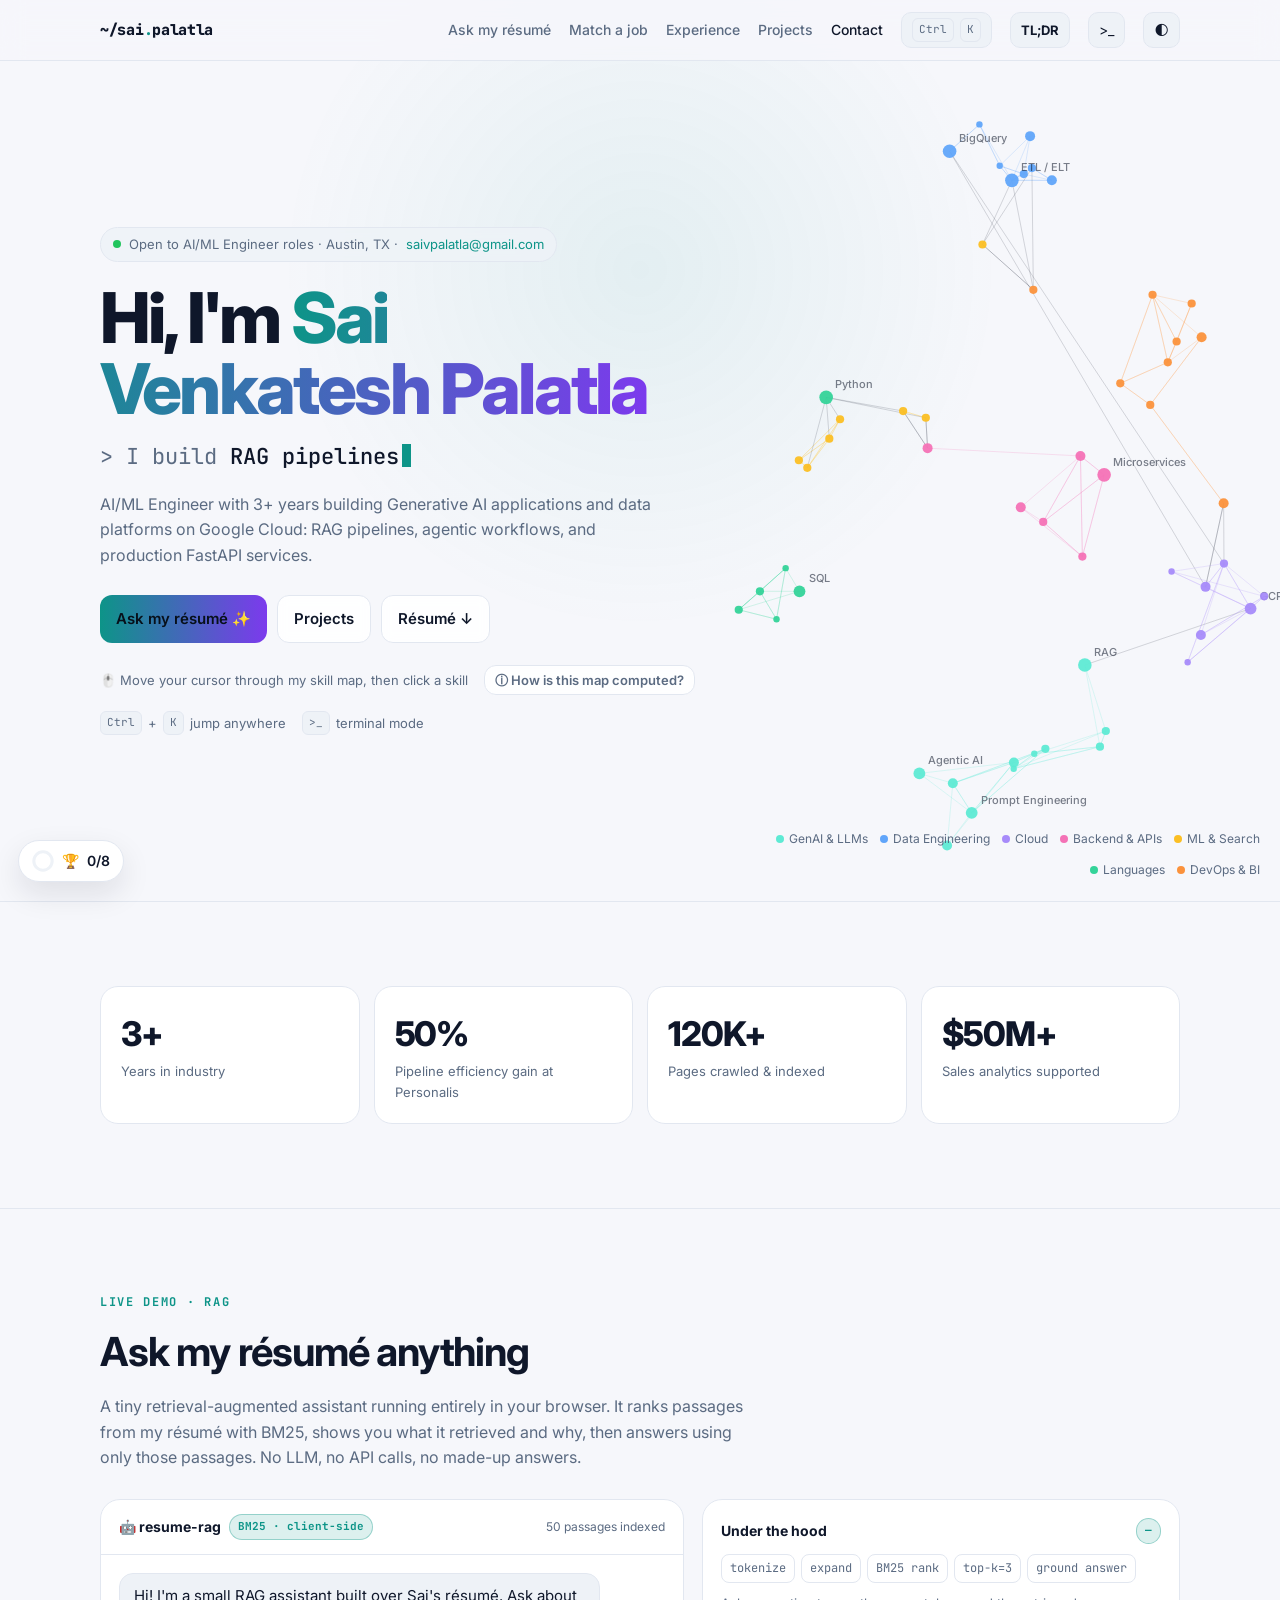
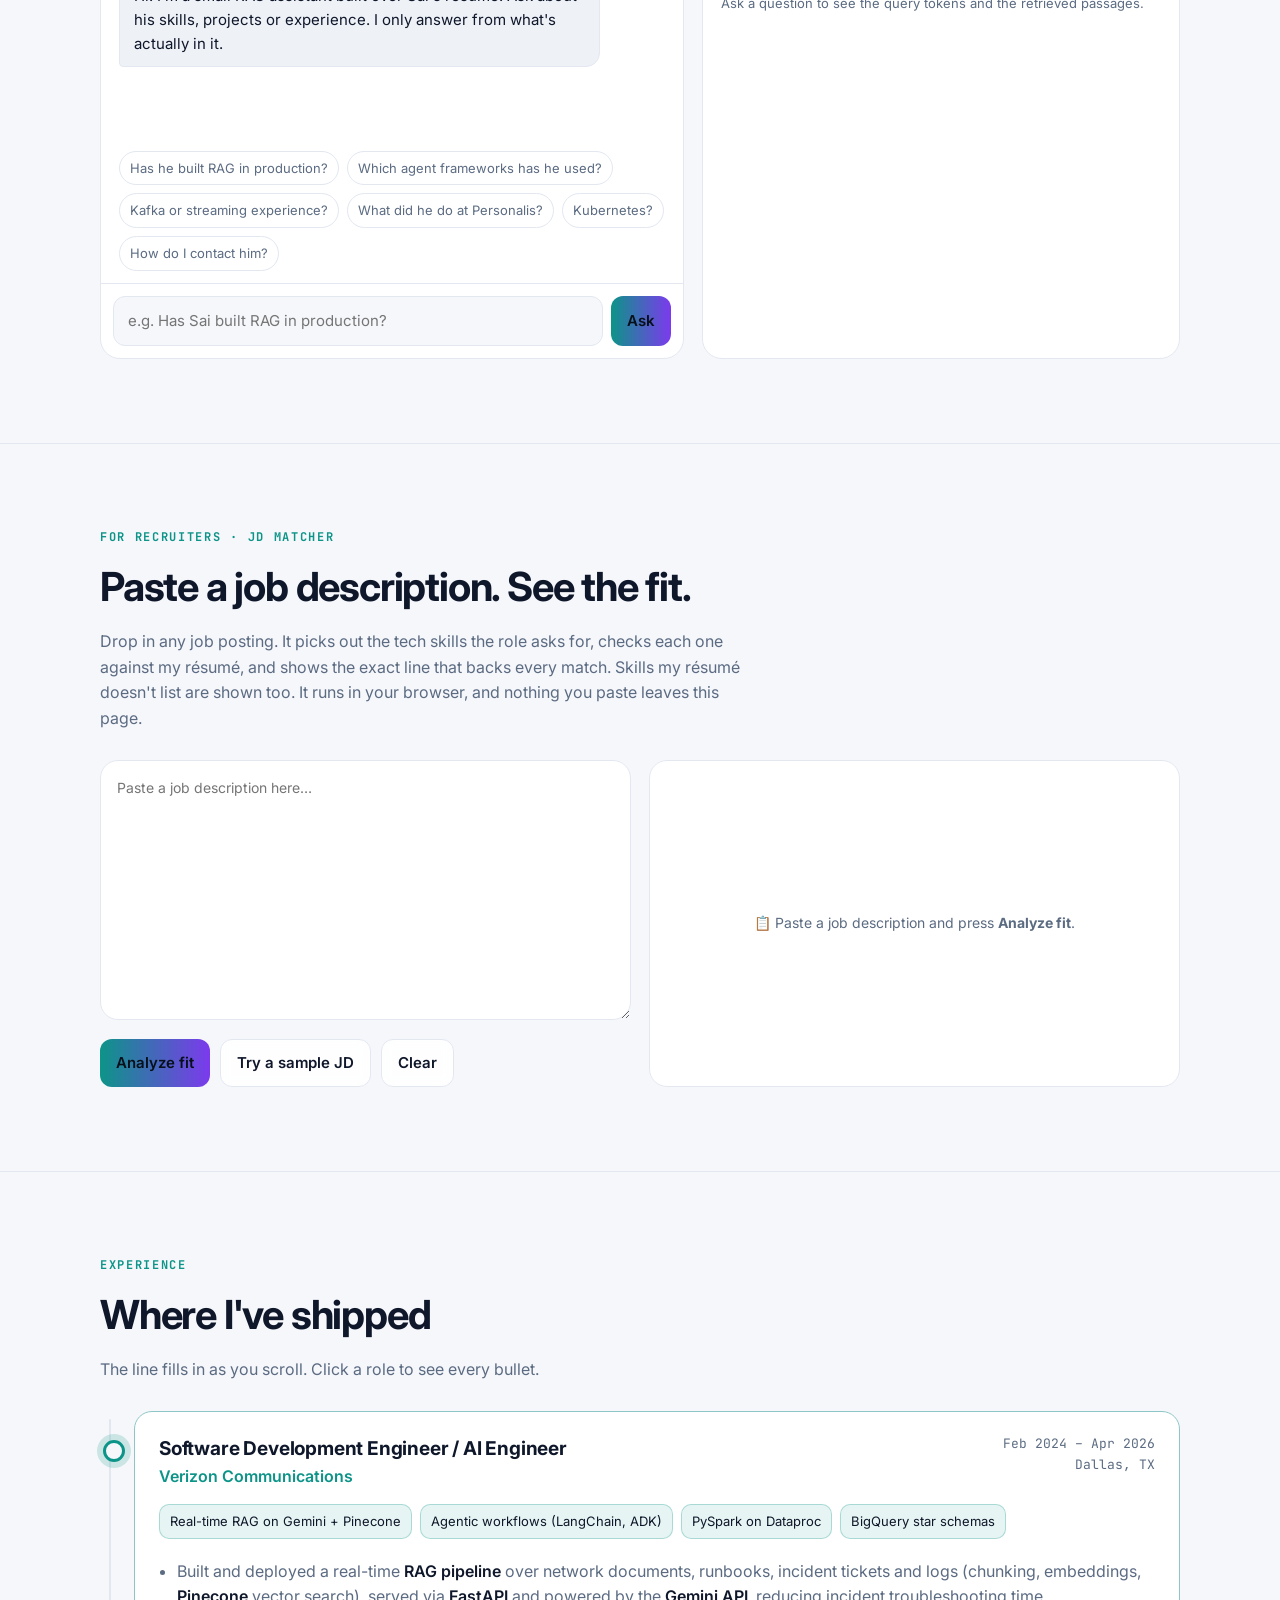
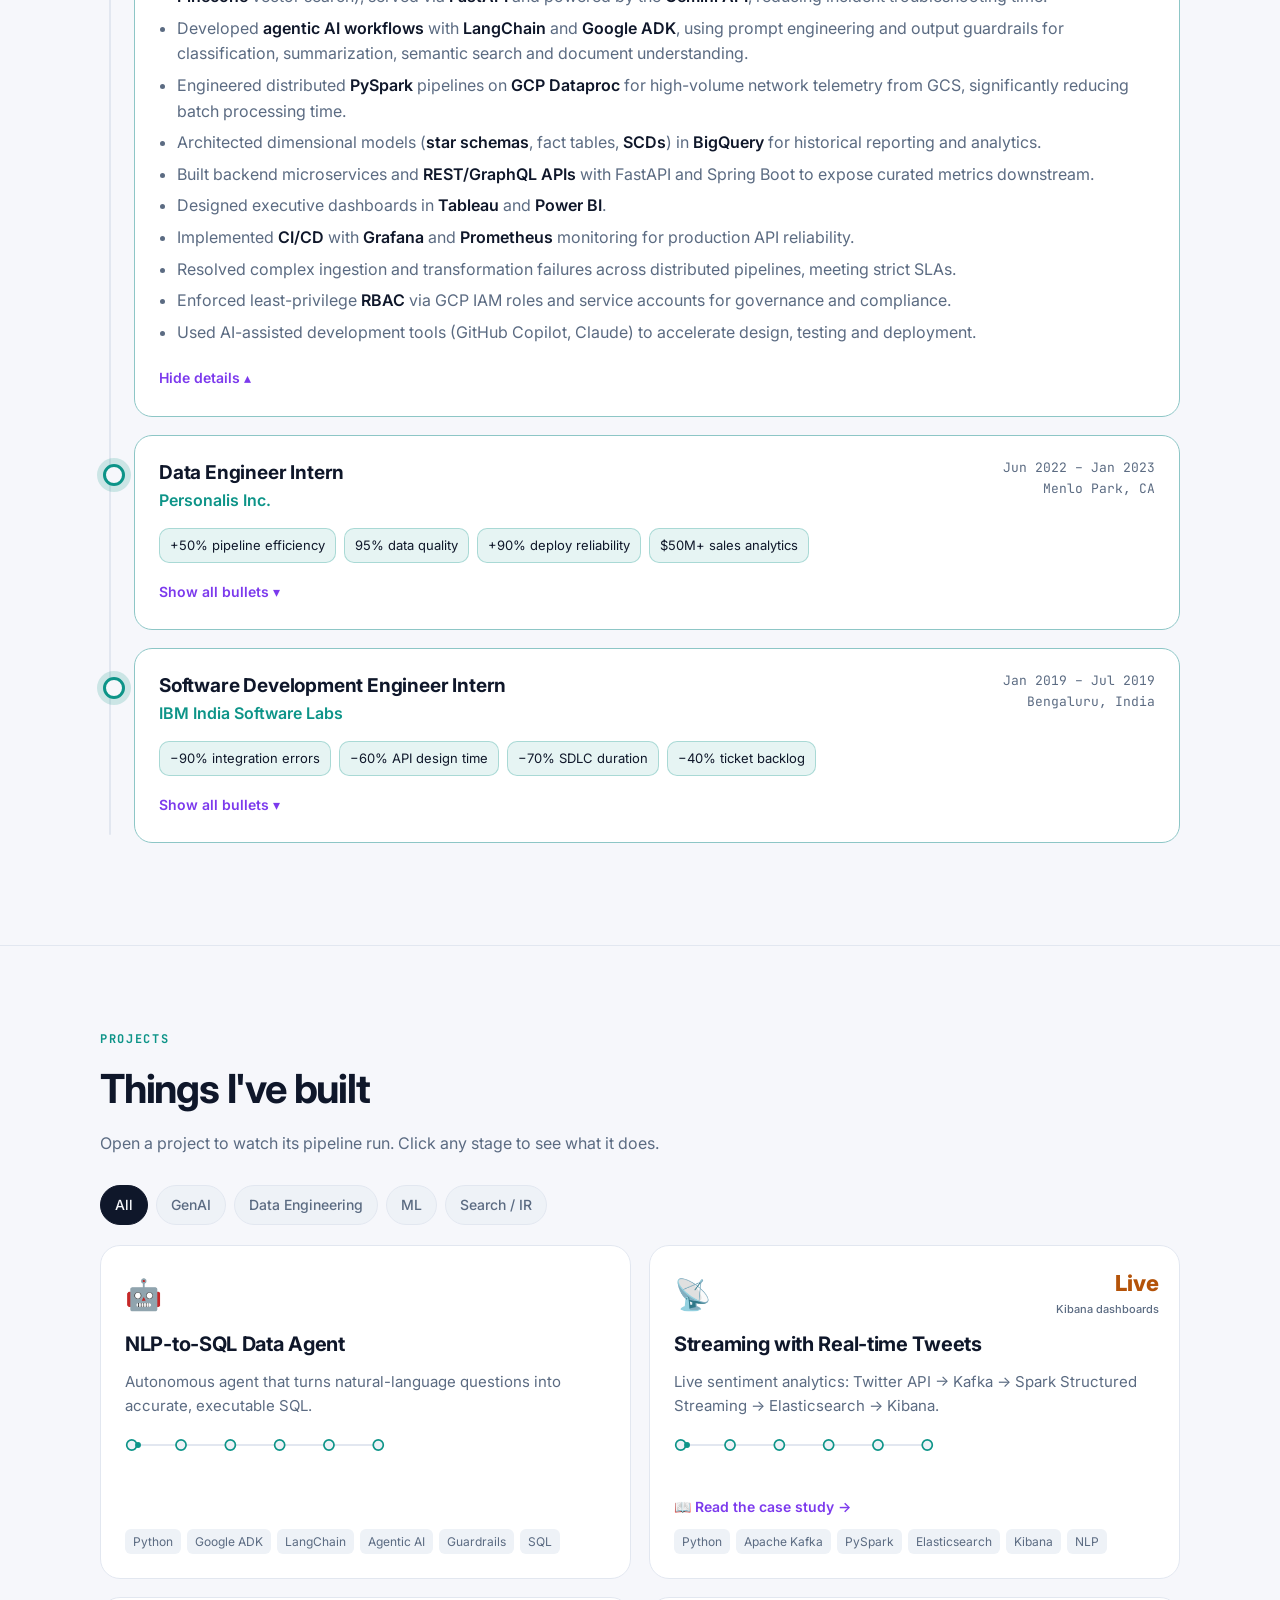
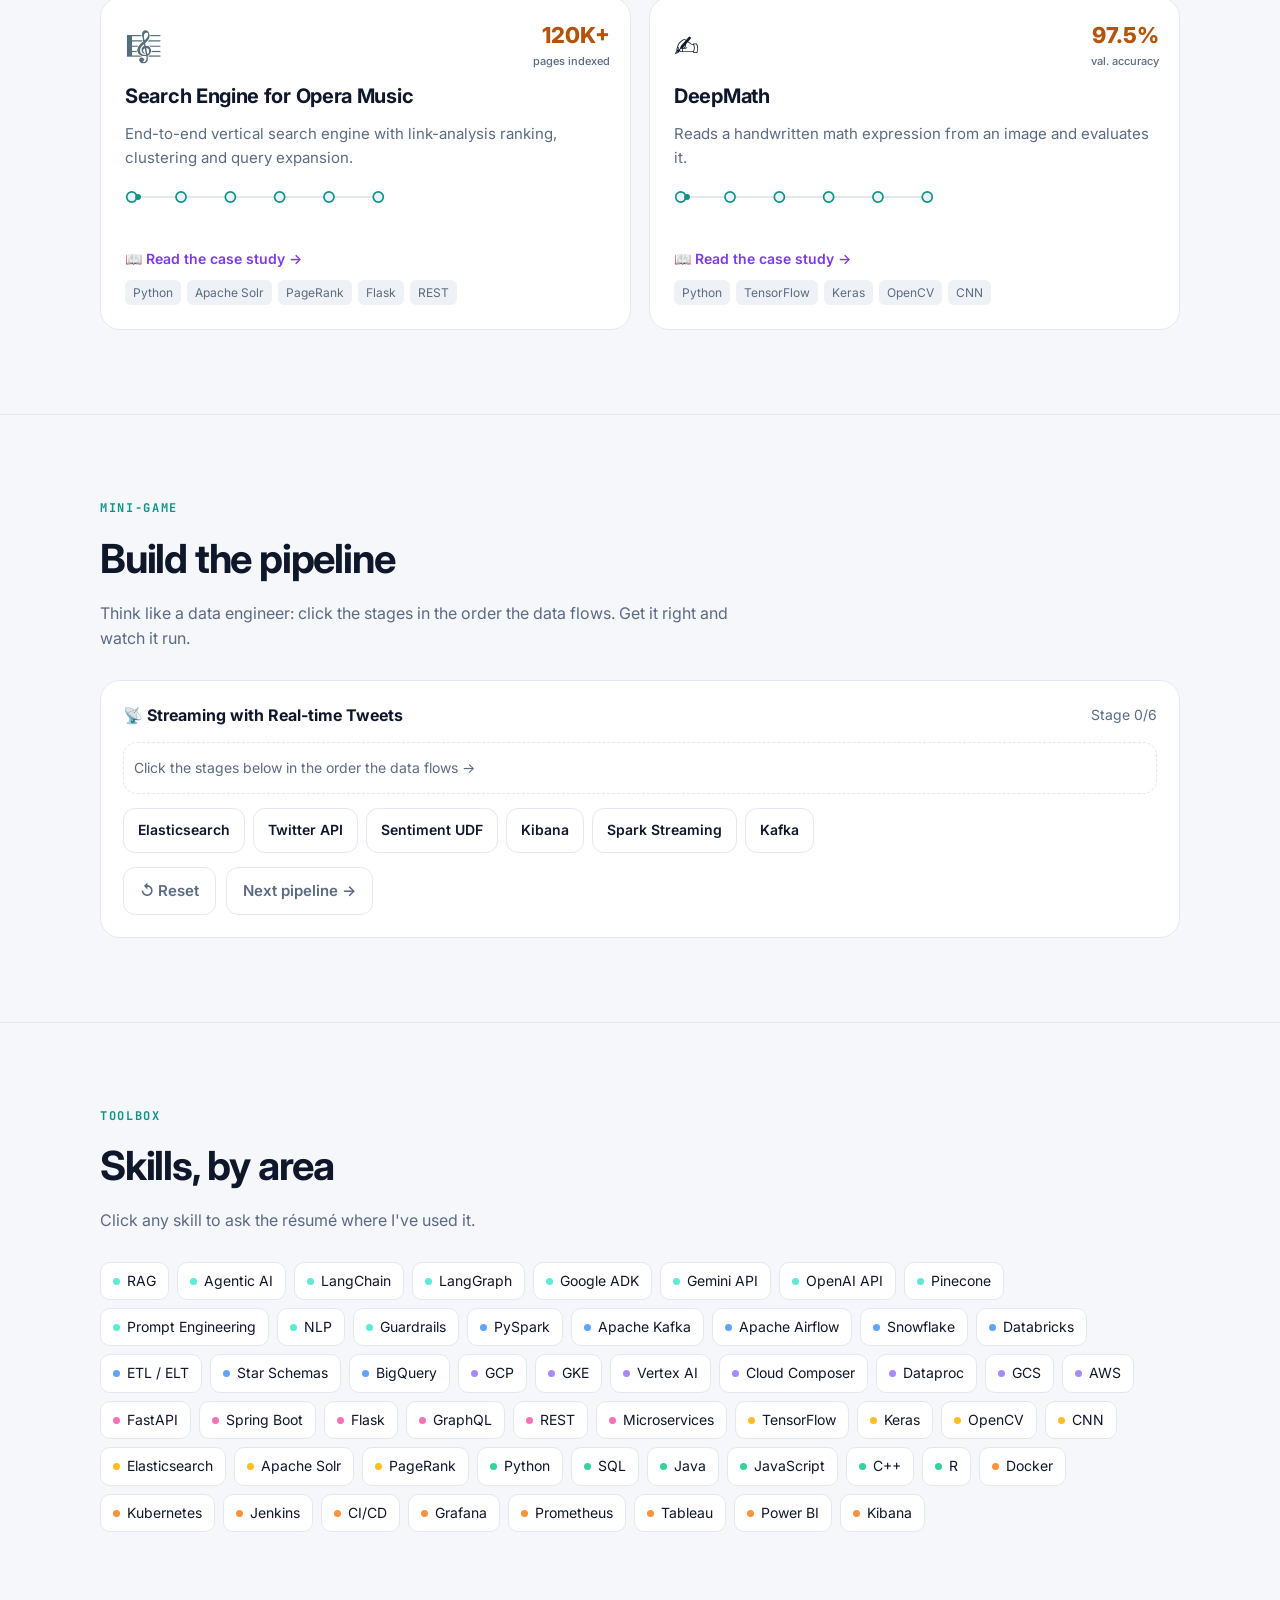
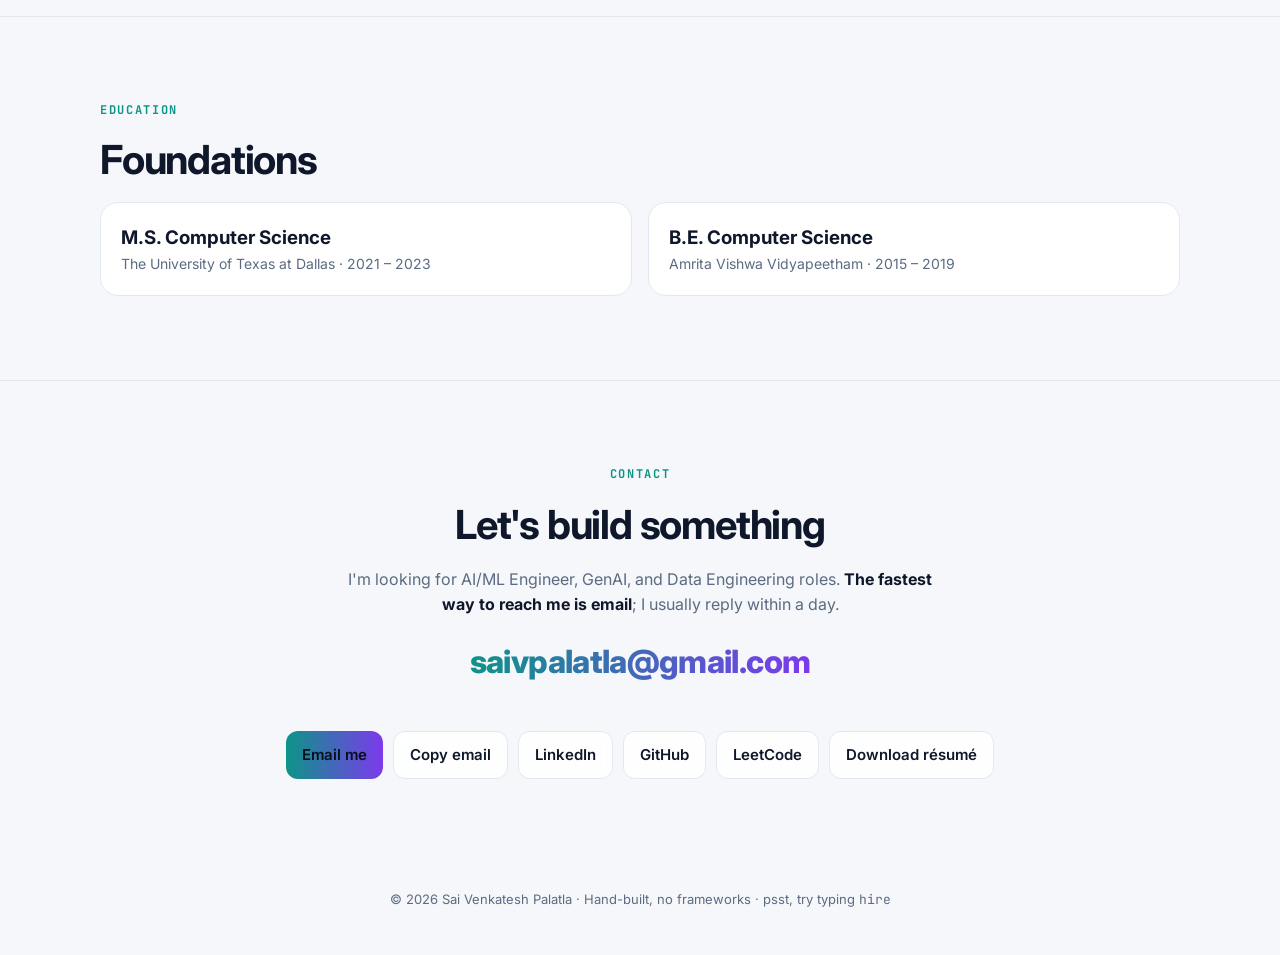
<file: index.html>
<!doctype html>
<html lang="en">
<head>
<meta charset="utf-8">
<meta name="viewport" content="width=device-width, initial-scale=1">
<title>Sai Venkatesh Palatla · AI/ML Engineer</title>
<meta name="description" content="Sai Venkatesh Palatla — AI/ML Engineer building RAG pipelines, agentic AI workflows, and scalable data platforms on Google Cloud. Open to AI/ML Engineer roles.">
<meta property="og:title" content="Sai Venkatesh Palatla · AI/ML Engineer">
<meta property="og:description" content="RAG pipelines · Agentic AI (LangChain, LangGraph, Google ADK) · Data Engineering on GCP. Ask my résumé anything.">
<meta property="og:type" content="website">
<meta property="og:url" content="https://saivenkateshp.github.io/">
<meta property="og:image" content="https://saivenkateshp.github.io/og.png">
<meta property="og:image:width" content="1200">
<meta property="og:image:height" content="630">
<meta property="og:image:alt" content="Sai Venkatesh Palatla, AI/ML Engineer: RAG pipelines, agentic AI, data engineering on GCP">
<meta name="twitter:card" content="summary_large_image">
<link rel="canonical" href="https://saivenkateshp.github.io/">
<link rel="icon" href="favicon.svg" type="image/svg+xml">
<script type="application/ld+json">{"@context": "https://schema.org", "@type": "Person", "name": "Sai Venkatesh Palatla", "url": "https://saivenkateshp.github.io/", "jobTitle": "AI/ML Engineer", "email": "mailto:saivpalatla@gmail.com", "image": "https://saivenkateshp.github.io/og.png", "sameAs": ["https://www.linkedin.com/in/saivenkateshp", "https://github.com/saivenkateshp", "https://leetcode.com/u/saivenkateshpalatla/"], "alumniOf": [{"@type": "CollegeOrUniversity", "name": "The University of Texas at Dallas"}, {"@type": "CollegeOrUniversity", "name": "Amrita Vishwa Vidyapeetham"}]}</script>
<link rel="preconnect" href="https://fonts.googleapis.com">
<link rel="preconnect" href="https://fonts.gstatic.com" crossorigin>
<link href="https://fonts.googleapis.com/css2?family=Inter:wght@400;500;600;700;800&family=JetBrains+Mono:wght@400;500;700&display=swap" rel="stylesheet">
<style>
:root{
  --bg:#070a12; --bg2:#0d1220; --card:#111827; --line:#1f2a3f; --text:#e8eef8; --muted:#8fa0b8;
  --accent:#5eead4; --accent2:#a78bfa; --warm:#fbbf24; --chip:#162033; --shadow:0 18px 40px rgba(0,0,0,.45);
  --glow:rgba(94,234,212,.10); --ok:#22c55e; --mx:50vw; --my:30vh;
}
:root[data-theme="light"]{
  --bg:#f6f7fb; --bg2:#ffffff; --card:#ffffff; --line:#e2e7f0; --text:#0f172a; --muted:#5b6b82;
  --accent:#0d9488; --accent2:#7c3aed; --warm:#b45309; --chip:#eef2f7; --shadow:0 12px 30px rgba(15,23,42,.10);
  --glow:rgba(13,148,136,.08);
}
*{box-sizing:border-box;margin:0;padding:0}
html{scroll-behavior:smooth}
body{background:var(--bg);color:var(--text);font:16px/1.6 Inter,system-ui,sans-serif;-webkit-font-smoothing:antialiased;transition:background .3s,color .3s;overflow-x:hidden}
a{color:inherit;text-decoration:none}
button{font:inherit;color:inherit}
.wrap{max-width:1120px;margin:0 auto;padding:0 20px}
.mono{font-family:"JetBrains Mono",ui-monospace,monospace}
kbd{font-family:"JetBrains Mono",monospace;font-size:11px;padding:2px 6px;border-radius:6px;border:1px solid var(--line);background:var(--chip);color:var(--muted)}
.sr{position:absolute;width:1px;height:1px;overflow:hidden;clip:rect(0 0 0 0)}

#spot{position:fixed;inset:0;pointer-events:none;z-index:0;background:radial-gradient(600px circle at var(--mx) var(--my),var(--glow),transparent 60%)}
main,nav,footer{position:relative;z-index:1}

nav{position:sticky;top:0;z-index:30;background:color-mix(in srgb,var(--bg) 78%,transparent);backdrop-filter:blur(12px);border-bottom:1px solid var(--line)}
nav .wrap{display:flex;align-items:center;justify-content:space-between;height:60px;gap:12px}
.logo{font-weight:800;letter-spacing:-.02em;font-family:"JetBrains Mono",monospace;font-size:15px}.logo span{color:var(--accent)}
.links{display:flex;gap:18px;align-items:center}
.links a{color:var(--muted);font-size:14px;font-weight:500;transition:color .2s}
.links a:hover,.links a.active{color:var(--text)}
.iconbtn{background:var(--chip);border:1px solid var(--line);border-radius:10px;height:36px;min-width:36px;padding:0 10px;cursor:pointer;font-size:14px;display:inline-flex;align-items:center;justify-content:center;gap:6px;transition:border-color .2s}
.iconbtn:hover{border-color:var(--accent)}
@media(max-width:820px){.links a.hide-sm,.hide-sm{display:none!important}}
@media(max-width:480px){.links{gap:8px}.iconbtn{padding:0 8px;min-width:34px}nav .wrap{padding:0 14px}.logo{font-size:14px}}

.hero{position:relative;min-height:calc(100vh - 60px);display:flex;align-items:center;overflow:hidden;padding:40px 0}
#space{position:absolute;inset:0;width:100%;height:100%;z-index:0;cursor:crosshair}
.hero .wrap{position:relative;z-index:1;pointer-events:none;width:100%}
.hero .wrap *{pointer-events:auto}
.hero-text{max-width:620px}
.pill{display:inline-flex;align-items:center;gap:8px;padding:6px 12px;border-radius:999px;background:color-mix(in srgb,var(--chip) 85%,transparent);border:1px solid var(--line);font-size:13px;color:var(--muted);backdrop-filter:blur(6px);flex-wrap:wrap}
.dot{width:8px;height:8px;border-radius:50%;background:var(--ok);box-shadow:0 0 0 0 rgba(34,197,94,.6);animation:pulse 2s infinite}
@keyframes pulse{70%{box-shadow:0 0 0 10px rgba(34,197,94,0)}100%{box-shadow:0 0 0 0 rgba(34,197,94,0)}}
h1{font-size:clamp(38px,6.4vw,70px);line-height:1.02;letter-spacing:-.04em;margin:20px 0 14px;font-weight:800}
.grad{background:linear-gradient(90deg,var(--accent),var(--accent2),var(--accent));background-size:200% auto;-webkit-background-clip:text;background-clip:text;color:transparent;animation:shine 6s linear infinite}
@keyframes shine{to{background-position:200% center}}
.typer{font-size:clamp(17px,2.4vw,22px);color:var(--muted);min-height:1.6em;font-family:"JetBrains Mono",monospace}
.typer b{color:var(--text);font-weight:500}
.caret{display:inline-block;width:9px;height:1.05em;background:var(--accent);vertical-align:-3px;margin-left:3px;animation:blink 1s steps(1) infinite}
@keyframes blink{50%{opacity:0}}
.lead{color:var(--muted);margin-top:18px;max-width:560px}
.cta{display:flex;gap:10px;flex-wrap:wrap;margin-top:26px}
.btn{display:inline-flex;align-items:center;gap:8px;padding:11px 16px;border-radius:12px;font-weight:600;font-size:15px;border:1px solid var(--line);background:color-mix(in srgb,var(--card) 88%,transparent);transition:transform .15s,border-color .2s;cursor:pointer;backdrop-filter:blur(6px)}
.btn:hover{transform:translateY(-2px);border-color:var(--accent)}
.btn.primary{background:linear-gradient(90deg,var(--accent),var(--accent2));color:#07101a;border:0}
.hint{margin-top:22px;font-size:13px;color:var(--muted);display:flex;gap:16px;flex-wrap:wrap;align-items:center}
.hint span{display:inline-flex;gap:6px;align-items:center}
.legend{position:absolute;right:20px;bottom:22px;z-index:1;font-size:12px;color:var(--muted);display:flex;gap:12px;flex-wrap:wrap;justify-content:flex-end;max-width:520px;pointer-events:none}
.legend i{display:inline-block;width:8px;height:8px;border-radius:50%;margin-right:5px}
.tip{position:absolute;z-index:3;pointer-events:none;padding:8px 10px;border-radius:10px;background:var(--bg2);border:1px solid var(--line);font-size:13px;box-shadow:var(--shadow);opacity:0;transform:translateY(4px);transition:opacity .15s,transform .15s;max-width:240px}
.tip.on{opacity:1;transform:none}
.tip small{display:block;color:var(--muted);font-size:11px}
@media(max-width:820px){.legend{display:none}#space{opacity:.28}}

section{padding:84px 0;border-top:1px solid var(--line);position:relative}
.eyebrow{font-size:12px;color:var(--accent);font-weight:700;letter-spacing:.14em;text-transform:uppercase;font-family:"JetBrains Mono",monospace}
h2{font-size:clamp(28px,3.8vw,40px);letter-spacing:-.03em;margin:8px 0 10px}
.sub{color:var(--muted);max-width:660px;margin-bottom:28px}

.stats{display:grid;grid-template-columns:repeat(4,1fr);gap:14px}
@media(max-width:820px){.stats{grid-template-columns:repeat(2,1fr)}}
.stat{background:var(--card);border:1px solid var(--line);border-radius:18px;padding:20px;transition:transform .2s ease,border-color .2s}
.stat .n{font-size:34px;font-weight:800;letter-spacing:-.03em}
.stat .l{color:var(--muted);font-size:13px}

.ask{display:grid;grid-template-columns:1.1fr .9fr;gap:18px}
@media(max-width:900px){.ask{grid-template-columns:1fr}}
.chat{background:var(--card);border:1px solid var(--line);border-radius:20px;display:flex;flex-direction:column;min-height:460px;overflow:hidden}
.chat-head{display:flex;justify-content:space-between;align-items:center;padding:14px 18px;border-bottom:1px solid var(--line);font-size:14px;gap:10px;flex-wrap:wrap}
.chat-head b{display:flex;gap:8px;align-items:center}
.badge{font-size:11px;padding:3px 8px;border-radius:999px;background:color-mix(in srgb,var(--accent) 14%,transparent);color:var(--accent);border:1px solid color-mix(in srgb,var(--accent) 35%,transparent);font-family:"JetBrains Mono",monospace;white-space:nowrap}
.log{flex:1;overflow:auto;padding:18px;display:flex;flex-direction:column;gap:12px;max-height:440px}
.msg{max-width:88%;padding:10px 14px;border-radius:14px;font-size:15px;animation:pop .25s ease both}
.msg.me{align-self:flex-end;background:linear-gradient(90deg,var(--accent),var(--accent2));color:#07101a;border-bottom-right-radius:4px}
.msg.bot{align-self:flex-start;background:var(--chip);border:1px solid var(--line);border-bottom-left-radius:4px}
mark{background:color-mix(in srgb,var(--warm) 30%,transparent);color:inherit;border-radius:3px;padding:0 2px}
.msg .src{display:block;margin-top:6px;font-size:12px;color:var(--muted)}
.thinking{display:inline-flex;gap:4px}.thinking i{width:6px;height:6px;border-radius:50%;background:var(--muted);animation:bounce 1s infinite}.thinking i:nth-child(2){animation-delay:.15s}.thinking i:nth-child(3){animation-delay:.3s}
@keyframes bounce{50%{transform:translateY(-4px);opacity:.5}}
.suggest{display:flex;gap:8px;flex-wrap:wrap;padding:0 18px 12px}
.suggest button{font-size:13px;padding:6px 10px;border-radius:999px;border:1px solid var(--line);background:transparent;color:var(--muted);cursor:pointer}
.suggest button:hover{color:var(--text);border-color:var(--accent)}
.ask-form{display:flex;gap:8px;padding:12px;border-top:1px solid var(--line)}
.ask-form input{flex:1;min-width:0;background:var(--bg);border:1px solid var(--line);border-radius:12px;padding:12px 14px;color:var(--text);font:inherit;font-size:15px;outline:none}
.ask-form input:focus{border-color:var(--accent)}
.retrieval{background:var(--card);border:1px solid var(--line);border-radius:20px;padding:18px;display:flex;flex-direction:column;gap:10px}
.retrieval h3{font-size:14px;display:flex;justify-content:space-between;align-items:center}
.retrieval .muted{color:var(--muted);font-size:13px}
.steps{display:flex;gap:6px;flex-wrap:wrap;font-size:12px;font-family:"JetBrains Mono",monospace}
.steps span{padding:4px 8px;border-radius:8px;border:1px solid var(--line);color:var(--muted);transition:all .25s}
.steps span.on{color:#07101a;background:var(--accent);border-color:var(--accent)}
.hit{border:1px solid var(--line);border-radius:12px;padding:10px 12px;font-size:13px;animation:pop .3s ease both;background:var(--bg2)}
.hit .top{display:flex;justify-content:space-between;gap:10px;color:var(--muted);font-size:12px;margin-bottom:6px}
.bar{height:5px;border-radius:5px;background:var(--chip);overflow:hidden;margin-top:8px}
.bar i{display:block;height:100%;background:linear-gradient(90deg,var(--accent),var(--accent2));width:0;transition:width .7s cubic-bezier(.2,.8,.2,1)}

.tl{position:relative;padding-left:34px}
.rail{position:absolute;left:9px;top:8px;bottom:8px;width:2px;background:var(--line);border-radius:2px}
.rail i{position:absolute;left:0;top:0;width:100%;height:var(--p,0%);background:linear-gradient(var(--accent),var(--accent2));border-radius:2px;box-shadow:0 0 12px var(--accent)}
.job{position:relative;background:var(--card);border:1px solid var(--line);border-radius:18px;padding:22px 24px;margin-bottom:18px;transition:border-color .3s}
.job:before{content:"";position:absolute;left:-32px;top:28px;width:16px;height:16px;border-radius:50%;background:var(--bg);border:3px solid var(--line);transition:border-color .3s,box-shadow .3s}
.job.lit{border-color:color-mix(in srgb,var(--accent) 40%,var(--line))}
.job.lit:before{border-color:var(--accent);box-shadow:0 0 0 6px color-mix(in srgb,var(--accent) 18%,transparent)}
.job header{display:flex;justify-content:space-between;gap:12px;flex-wrap:wrap;cursor:pointer}
.job h3{font-size:19px;letter-spacing:-.01em}
.job .co{color:var(--accent);font-weight:600}
.job .meta{color:var(--muted);font-size:13px;text-align:right;font-family:"JetBrains Mono",monospace}
.wins{display:flex;flex-wrap:wrap;gap:8px;margin:14px 0 4px}
.win{font-size:13px;padding:6px 10px;border-radius:10px;background:color-mix(in srgb,var(--accent) 10%,transparent);border:1px solid color-mix(in srgb,var(--accent) 28%,transparent);opacity:0;transform:translateY(6px);transition:opacity .4s,transform .4s}
.job.lit .win{opacity:1;transform:none}
.more{margin-top:10px;background:none;border:0;color:var(--accent2);font-weight:600;font-size:14px;cursor:pointer;padding:4px 0}
.bul{display:grid;grid-template-rows:0fr;transition:grid-template-rows .35s ease}
.bul>div{overflow:hidden}
.job.open .bul{grid-template-rows:1fr}
.bul ul{padding:10px 0 2px 18px;color:var(--muted)}
.bul li{margin:6px 0}.bul li b{color:var(--text);font-weight:600}

.chips{display:flex;flex-wrap:wrap;gap:8px}
.chip{padding:7px 12px;border-radius:10px;background:var(--card);border:1px solid var(--line);font-size:14px;cursor:pointer;transition:border-color .2s,transform .15s}
.chip:hover{border-color:var(--accent);transform:translateY(-2px)}
.chip i{display:inline-block;width:7px;height:7px;border-radius:50%;margin-right:7px;vertical-align:1px}

.filters{display:flex;gap:8px;flex-wrap:wrap;margin-bottom:20px;align-items:center}
.tab{padding:8px 14px;border-radius:999px;background:var(--chip);border:1px solid var(--line);color:var(--muted);font-size:14px;font-weight:500;cursor:pointer;transition:all .2s}
.tab:hover{color:var(--text)}
.tab.on{background:var(--text);color:var(--bg);border-color:var(--text)}
.grid{display:grid;grid-template-columns:repeat(2,1fr);gap:18px}
@media(max-width:780px){.grid{grid-template-columns:1fr}}
.proj{background:var(--card);border:1px solid var(--line);border-radius:20px;padding:24px;cursor:pointer;transition:transform .2s ease,border-color .2s,box-shadow .2s;display:flex;flex-direction:column;gap:10px;position:relative;overflow:hidden}
.proj:after{content:"";position:absolute;inset:0;background:radial-gradient(400px circle at var(--lx,50%) var(--ly,50%),color-mix(in srgb,var(--accent) 12%,transparent),transparent 50%);opacity:0;transition:opacity .2s;pointer-events:none}
.proj:hover{border-color:var(--accent);box-shadow:var(--shadow)}
.proj:hover:after{opacity:1}
.proj .emoji{font-size:30px}
.proj h3{font-size:20px;letter-spacing:-.015em;padding-right:90px}
.proj p{color:var(--muted);font-size:15px}
.proj .tags{display:flex;flex-wrap:wrap;gap:6px;margin-top:auto}
.tag{font-size:12px;padding:3px 8px;border-radius:6px;background:var(--chip);color:var(--muted)}
.metric{position:absolute;top:20px;right:20px;font-weight:800;font-size:22px;color:var(--warm);text-align:right}
.metric small{display:block;font-size:11px;font-weight:500;color:var(--muted)}
.proj.hide{display:none}
.mini{height:30px;width:100%;max-width:260px;margin-top:2px}
.mini line{stroke:var(--line);stroke-width:2}
.mini circle.n{fill:var(--chip);stroke:var(--accent);stroke-width:1.5}
.mini circle.p{fill:var(--accent)}

.overlay{position:fixed;inset:0;background:rgba(3,6,12,.62);backdrop-filter:blur(6px);display:none;align-items:center;justify-content:center;padding:16px;z-index:60}
.overlay.on{display:flex}
.sheet{background:var(--bg2);border:1px solid var(--line);border-radius:22px;max-width:820px;width:100%;max-height:90vh;overflow:auto;padding:28px;box-shadow:var(--shadow);animation:pop .25s ease}
.sheet h3{font-size:26px;letter-spacing:-.02em;margin-bottom:6px}
.pipe{width:100%;height:auto;margin:18px 0 6px;overflow:visible}
.pipe .edge{stroke:var(--line);stroke-width:2.5;fill:none}
.pipe .stage rect{fill:var(--chip);stroke:var(--line);stroke-width:1.5;transition:all .2s}
.pipe .stage text{fill:var(--text);font:600 12px Inter,sans-serif;text-anchor:middle;dominant-baseline:middle;pointer-events:none}
.pipe .stage{cursor:pointer;outline:none}
.pipe .stage:hover rect,.pipe .stage.on rect,.pipe .stage:focus rect{stroke:var(--accent);fill:color-mix(in srgb,var(--accent) 16%,var(--chip))}
.pipe .pkt{fill:var(--accent)}
.stageinfo{min-height:64px;border:1px dashed var(--line);border-radius:12px;padding:12px 14px;color:var(--muted);font-size:14px;margin-bottom:14px}
.stageinfo b{color:var(--text)}
.sheet ul{padding-left:18px;color:var(--muted)}
.sheet li{margin:7px 0}.sheet li b{color:var(--text)}
.row{display:flex;gap:10px;margin-top:20px;flex-wrap:wrap}

.pal{max-width:560px;width:100%;background:var(--bg2);border:1px solid var(--line);border-radius:16px;box-shadow:var(--shadow);overflow:hidden;align-self:flex-start;margin-top:12vh;animation:pop .2s ease}
.pal input{width:100%;padding:16px 18px;background:transparent;border:0;border-bottom:1px solid var(--line);color:var(--text);font:inherit;font-size:16px;outline:none}
.pal ul{list-style:none;max-height:50vh;overflow:auto;padding:6px}
.pal li{padding:10px 12px;border-radius:10px;display:flex;justify-content:space-between;gap:10px;cursor:pointer;font-size:14px}
.pal li small{color:var(--muted)}
.pal li.sel{background:var(--chip)}
.pal .foot{padding:8px 14px;border-top:1px solid var(--line);font-size:12px;color:var(--muted);display:flex;gap:14px}

.term{position:fixed;inset:0;z-index:70;background:#05070c;color:#d1fae5;font:14px/1.55 "JetBrains Mono",monospace;display:none;flex-direction:column}
.term.on{display:flex}
.term .bar2{display:flex;align-items:center;gap:8px;padding:10px 14px;background:#0b0f17;border-bottom:1px solid #1b2333;color:#7d8aa3;font-size:12px}
.term .bar2 i{width:12px;height:12px;border-radius:50%;display:inline-block}
.term .bar2 button{margin-left:auto;background:none;border:1px solid #1b2333;color:#7d8aa3;border-radius:8px;padding:3px 10px;cursor:pointer}
.term .out{flex:1;overflow:auto;padding:16px 18px;white-space:pre-wrap;word-break:break-word}
.term .ln{display:flex;gap:8px;padding:0 18px 18px}
.term .ps{color:#5eead4;white-space:nowrap}
.term input{flex:1;min-width:0;background:transparent;border:0;outline:none;color:#e8eef8;font:inherit;caret-color:#5eead4}
.term .c1{color:#5eead4}.term .c2{color:#a78bfa}.term .c3{color:#fbbf24}.term .dim{color:#64748b}.term .err{color:#f87171}
.term a{color:#93c5fd;text-decoration:underline}
.term mark{background:rgba(251,191,36,.25)}
@media(max-width:600px){.term .banner{font-size:8px}}

.edu{display:grid;grid-template-columns:repeat(2,1fr);gap:16px}
@media(max-width:720px){.edu{grid-template-columns:1fr}}
.card{background:var(--card);border:1px solid var(--line);border-radius:18px;padding:20px;transition:transform .2s ease}
.card .muted{color:var(--muted);font-size:14px}
.contact{text-align:center}
.contact p{color:var(--muted);max-width:600px;margin:0 auto 18px}
.contact .big{font-size:clamp(20px,3.4vw,32px);font-weight:800;letter-spacing:-.02em;display:inline-block;margin-bottom:18px;background:linear-gradient(90deg,var(--accent),var(--accent2));-webkit-background-clip:text;background-clip:text;color:transparent;word-break:break-all}
footer{color:var(--muted);font-size:13px;text-align:center;padding:26px 0 44px}
.reveal{opacity:0;transform:translateY(16px);transition:opacity .6s ease,transform .6s ease}
.reveal.in{opacity:1;transform:none}
@keyframes pop{from{opacity:0;transform:translateY(6px) scale(.98)}to{opacity:1;transform:none}}

#confetti{position:fixed;inset:0;pointer-events:none;z-index:90;width:100%;height:100%}
.toast{position:fixed;left:50%;bottom:26px;transform:translate(-50%,30px);opacity:0;pointer-events:none;z-index:95;background:var(--bg2);border:1px solid var(--accent);border-radius:16px;padding:14px 18px;box-shadow:var(--shadow);display:flex;gap:12px;align-items:center;transition:all .35s cubic-bezier(.2,.8,.2,1);width:max-content;max-width:calc(100vw - 32px);flex-wrap:wrap;justify-content:center}
.toast.on{opacity:1;transform:translate(-50%,0);pointer-events:auto}
.toast .btn{padding:8px 12px;font-size:14px}

/* TL;DR */
#tldr{z-index:65;align-items:flex-start;overflow:auto}
.tlcard{background:var(--bg2);border:1px solid var(--line);border-radius:24px;max-width:860px;width:100%;margin:4vh auto;padding:30px;box-shadow:var(--shadow);animation:pop .25s ease;position:relative}
.tlcard .top{padding-right:48px}
.tlcard .top>[data-close]{position:absolute;top:18px;right:18px}
.tlcard h3{font-size:clamp(26px,4vw,36px);letter-spacing:-.03em;line-height:1.1}
.tlcard .role{color:var(--accent);font-weight:600;margin-top:4px}
.facts{display:grid;grid-template-columns:repeat(4,1fr);gap:10px;margin:20px 0}
@media(max-width:700px){.facts{grid-template-columns:repeat(2,1fr)}}
.fact{border:1px solid var(--line);border-radius:14px;padding:10px 12px;background:var(--card)}
.fact small{display:block;color:var(--muted);font-size:11px;text-transform:uppercase;letter-spacing:.08em;font-family:"JetBrains Mono",monospace}
.fact b{font-size:14px}
.wins5{list-style:none;display:grid;gap:8px;counter-reset:w}
.wins5 li{display:flex;gap:12px;align-items:flex-start;padding:10px 12px;border-radius:12px;background:var(--card);border:1px solid var(--line);font-size:15px}
.wins5 li:before{counter-increment:w;content:counter(w);flex:none;width:24px;height:24px;border-radius:50%;display:grid;place-items:center;font-size:12px;font-weight:700;background:linear-gradient(90deg,var(--accent),var(--accent2));color:#07101a}
.wins5 b{color:var(--accent)}
.wins5 small{display:block;color:var(--muted);font-size:12px}
.tlsk{display:flex;flex-wrap:wrap;gap:6px;margin:16px 0}
.tlnote{color:var(--muted);font-size:13px;margin-top:14px}
#tldrBtn{font-weight:700;font-size:13px}
@media print{body>*:not(#tldr){display:none!important}#tldr{position:static;display:block;background:none}.tlcard{box-shadow:none;border:0;margin:0}.tlcard .row,.tlcard [data-close]{display:none!important}}

/* scroll progress */
#prog{position:fixed;top:0;left:0;height:3px;width:100%;transform-origin:0 50%;transform:scaleX(var(--sp,0));background:linear-gradient(90deg,var(--accent),var(--accent2));z-index:40;box-shadow:0 0 10px var(--accent)}

/* boot intro */
#boot{position:fixed;inset:0;z-index:100;background:#05070c;color:#d1fae5;font:14px/1.7 "JetBrains Mono",monospace;display:flex;align-items:center;justify-content:center;transition:opacity .45s ease,visibility .45s;cursor:pointer}
#boot.gone{opacity:0;visibility:hidden}
#boot pre{white-space:pre-wrap;max-width:560px;width:calc(100% - 40px)}
#boot .ok{color:#22c55e}#boot .k{color:#5eead4}#boot small{color:#64748b;display:block;margin-top:14px}

/* JD matcher */
.jd{display:grid;grid-template-columns:1fr 1fr;gap:18px}
@media(max-width:900px){.jd{grid-template-columns:1fr}}
.jd textarea{width:100%;min-height:260px;resize:vertical;background:var(--card);border:1px solid var(--line);border-radius:18px;padding:16px;color:var(--text);font:14px/1.55 Inter,sans-serif;outline:none}
.jd textarea:focus{border-color:var(--accent)}
.jd .row{margin-top:12px}
.jdres{background:var(--card);border:1px solid var(--line);border-radius:18px;padding:20px;display:flex;flex-direction:column;gap:14px;min-height:260px}
.gauge{display:flex;gap:18px;align-items:center}
.gauge svg{width:120px;height:120px;flex:none}
.gauge .trk{stroke:var(--chip);stroke-width:12;fill:none}
.gauge .val{stroke:url(#gg);stroke-width:12;fill:none;stroke-linecap:round;transition:stroke-dashoffset 1.1s cubic-bezier(.2,.8,.2,1);transform:rotate(-90deg);transform-origin:60px 60px}
.gauge .pct{font:800 28px Inter,sans-serif;fill:var(--text);text-anchor:middle;dominant-baseline:middle}
.gauge p{color:var(--muted);font-size:14px}
.gauge b{color:var(--text)}
.mchips{display:flex;flex-wrap:wrap;gap:6px}
.mchip{font-size:13px;padding:5px 10px;border-radius:999px;border:1px solid var(--line);cursor:pointer;background:var(--bg2);transition:border-color .2s}
.mchip.y{border-color:color-mix(in srgb,var(--ok) 55%,var(--line));background:color-mix(in srgb,var(--ok) 10%,var(--bg2))}
.mchip.y:before{content:"✓ ";color:var(--ok);font-weight:700}
.mchip.n{color:var(--muted);border-style:dashed;cursor:default}
.mchip.sel{outline:2px solid var(--accent)}
.evidence{font-size:14px;color:var(--muted);border-left:3px solid var(--accent);padding:6px 12px;background:var(--bg2);border-radius:0 10px 10px 0;min-height:44px}
.evidence b{color:var(--text)}
.jdres h4{font-size:13px;text-transform:uppercase;letter-spacing:.1em;color:var(--muted);font-family:"JetBrains Mono",monospace}
.empty{color:var(--muted);font-size:14px;margin:auto;text-align:center}

/* puzzle */
.puz{background:var(--card);border:1px solid var(--line);border-radius:20px;padding:22px}
.puz .goal{display:flex;justify-content:space-between;gap:12px;flex-wrap:wrap;align-items:center;margin-bottom:14px}
.puz .goal span{color:var(--muted);font-size:14px}
.slots{display:flex;gap:8px;flex-wrap:wrap;align-items:center;min-height:52px;padding:10px;border:1px dashed var(--line);border-radius:14px;margin-bottom:14px;position:relative}
.slots .ph{color:var(--muted);font-size:14px}
.pc{padding:10px 14px;border-radius:12px;border:1px solid var(--line);background:var(--bg2);font-weight:600;font-size:14px;cursor:pointer;transition:transform .15s,border-color .2s,opacity .2s;user-select:none}
.pc:hover{transform:translateY(-2px);border-color:var(--accent)}
.pc.used{opacity:.25;pointer-events:none}
.slots .pc{cursor:default;border-color:var(--accent);background:color-mix(in srgb,var(--accent) 12%,var(--bg2))}
.slots .arr{color:var(--accent)}
.pool{display:flex;gap:8px;flex-wrap:wrap}
.shake{animation:shake .4s}
@keyframes shake{20%,60%{transform:translateX(-6px)}40%,80%{transform:translateX(6px)}}
.flowdone .pc{animation:glow 1.2s ease}
@keyframes glow{50%{box-shadow:0 0 0 4px color-mix(in srgb,var(--accent) 35%,transparent)}}
.pmeta{display:flex;gap:10px;flex-wrap:wrap;align-items:center;margin-top:14px;font-size:14px;color:var(--muted)}

/* achievements */
#trophy{position:fixed;left:18px;bottom:18px;z-index:45;display:flex;align-items:center;gap:8px;padding:9px 13px;border-radius:999px;background:var(--bg2);border:1px solid var(--line);box-shadow:var(--shadow);cursor:pointer;font-size:14px;font-weight:600;transition:transform .2s,border-color .2s}
#trophy:hover{transform:translateY(-2px);border-color:var(--accent)}
#trophy.bump{animation:bump .6s}
@keyframes bump{30%{transform:scale(1.18)}60%{transform:scale(.96)}}
#trophy .ring{width:22px;height:22px}
#achv{position:fixed;left:18px;bottom:70px;z-index:46;width:300px;max-width:calc(100vw - 36px);background:var(--bg2);border:1px solid var(--line);border-radius:16px;box-shadow:var(--shadow);padding:14px;display:none}
#achv.on{display:block;animation:pop .2s ease}
#achv h4{font-size:14px;margin-bottom:8px;display:flex;justify-content:space-between}
#achv li{list-style:none;display:flex;gap:10px;align-items:flex-start;padding:7px 4px;font-size:13px;border-top:1px solid var(--line)}
#achv li i{font-style:normal;width:22px;text-align:center;filter:grayscale(1);opacity:.45}
#achv li.got i{filter:none;opacity:1}
#achv li small{display:block;color:var(--muted)}
#achv li.got b{color:var(--accent)}

/* live github */
.gh{display:flex;gap:10px;flex-wrap:wrap;font-size:12px;color:var(--muted);font-family:"JetBrains Mono",monospace;min-height:16px}
.gh .live{color:var(--ok)}
.caselink{font-size:14px;font-weight:600;color:var(--accent2);align-self:flex-start;position:relative;z-index:1}
.caselink:hover{text-decoration:underline}

/* magnetic */
.mag{transition:transform .25s cubic-bezier(.2,.8,.2,1)}

@media (prefers-reduced-motion:reduce){*{animation:none!important;transition:none!important}.reveal,.win{opacity:1!important;transform:none!important}}
.skip{position:absolute;left:12px;top:-60px;z-index:9999;background:var(--accent);color:#04121a;padding:10px 14px;border-radius:10px;font-weight:700;transition:top .15s}
.skip:focus{top:12px}
:focus-visible{outline:2px solid var(--accent);outline-offset:2px}
.pipe .stage:focus-visible rect{stroke:var(--accent);stroke-width:2.5}
.pal input:focus-visible,.term input:focus-visible{outline:none;box-shadow:inset 0 -2px 0 var(--accent)}
@media (hover:none){#spot{display:none}}
</style>
</head>
<body>
<div id="spot" aria-hidden="true"></div>
<div id="prog" aria-hidden="true"></div>
<div id="boot" aria-hidden="true" style="display:none"><pre id="bootlog"></pre></div>
<script>try{if(!/tldr/i.test(location.hash+location.search)&&!sessionStorage.getItem("booted")&&!matchMedia("(prefers-reduced-motion: reduce)").matches)document.getElementById("boot").style.display="flex"}catch(e){}</script>

<a class="skip" href="#main">Skip to content</a>
<nav><div class="wrap">
  <a class="logo" href="#top">~/sai<span>.</span>palatla</a>
  <div class="links">
    <a href="#ask" class="hide-sm">Ask my résumé</a>
    <a href="#match" class="hide-sm">Match a job</a>
    <a href="#experience" class="hide-sm">Experience</a>
    <a href="#projects">Projects</a>
    <a href="#contact" class="hide-sm">Contact</a>
    <button class="iconbtn hide-sm" id="palBtn" aria-label="Open command palette"><kbd>Ctrl</kbd><kbd>K</kbd></button>
    <button class="iconbtn" id="tldrBtn" aria-label="Recruiter TL;DR: one-screen summary" title="Recruiter TL;DR">TL;DR</button>
    <button class="iconbtn" id="termBtn" aria-label="Open terminal mode" title="Terminal mode">&gt;_</button>
    <button class="iconbtn" id="themeBtn" aria-label="Toggle theme" title="Toggle theme">🌓</button>
  </div>
</div></nav>

<main id="main" tabindex="-1">
<header class="hero" id="top">
  <canvas id="space" role="img" aria-label="Interactive map of Sai's skills grouped by area. Hover a node to see a skill; click it to ask the résumé about it."></canvas>
  <div class="tip" id="tip"></div>
  <div class="wrap"><div class="hero-text">
    <span class="pill"><span class="dot"></span>Open to AI/ML Engineer roles · Austin, TX · <a href="mailto:saivpalatla@gmail.com" style="color:var(--accent)">saivpalatla@gmail.com</a></span>
    <h1>Hi, I'm <span class="grad">Sai Venkatesh Palatla</span></h1>
    <div class="typer" aria-live="polite"><span id="typed"></span><span class="caret"></span></div>
    <p class="lead">AI/ML Engineer with 3+ years building Generative AI applications and data platforms on Google Cloud: RAG pipelines, agentic workflows, and production FastAPI services.</p>
    <div class="cta">
      <a class="btn primary" href="#ask">Ask my résumé ✨</a>
      <a class="btn" href="#projects">Projects</a>
      <a class="btn" href="Sai_V_Palatla_Resume.pdf" target="_blank" rel="noopener">Résumé ↓</a>
    </div>
    <div class="hint"><span id="maphint">🖱️ Move your cursor through my skill map, then click a skill</span><button class="btn" id="mapHow" style="padding:4px 10px;font-size:13px">ⓘ How is this map computed?</button><span class="hide-sm"><kbd>Ctrl</kbd>+<kbd>K</kbd> jump anywhere</span><span><kbd>&gt;_</kbd> terminal mode</span></div>
  </div></div>
  <div class="legend" id="legend"></div>
</header>

<section id="impact"><div class="wrap">
  <div class="stats">
    <div class="stat reveal tilt"><div class="n" data-count="3" data-suffix="+">0</div><div class="l">Years in industry</div></div>
    <div class="stat reveal tilt"><div class="n" data-count="50" data-suffix="%">0</div><div class="l">Pipeline efficiency gain at Personalis</div></div>
    <div class="stat reveal tilt"><div class="n" data-count="120" data-suffix="K+">0</div><div class="l">Pages crawled &amp; indexed</div></div>
    <div class="stat reveal tilt"><div class="n" data-count="50" data-prefix="$" data-suffix="M+">0</div><div class="l">Sales analytics supported</div></div>
  </div>
</div></section>

<section id="ask"><div class="wrap">
  <div class="eyebrow">Live demo · RAG</div>
  <h2>Ask my résumé anything</h2>
  <p class="sub">A tiny retrieval-augmented assistant running entirely in your browser. It ranks passages from my résumé with BM25, shows you what it retrieved and why, then answers using only those passages. No LLM, no API calls, no made-up answers.</p>
  <div class="ask">
    <div class="chat">
      <div class="chat-head"><b>🤖 resume-rag <span class="badge">BM25 · client-side</span></b><span style="color:var(--muted);font-size:12px" id="kbsize"></span></div>
      <div class="log" id="log" aria-live="polite"></div>
      <div class="suggest" id="suggest"></div>
      <form class="ask-form" id="askForm" autocomplete="off">
        <label for="q" class="sr">Ask a question</label>
        <input id="q" placeholder="e.g. Has Sai built RAG in production?" maxlength="200">
        <button class="btn primary" type="submit">Ask</button>
      </form>
    </div>
    <aside class="retrieval" aria-label="Retrieval details">
      <h3>Under the hood <span class="badge" id="lat">—</span></h3>
      <div class="steps" id="steps"><span>tokenize</span><span>expand</span><span>BM25 rank</span><span>top-k=3</span><span>ground answer</span></div>
      <div class="muted" id="qtokens">Ask a question to see the query tokens and the retrieved passages.</div>
      <div id="hits" style="display:flex;flex-direction:column;gap:10px"></div>
    </aside>
  </div>
</div></section>

<section id="match"><div class="wrap">
  <div class="eyebrow">For recruiters · JD matcher</div>
  <h2>Paste a job description. See the fit.</h2>
  <p class="sub">Drop in any job posting. It picks out the tech skills the role asks for, checks each one against my résumé, and shows the exact line that backs every match. Skills my résumé doesn't list are shown too. It runs in your browser, and nothing you paste leaves this page.</p>
  <div class="jd">
    <div>
      <label for="jdtext" class="sr">Job description</label>
      <textarea id="jdtext" placeholder="Paste a job description here…" maxlength="20000"></textarea>
      <div class="row">
        <button class="btn primary mag" id="jdgo">Analyze fit</button>
        <button class="btn" id="jdsample">Try a sample JD</button>
        <button class="btn" id="jdclear">Clear</button>
      </div>
    </div>
    <div class="jdres" id="jdres" aria-live="polite"><div class="empty">📋 Paste a job description and press <b>Analyze fit</b>.</div></div>
  </div>
</div></section>

<section id="experience"><div class="wrap">
  <div class="eyebrow">Experience</div>
  <h2>Where I've shipped</h2>
  <p class="sub">The line fills in as you scroll. Click a role to see every bullet.</p>
  <div class="tl" id="timeline"><div class="rail"><i></i></div></div>
</div></section>

<section id="projects"><div class="wrap">
  <div class="eyebrow">Projects</div>
  <h2>Things I've built</h2>
  <p class="sub">Open a project to watch its pipeline run. Click any stage to see what it does.</p>
  <div class="filters" id="projFilters"></div>
  <div class="grid" id="projGrid"></div>
</div></section>

<section id="play"><div class="wrap">
  <div class="eyebrow">Mini-game</div>
  <h2>Build the pipeline</h2>
  <p class="sub">Think like a data engineer: click the stages in the order the data flows. Get it right and watch it run.</p>
  <div class="puz" id="puz">
    <div class="goal"><b id="pzTitle"></b><span id="pzStat"></span></div>
    <div class="slots" id="pzSlots"><span class="ph">Click the stages below in order →</span></div>
    <div class="pool" id="pzPool"></div>
    <div class="pmeta"><button class="btn" id="pzReset">↺ Reset</button><button class="btn" id="pzNext">Next pipeline →</button><span id="pzMsg"></span></div>
  </div>
</div></section>

<section id="skills"><div class="wrap">
  <div class="eyebrow">Toolbox</div>
  <h2>Skills, by area</h2>
  <p class="sub">Click any skill to ask the résumé where I've used it.</p>
  <div class="chips" id="skillChips"></div>
</div></section>

<section id="education"><div class="wrap">
  <div class="eyebrow">Education</div>
  <h2>Foundations</h2>
  <div class="edu">
    <div class="card reveal tilt"><h3>M.S. Computer Science</h3><div class="muted">The University of Texas at Dallas · 2021 – 2023</div></div>
    <div class="card reveal tilt"><h3>B.E. Computer Science</h3><div class="muted">Amrita Vishwa Vidyapeetham · 2015 – 2019</div></div>
  </div>
</div></section>

<section id="contact"><div class="wrap contact">
  <div class="eyebrow">Contact</div>
  <h2>Let's build something</h2>
  <p>I'm looking for AI/ML Engineer, GenAI, and Data Engineering roles. <b style="color:var(--text)">The fastest way to reach me is email</b>; I usually reply within a day.</p>
  <a class="big" href="mailto:saivpalatla@gmail.com">saivpalatla@gmail.com</a>
  <div class="cta" style="justify-content:center">
    <a class="btn primary" href="mailto:saivpalatla@gmail.com">Email me</a>
    <button class="btn" id="copy">Copy email</button>
    <a class="btn" href="https://www.linkedin.com/in/saivenkateshp" target="_blank" rel="noopener">LinkedIn</a>
    <a class="btn" href="https://github.com/saivenkateshp" target="_blank" rel="noopener">GitHub</a>
    <a class="btn" href="https://leetcode.com/u/saivenkateshpalatla/" target="_blank" rel="noopener">LeetCode</a>
    <a class="btn" href="Sai_V_Palatla_Resume.pdf" target="_blank" rel="noopener">Download résumé</a>
  </div>
</div></section>
</main>

<footer>© <span id="yr"></span> Sai Venkatesh Palatla · Hand-built, no frameworks · psst, try typing <span class="mono">hire</span></footer>

<div class="overlay" id="modal" role="dialog" aria-modal="true" aria-label="Project details"><div class="sheet" id="sheet"></div></div>
<div class="overlay" id="tldr" role="dialog" aria-modal="true" aria-label="Recruiter TL;DR"><div class="tlcard">
  <div class="top"><div><span class="pill"><span class="dot"></span>Open to AI/ML Engineer roles · available now</span>
    <h3 style="margin-top:12px">Sai Venkatesh Palatla</h3><div class="role">AI/ML Engineer · GenAI · RAG &amp; Agentic AI · Data platforms on GCP</div></div>
    <button class="iconbtn" data-close aria-label="Close TL;DR">✕</button></div>
  <div class="facts">
    <div class="fact"><small>Experience</small><b>3+ years</b></div>
    <div class="fact"><small>Location</small><b>Austin, TX</b></div>
    <div class="fact"><small>Education</small><b>M.S. CS, UT Dallas</b></div>
    <div class="fact"><small>Fastest contact</small><b><a href="mailto:saivpalatla@gmail.com" style="color:var(--accent)">Email</a></b></div>
  </div>
  <ol class="wins5">
    <li><span>Shipped a <b>real-time RAG pipeline</b> (Gemini API + Pinecone + FastAPI) over network runbooks, incident tickets and logs, reducing incident troubleshooting time.<small>Verizon · 2024–2026</small></span></li>
    <li><span>Built <b>agentic AI workflows</b> with LangChain and Google ADK, with prompt engineering and output guardrails, for classification, summarization and semantic search.<small>Verizon</small></span></li>
    <li><span>Engineered <b>PySpark pipelines on GCP Dataproc</b> and <b>BigQuery star schemas / SCDs</b> for high-volume network telemetry.<small>Verizon</small></span></li>
    <li><span>Raised pipeline efficiency <b>+50%</b> and data quality to <b>95%</b>; built a BigQuery data catalog supporting <b>$50M+</b> in sales analytics.<small>Personalis · 2022–2023</small></span></li>
    <li><span>Cut integration errors <b>90%</b> and SDLC time <b>70%</b> with an automated connector-testing framework and Jenkins CI/CD.<small>IBM · 2019</small></span></li>
  </ol>
  <div class="tlsk"></div>
  <div class="row">
    <a class="btn primary" href="mailto:saivpalatla@gmail.com?subject=Opportunity%20for%20Sai">Email Sai</a>
    <button class="btn" data-copyemail>Copy email</button>
    <a class="btn" href="Sai_V_Palatla_Resume.pdf" target="_blank" rel="noopener">Résumé PDF</a>
    <a class="btn" href="https://www.linkedin.com/in/saivenkateshp" target="_blank" rel="noopener">LinkedIn</a>
    <button class="btn" id="tldrLink">🔗 Copy TL;DR link</button>
    <button class="btn" data-close>Explore the full site →</button>
  </div>
  <p class="tlnote">Tip: share <span class="mono">saivenkateshp.github.io/#tldr</span> to open this view directly. Press <kbd>Esc</kbd> to close.</p>
</div></div>
<div class="overlay" id="palette" role="dialog" aria-modal="true" aria-label="Command palette"><div class="pal">
  <input id="palIn" placeholder="Type a command, project, or question…" aria-label="Search commands">
  <ul id="palList" role="listbox"></ul>
  <div class="foot"><span>↑↓ navigate</span><span>↵ select</span><span>esc close</span></div>
</div></div>
<div class="term" id="term" role="dialog" aria-modal="true" aria-label="Terminal mode">
  <div class="bar2"><i style="background:#f87171"></i><i style="background:#fbbf24"></i><i style="background:#22c55e"></i>&nbsp; sai@portfolio: ~ <button id="termClose">exit ✕</button></div>
  <div class="out" id="tout"></div>
  <form class="ln" id="tform" autocomplete="off"><span class="ps">sai@portfolio:~$</span><label for="tin" class="sr">Terminal input</label><input id="tin" spellcheck="false" autocapitalize="off"></form>
</div>
<canvas id="confetti" aria-hidden="true"></canvas>
<button id="trophy" aria-label="Achievements" aria-expanded="false"><svg class="ring" viewBox="0 0 36 36" aria-hidden="true"><circle cx="18" cy="18" r="15" fill="none" stroke="var(--chip)" stroke-width="5"/><circle id="trRing" cx="18" cy="18" r="15" fill="none" stroke="var(--accent)" stroke-width="5" stroke-linecap="round" stroke-dasharray="94.25" stroke-dashoffset="94.25" transform="rotate(-90 18 18)" style="transition:stroke-dashoffset .6s"/></svg>🏆 <span id="trCount">0/8</span></button>
<div id="achv" role="dialog" aria-label="Achievements"><h4><span>Explorer achievements</span><span id="achvPct" style="color:var(--muted)"></span></h4><ul id="achvList"></ul></div>
<div class="toast" id="toast" role="status"></div>

<script>
"use strict";
/* ================= DATA ================= */
const EMAIL="saivpalatla@gmail.com", GH="https://github.com/saivenkateshp/",
      LINKS={linkedin:"https://www.linkedin.com/in/saivenkateshp",github:"https://github.com/saivenkateshp",leetcode:"https://leetcode.com/u/saivenkateshpalatla/",resume:"Sai_V_Palatla_Resume.pdf"};
const reduce=matchMedia("(prefers-reduced-motion: reduce)").matches;

const CATS={
  "GenAI & LLMs":{c:"#5eead4",s:["RAG","Agentic AI","LangChain","LangGraph","Google ADK","Gemini API","OpenAI API","Pinecone","Prompt Engineering","NLP","Guardrails"]},
  "Data Engineering":{c:"#60a5fa",s:["PySpark","Apache Kafka","Apache Airflow","Snowflake","Databricks","ETL / ELT","Star Schemas","BigQuery"]},
  "Cloud":{c:"#a78bfa",s:["GCP","GKE","Vertex AI","Cloud Composer","Dataproc","GCS","AWS"]},
  "Backend & APIs":{c:"#f472b6",s:["FastAPI","Spring Boot","Flask","GraphQL","REST","Microservices"]},
  "ML & Search":{c:"#fbbf24",s:["TensorFlow","Keras","OpenCV","CNN","Elasticsearch","Apache Solr","PageRank"]},
  "Languages":{c:"#34d399",s:["Python","SQL","Java","JavaScript","C++","R"]},
  "DevOps & BI":{c:"#fb923c",s:["Docker","Kubernetes","Jenkins","CI/CD","Grafana","Prometheus","Tableau","Power BI","Kibana"]}
};

const jobs=[
  {id:"verizon",role:"Software Development Engineer / AI Engineer",co:"Verizon Communications",where:"Dallas, TX",when:"Feb 2024 – Apr 2026",
   wins:["Real-time RAG on Gemini + Pinecone","Agentic workflows (LangChain, ADK)","PySpark on Dataproc","BigQuery star schemas"],
   bullets:[
    "Built and deployed a real-time <b>RAG pipeline</b> over network documents, runbooks, incident tickets and logs (chunking, embeddings, <b>Pinecone</b> vector search), served via <b>FastAPI</b> and powered by the <b>Gemini API</b>, reducing incident troubleshooting time.",
    "Developed <b>agentic AI workflows</b> with <b>LangChain</b> and <b>Google ADK</b>, using prompt engineering and output guardrails for classification, summarization, semantic search and document understanding.",
    "Engineered distributed <b>PySpark</b> pipelines on <b>GCP Dataproc</b> for high-volume network telemetry from GCS, significantly reducing batch processing time.",
    "Architected dimensional models (<b>star schemas</b>, fact tables, <b>SCDs</b>) in <b>BigQuery</b> for historical reporting and analytics.",
    "Built backend microservices and <b>REST/GraphQL APIs</b> with FastAPI and Spring Boot to expose curated metrics downstream.",
    "Designed executive dashboards in <b>Tableau</b> and <b>Power BI</b>.",
    "Implemented <b>CI/CD</b> with <b>Grafana</b> and <b>Prometheus</b> monitoring for production API reliability.",
    "Resolved complex ingestion and transformation failures across distributed pipelines, meeting strict SLAs.",
    "Enforced least-privilege <b>RBAC</b> via GCP IAM roles and service accounts for governance and compliance.",
    "Used AI-assisted development tools (GitHub Copilot, Claude) to accelerate design, testing and deployment."]},
  {id:"personalis",role:"Data Engineer Intern",co:"Personalis Inc.",where:"Menlo Park, CA",when:"Jun 2022 – Jan 2023",
   wins:["+50% pipeline efficiency","95% data quality","+90% deploy reliability","$50M+ sales analytics"],
   bullets:[
    "Engineered automated <b>ETL workflows</b> in Python, Pandas and SQL for finance and sales data from SAP and other sources.",
    "Built incremental ingestion with <b>Airflow</b> and BigQuery <b>MERGE</b> logic to upsert daily records into the enterprise warehouse.",
    "Improved pipeline efficiency by <b>50%</b> and data quality to <b>95%</b> through orchestration and validation controls.",
    "Implemented a retention strategy, archiving stale data to GCS to optimize database performance.",
    "Developed containerized <b>Flask</b> microservices and GraphQL APIs on <b>GKE</b>, improving deployment reliability by <b>90%</b>.",
    "Established a centralized <b>BigQuery Data Catalog</b> supporting self-service analytics for <b>$50M+</b> in sales."]},
  {id:"ibm",role:"Software Development Engineer Intern",co:"IBM India Software Labs",where:"Bengaluru, India",when:"Jan 2019 – Jul 2019",
   wins:["−90% integration errors","−60% API design time","−70% SDLC duration","−40% ticket backlog"],
   bullets:[
    "Built a connector testing framework in Java, JavaScript and LoopBack for IBM App Connect, cutting integration errors by <b>90%</b>.",
    "Integrated <b>Swagger</b> for API standards, reducing design time by <b>60%</b>.",
    "Automated microservice tests in a <b>Jenkins CI/CD</b> pipeline, reducing SDLC duration by <b>70%</b>.",
    "Reduced the legacy production-ticket backlog by <b>40%</b> through cross-team root-cause analysis."]}
];

const CASE_IDS=new Set(["tweets","opera","deepmath"]);
const projects=[
  {id:"nl2sql",emoji:"🤖",name:"NLP-to-SQL Data Agent",cat:["GenAI"],metric:null,
   blurb:"Autonomous agent that turns natural-language questions into accurate, executable SQL.",
   tags:["Python","Google ADK","LangChain","Agentic AI","Guardrails","SQL"],
   stages:[["Question","A user asks a question in plain English, e.g. “top 5 regions by revenue last quarter”."],
           ["ADK agent","A <b>Google ADK</b> agent orchestrates the workflow and decides which tools to call."],
           ["Schema grounding","Relevant tables and columns are pulled into context so the model only uses real schema."],
           ["SQL gen","<b>LangChain</b> with dynamic prompt engineering produces SQL as a structured output."],
           ["Guardrails","Output checks validate the SQL before anything runs."],
           ["Database","The validated query runs and the results come back to the user."]],
   bullets:["Agent built with <b>Google ADK</b> and <b>LangChain</b> that converts natural language into executable SQL.",
            "Agentic orchestration with dynamic prompt engineering, structured outputs, guardrails and context grounding for reliable retrieval."],
   repo:null},
  {id:"tweets",emoji:"📡",name:"Streaming with Real-time Tweets",cat:["Data Engineering","ML"],metric:{v:"Live",l:"Kibana dashboards"},
   blurb:"Live sentiment analytics: Twitter API → Kafka → Spark Structured Streaming → Elasticsearch → Kibana.",
   tags:["Python","Apache Kafka","PySpark","Elasticsearch","Kibana","NLP"],
   stages:[["Twitter API","A <b>tweepy</b> StreamingClient subscribes to a filtered stream for a hashtag (#ipl2022 in the demo)."],
           ["Kafka","Each tweet's text is published to the <b>Kafka</b> topic <span class='mono'>tweets</span>."],
           ["Spark Streaming","<b>Spark Structured Streaming</b> reads the topic continuously."],
           ["Sentiment UDF","A TextBlob polarity UDF labels each tweet <b>positive / neutral / negative</b>."],
           ["Elasticsearch","Results stream into the <span class='mono'>new_tweets</span> index through the es-hadoop connector."],
           ["Kibana","Live pie and bar charts of the sentiment split (about 60% neutral, 32% positive, 8% negative in the sample)."]],
   bullets:["Distributed ingestion with <b>Apache Kafka</b> streaming live tweets for a tracked hashtag.",
            "<b>Spark Structured Streaming</b> classifies each tweet as positive, neutral or negative in real time.",
            "Results indexed into <b>Elasticsearch</b> and visualized live in <b>Kibana</b>; secrets loaded from environment variables."],
   repo:"Streaming-with-Real-time-Tweets"},
  {id:"opera",emoji:"🎼",name:"Search Engine for Opera Music",cat:["Search / IR"],metric:{v:"120K+",l:"pages indexed"},
   blurb:"End-to-end vertical search engine with link-analysis ranking, clustering and query expansion.",
   tags:["Python","Apache Solr","PageRank","Flask","REST"],
   stages:[["Nutch crawl","<b>Apache Nutch</b> crawls from seed URLs (inject → generate → fetch → parse), <b>120K+ pages</b> in total."],
           ["Solr index","Parsed pages are indexed into the <b>Apache Solr</b> core <span class='mono'>nutch</span> for full-text search."],
           ["PageRank / HITS","<b>NetworkX</b> computes PageRank and hub/authority scores over the crawled link graph."],
           ["Clustering","Results are grouped with flat and hierarchical (HAC) clustering."],
           ["Query expansion","Association, metric and scalar clusters add related terms to the query."],
           ["Flask API + UI","<span class='mono'>/opera/v1</span> serves results to a UI that compares them side by side with Google and Bing."]],
   bullets:["Crawled and indexed <b>120,000+ pages</b> with <b>Apache Nutch</b> into <b>Apache Solr</b>.",
            "Re-ranks results with <b>PageRank</b> and <b>HITS</b> computed over the crawled web graph.",
            "Flat and hierarchical clustering plus association, metric and scalar <b>query expansion</b>."],
   repo:"Search-Engine-for-Opera-Music"},
  {id:"deepmath",emoji:"✍️",name:"DeepMath",cat:["ML"],metric:{v:"97.5%",l:"val. accuracy"},
   blurb:"Reads a handwritten math expression from an image and evaluates it.",
   tags:["Python","TensorFlow","Keras","OpenCV","CNN"],
   stages:[["Image","A photo of a handwritten expression, e.g. <span class='mono'>157914×13</span>."],
           ["OpenCV","Grayscale, edge detection and contours find each symbol."],
           ["Segment","Symbols are cropped, sorted left to right, and resized to 32×32."],
           ["CNN","A Keras <b>CNN</b> (20 classes, ~160K params) reaches <b>97.5% validation accuracy</b> on ~188K images."],
           ["Expression","Predicted classes are mapped back to characters to rebuild the expression."],
           ["Result","The expression is evaluated: 157914×13 = <b>2052882</b>."]],
   bullets:["<b>OpenCV</b> pipeline segments handwritten expressions into individual symbols.",
            "<b>CNN</b> in TensorFlow/Keras trained on ~188K symbol images across 20 classes, reaching <b>97.5% validation accuracy</b>.",
            "Reconstructs the recognized symbols into an expression and computes the answer end to end."],
   repo:"DeepMath"}
];

/* ================= HELPERS ================= */
const $=s=>document.querySelector(s), $$=s=>[...document.querySelectorAll(s)];
const strip=h=>h.replace(/<[^>]+>/g,"");
const esc=s=>String(s).replace(/[&<>"']/g,c=>({"&":"&amp;","<":"&lt;",">":"&gt;",'"':"&quot;","'":"&#39;"}[c]));
function toast(html,ms=4200){const t=$("#toast");t.innerHTML=html;t.classList.add("on");clearTimeout(t._h);t._h=setTimeout(()=>t.classList.remove("on"),ms)}
async function copyEmail(){try{await navigator.clipboard.writeText(EMAIL);toast("📋 Copied <b>"+EMAIL+"</b>")}catch(e){toast("Email: <b>"+EMAIL+"</b>")}}
const smooth=()=>reduce?"auto":"smooth";

/* ================= THEME ================= */
(function(){const r=document.documentElement;let s=null;try{s=localStorage.getItem("theme")}catch(e){}
  if(s)r.dataset.theme=s;else if(matchMedia("(prefers-color-scheme: light)").matches)r.dataset.theme="light"})();
function toggleTheme(){ach("theme");const r=document.documentElement;r.dataset.theme=r.dataset.theme==="light"?"dark":"light";try{localStorage.setItem("theme",r.dataset.theme)}catch(e){}}
$("#themeBtn").onclick=toggleTheme;

/* ================= TYPER ================= */
(function(){
  const roles=["RAG pipelines","agentic AI workflows","LangChain · LangGraph · ADK","data platforms on GCP","production FastAPI services"];
  const el=$("#typed");if(reduce){el.innerHTML="&gt; I build <b>"+roles[0]+"</b>";return}
  let i=0,j=0,del=false;(function tick(){const w=roles[i];j+=del?-1:1;el.innerHTML="&gt; I build <b>"+w.slice(0,j)+"</b>";let d=del?30:65;
    if(!del&&j===w.length){d=1700;del=true}else if(del&&j===0){del=false;i=(i+1)%roles.length;d=300}setTimeout(tick,d)})();
})();

/* ================= SPOTLIGHT + TILT ================= */
(function(){
  if(!matchMedia("(hover:hover) and (pointer:fine)").matches)return;
  const root=document.documentElement;
  addEventListener("pointermove",e=>{root.style.setProperty("--mx",e.clientX+"px");root.style.setProperty("--my",e.clientY+"px")},{passive:true});
  if(reduce)return;
  document.addEventListener("pointermove",e=>{const el=e.target.closest&&e.target.closest(".tilt");if(!el)return;
    const r=el.getBoundingClientRect(),x=(e.clientX-r.left)/r.width,y=(e.clientY-r.top)/r.height;
    el.style.transform=`perspective(900px) rotateX(${((.5-y)*6).toFixed(2)}deg) rotateY(${((x-.5)*8).toFixed(2)}deg) translateY(-3px)`;
    el.style.setProperty("--lx",x*100+"%");el.style.setProperty("--ly",y*100+"%")},{passive:true});
  document.addEventListener("pointerout",e=>{const el=e.target.closest&&e.target.closest(".tilt");if(el&&!el.contains(e.relatedTarget))el.style.transform=""});
})();

/* ================= MINI RAG (BM25) ================= */
const RAG=(function(){
  const docs=[];
  jobs.forEach(j=>j.bullets.forEach(b=>docs.push({src:j.co+" · "+j.role,text:strip(b),job:1})));
  jobs.forEach(j=>docs.push({src:j.co+" · "+j.role,text:"At "+j.co+" ("+j.role+", "+j.when+", "+j.where+"), Sai's highlights: "+j.wins.join("; ")+".",job:1}));
  projects.forEach(p=>p.bullets.forEach(b=>docs.push({src:"Project · "+p.name,text:strip(b)})));
  projects.forEach(p=>docs.push({src:"Project · "+p.name,text:p.name+": "+p.blurb+" Tech: "+p.tags.join(", ")+"."}));
  Object.entries(CATS).forEach(([k,v])=>docs.push({src:"Skills · "+k,text:k+" skills: "+v.s.join(", ")+"."}));
  docs.push({src:"Profile",text:"Sai Venkatesh Palatla is an AI/ML Engineer with 3+ years of experience building Generative AI applications and scalable data platforms on Google Cloud (BigQuery, GKE, Vertex AI)."});
  docs.push({src:"Profile",text:"Sai is based in Austin, Texas and is open to AI/ML Engineer, GenAI and Data Engineering roles. Email is the fastest way to reach him."});
  docs.push({src:"Contact",text:"The fastest way to contact Sai is email at "+EMAIL+". He is also on LinkedIn (saivenkateshp), GitHub (saivenkateshp) and LeetCode (saivenkateshpalatla)."});
  docs.push({src:"Education",text:"Sai holds an M.S. in Computer Science from The University of Texas at Dallas (2021–2023) and a B.E. in Computer Science from Amrita Vishwa Vidyapeetham (2015–2019)."});
  docs.push({src:"Profile",text:"Sai uses AI-assisted development tools including GitHub Copilot, Claude, Cursor and ChatGPT day to day."});

  const STOP=new Set("a an the is are was were be been has have had do does did of in on at to for with and or but by from as it its this that these those he his him sai what which who whom how when where why can could would should will any some about into over i me my you your there their they them than then also used use using experience experienced worked work working ever done know tell does did get got".split(" "));
  const SYN={location:["based","austin","texas"],located:["based","austin","texas"],locat:["based","austin","texas"],live:["based","austin","texas"],lives:["based","austin","texas"],city:["based","austin","texas"],relocate:["based","austin","texas"],relocation:["based","austin","texas"],llm:["gemini","openai","langchain","rag","generative"],llms:["gemini","openai","langchain","rag"],genai:["generative","rag","gemini","agentic"],ai:["agentic","generative","rag"],
    agent:["agentic","adk","langgraph"],agents:["agentic","adk","langgraph"],framework:["langchain","adk","langgraph"],frameworks:["langchain","adk","langgraph"],
    vector:["pinecone","embeddings"],embedding:["embeddings","pinecone"],retrieval:["rag","pinecone"],production:["deployed","production"],
    cloud:["gcp","google","aws","bigquery"],google:["gcp","gemini","adk"],k8s:["kubernetes","gke"],kubernetes:["gke","containerized"],container:["docker","gke","containerized"],
    etl:["pipelines","ingestion","airflow"],pipeline:["pipelines","etl"],streaming:["kafka","spark","real-time"],realtime:["real-time","kafka","streaming"],
    spark:["pyspark","dataproc"],warehouse:["bigquery","snowflake","star"],modeling:["star","schemas","dimensional"],dashboard:["tableau","power","kibana","dashboards"],
    bi:["tableau","power"],ml:["cnn","tensorflow","keras"],deep:["cnn","tensorflow"],vision:["opencv","cnn"],api:["fastapi","rest","graphql","apis"],
    backend:["fastapi","microservices","spring"],monitoring:["grafana","prometheus","observability"],security:["rbac","iam","governance"],search:["solr","elasticsearch","pagerank","semantic"],
    contact:["email","reach"],reach:["email","contact"],hire:["open","roles","email"],available:["open","roles"],location:["dallas","texas"],based:["dallas","texas"],
    degree:["m.s","university","b.e"],education:["university","m.s","b.e"],school:["university"]};
  const stem=w=>w.length>4?w.replace(/(ing|ed|es|s)$/,""):w;
  const tok=s=>s.toLowerCase().replace(/[^a-z0-9+#. -]/g," ").split(/[\s,\-]+/).map(w=>w.replace(/^\.+|\.+$/g,"")).filter(w=>w&&!STOP.has(w));
  const D=docs.map(d=>{const t=tok(d.src.replace(/^(Project|Skills) · /,"")+" "+d.text).map(stem);const tf={};t.forEach(w=>tf[w]=(tf[w]||0)+1);return{...d,len:t.length,tf}});
  const N=D.length,avg=D.reduce((a,d)=>a+d.len,0)/N,df={};D.forEach(d=>Object.keys(d.tf).forEach(w=>df[w]=(df[w]||0)+1));
  const idf=w=>Math.log(1+(N-(df[w]||0)+.5)/((df[w]||0)+.5));
  function search(q,k=3){
    const base=[...new Set(tok(q))],bs=new Set(base.map(stem)),exp=new Set(bs);
    base.forEach(w=>(SYN[w]||SYN[stem(w)]||[]).forEach(s=>tok(s).forEach(x=>exp.add(stem(x)))));
    const qs=[...exp],k1=1.4,b=.75;
    const hits=D.map(d=>{let s=0;qs.forEach(w=>{const f=d.tf[w];if(!f)return;s+=(bs.has(w)?1:.55)*idf(w)*(f*(k1+1))/(f+k1*(1-b+b*d.len/avg))});return{d,s:s*(d.job?1.15:1)}})
      .filter(x=>x.s>0).sort((a,b)=>b.s-a.s).slice(0,k);
    return{base,expanded:qs.filter(w=>!bs.has(w)),hits,terms:qs};
  }
  function highlight(text,terms){let out=esc(text);terms.filter(t=>t.length>1).sort((a,b)=>b.length-a.length).forEach(t=>{
    out=out.replace(new RegExp("(^|[^\\w>])("+t.replace(/[.*+?^${}()|[\]\\]/g,"\\$&")+"[\\w-]*)","gi"),"$1<mark>$2</mark>")});return out}
  function answer(q){
    const t0=performance.now(),r=search(q),ms=Math.max(.01,performance.now()-t0).toFixed(2);
    if(!r.hits.length||r.hits[0].s<1.2) return{r,ms,ok:false,html:"I couldn't find that in Sai's résumé, so I won't guess. 🙂 The fastest way to ask him directly is <a href='mailto:"+EMAIL+"' style='color:var(--accent)'>"+EMAIL+"</a>."};
    const top=r.hits[0],sec=r.hits[1];
    let html="Based on his résumé: "+highlight(top.d.text,r.terms)+"<span class='src'>↳ "+esc(top.d.src)+"</span>";
    if(sec&&sec.s>top.s*.72&&sec.d.text!==top.d.text) html+="<br>Also: "+highlight(sec.d.text,r.terms)+"<span class='src'>↳ "+esc(sec.d.src)+"</span>";
    return{r,ms,ok:true,html};
  }
  return{answer,search,size:D.length,highlight};
})();

(function(){
  const log=$("#log"),hits=$("#hits"),steps=$$("#steps span");
  $("#kbsize").textContent=RAG.size+" passages indexed";
  const sug=["Has he built RAG in production?","Which agent frameworks has he used?","Kafka or streaming experience?","What did he do at Personalis?","Kubernetes?","How do I contact him?"];
  $("#suggest").innerHTML=sug.map(s=>`<button type="button">${s}</button>`).join("");
  $("#suggest").onclick=e=>{if(e.target.tagName==="BUTTON")window.askResume(e.target.textContent)};
  function add(cls,html){const m=document.createElement("div");m.className="msg "+cls;m.innerHTML=html;log.appendChild(m);log.scrollTop=log.scrollHeight;return m}
  add("bot","Hi! I'm a small RAG assistant built over Sai's résumé. Ask about his skills, projects or experience. I only answer from what's actually in it.");
  let busy=false;
  window.askResume=function(q){
    q=(q||"").trim().slice(0,200);if(!q||busy)return;busy=true;
    ach("ask");add("me",esc(q));const wait=add("bot","<span class='thinking'><i></i><i></i><i></i></span>");
    const res=RAG.answer(q);
    $("#qtokens").innerHTML="<b style='color:var(--text)'>Query tokens:</b> "+(res.r.base.map(t=>`<span class='tag mono'>${esc(t)}</span>`).join(" ")||"<i>none</i>")+
      (res.r.expanded.length?"<br><b style='color:var(--text)'>Expanded with:</b> "+res.r.expanded.slice(0,8).map(t=>`<span class='tag mono'>${esc(t)}</span>`).join(" "):"");
    hits.innerHTML="";const max=res.r.hits[0]?res.r.hits[0].s:1;
    steps.forEach(s=>s.classList.remove("on"));steps.forEach((s,i)=>setTimeout(()=>s.classList.add("on"),reduce?0:i*150));
    setTimeout(()=>{
      res.r.hits.forEach((h,i)=>{const el=document.createElement("div");el.className="hit";el.style.animationDelay=i*80+"ms";
        el.innerHTML=`<div class="top"><span>#${i+1} · ${esc(h.d.src)}</span><span class="mono">score ${h.s.toFixed(2)}</span></div>${RAG.highlight(h.d.text,res.r.terms)}<div class="bar"><i></i></div>`;
        hits.appendChild(el);const bi=el.querySelector(".bar i");setTimeout(()=>bi.style.width=Math.max(8,h.s/max*100)+"%",30)});
      if(!res.r.hits.length)hits.innerHTML="<div class='muted'>No passages matched, so there's nothing to ground an answer in.</div>";
      $("#lat").textContent=res.ms+" ms";wait.innerHTML=res.html;log.scrollTop=log.scrollHeight;busy=false;
    },reduce?0:780);
  };
  $("#askForm").onsubmit=e=>{e.preventDefault();const v=$("#q").value;$("#q").value="";window.askResume(v)};
})();
function goAsk(q){document.getElementById("ask").scrollIntoView({behavior:smooth()});setTimeout(()=>window.askResume(q),reduce?0:500)}
function askAbout(skill){goAsk("Where has he used "+skill+"?")}

/* ================= EMBEDDING-SPACE HERO ================= */
(function(){
  const cv=$("#space"),ctx=cv.getContext("2d"),tip=$("#tip");
  let W=0,H=0,nodes=[],mouse={x:-9999,y:-9999,in:false},hover=null,visible=true,looping=false,t=0;
  const cats=Object.keys(CATS);
  $("#legend").innerHTML=cats.map(c=>`<span><i style="background:${CATS[c].c}"></i>${c}</span>`).join("");
  const hexA=(h,a)=>{const n=parseInt(h.slice(1),16);return`rgba(${n>>16&255},${n>>8&255},${n&255},${a})`};
  // Positions computed offline from résumé text: PPMI co-occurrence over 38 passages -> cosine -> t-SNE (see tools/embed_skills.py)
  const MAP={"RAG":{"x":0.7503,"y":0.8331,"c":"GenAI & LLMs","nn":["GCP","Pinecone","Gemini API"],"uses":4},"Agentic AI":{"x":0.4299,"y":0.9558,"c":"GenAI & LLMs","nn":["Prompt Engineering","Google ADK","LangChain"],"uses":3},"LangChain":{"x":0.4656,"y":0.9366,"c":"GenAI & LLMs","nn":["NLP","Google ADK","Prompt Engineering"],"uses":2},"LangGraph":{"x":0.5924,"y":0.8978,"c":"GenAI & LLMs","nn":["OpenAI API","NLP","Gemini API"],"uses":0},"Google ADK":{"x":0.4919,"y":0.9915,"c":"GenAI & LLMs","nn":["NLP","LangChain","Prompt Engineering"],"uses":2},"Gemini API":{"x":0.6676,"y":0.8886,"c":"GenAI & LLMs","nn":["Pinecone","LangGraph","OpenAI API"],"uses":1},"OpenAI API":{"x":0.613,"y":0.9248,"c":"GenAI & LLMs","nn":["LangGraph","NLP","Gemini API"],"uses":0},"Pinecone":{"x":0.6564,"y":0.8749,"c":"GenAI & LLMs","nn":["Gemini API","LangGraph","OpenAI API"],"uses":1},"Prompt Engineering":{"x":0.4789,"y":0.9669,"c":"GenAI & LLMs","nn":["NLP","LangChain","Google ADK"],"uses":3},"NLP":{"x":0.5157,"y":0.9505,"c":"GenAI & LLMs","nn":["LangChain","Google ADK","Prompt Engineering"],"uses":1},"Guardrails":{"x":0.4316,"y":1.0,"c":"GenAI & LLMs","nn":["LangChain","Google ADK","Prompt Engineering"],"uses":2},"PySpark":{"x":0.5539,"y":0.1053,"c":"Data Engineering","nn":["Apache Kafka","ETL / ELT","Apache Airflow"],"uses":2},"Apache Kafka":{"x":0.5168,"y":0.1004,"c":"Data Engineering","nn":["ETL / ELT","PySpark","Apache Airflow"],"uses":1},"Apache Airflow":{"x":0.5117,"y":0.023,"c":"Data Engineering","nn":["Databricks","Apache Kafka","ETL / ELT"],"uses":1},"Snowflake":{"x":0.428,"y":0.054,"c":"Data Engineering","nn":["BigQuery","Databricks","ETL / ELT"],"uses":0},"Databricks":{"x":0.4847,"y":0.035,"c":"Data Engineering","nn":["Apache Airflow","ETL / ELT","Snowflake"],"uses":0},"ETL / ELT":{"x":0.5061,"y":0.0811,"c":"Data Engineering","nn":["Apache Kafka","Databricks","PySpark"],"uses":4},"Star Schemas":{"x":0.5539,"y":0.0,"c":"Data Engineering","nn":["Apache Airflow","Databricks","ETL / ELT"],"uses":2},"BigQuery":{"x":0.3818,"y":0.0514,"c":"Data Engineering","nn":["Snowflake","Vertex AI","GKE"],"uses":4},"GCP":{"x":0.9387,"y":0.7146,"c":"Cloud","nn":["Cloud Composer","AWS","Vertex AI"],"uses":3},"GKE":{"x":0.8953,"y":0.6066,"c":"Cloud","nn":["Kubernetes","Vertex AI","GCP"],"uses":2},"Vertex AI":{"x":0.9428,"y":0.6608,"c":"Cloud","nn":["GCP","GKE","Cloud Composer"],"uses":1},"Cloud Composer":{"x":0.9352,"y":0.7451,"c":"Cloud","nn":["GCP","Vertex AI","Dataproc"],"uses":0},"Dataproc":{"x":0.9979,"y":0.6946,"c":"Cloud","nn":["GCS","GCP","Vertex AI"],"uses":1},"GCS":{"x":1.0,"y":0.7184,"c":"Cloud","nn":["Dataproc","GCP","Vertex AI"],"uses":2},"AWS":{"x":0.9015,"y":0.7025,"c":"Cloud","nn":["GCP","Vertex AI","Dataproc"],"uses":0},"FastAPI":{"x":0.6227,"y":0.5992,"c":"Backend & APIs","nn":["Spring Boot","REST","GraphQL"],"uses":2},"Spring Boot":{"x":0.6164,"y":0.5536,"c":"Backend & APIs","nn":["REST","GraphQL","Microservices"],"uses":1},"Flask":{"x":0.4395,"y":0.4654,"c":"Backend & APIs","nn":["Apache Solr","PageRank","GraphQL"],"uses":2},"GraphQL":{"x":0.6431,"y":0.5253,"c":"Backend & APIs","nn":["Microservices","Spring Boot","REST"],"uses":2},"REST":{"x":0.6486,"y":0.5611,"c":"Backend & APIs","nn":["Spring Boot","GraphQL","Microservices"],"uses":1},"Microservices":{"x":0.6663,"y":0.509,"c":"Backend & APIs","nn":["GraphQL","REST","Spring Boot"],"uses":4},"TensorFlow":{"x":0.1408,"y":0.4115,"c":"ML & Search","nn":["CNN","Keras","OpenCV"],"uses":1},"Keras":{"x":0.1082,"y":0.4329,"c":"ML & Search","nn":["CNN","TensorFlow","OpenCV"],"uses":1},"OpenCV":{"x":0.116,"y":0.4088,"c":"ML & Search","nn":["CNN","TensorFlow","Keras"],"uses":1},"CNN":{"x":0.1318,"y":0.4404,"c":"ML & Search","nn":["OpenCV","TensorFlow","Keras"],"uses":1},"Elasticsearch":{"x":0.515,"y":0.1706,"c":"ML & Search","nn":["Kibana","Apache Kafka","ETL / ELT"],"uses":1},"Apache Solr":{"x":0.3857,"y":0.4452,"c":"ML & Search","nn":["Flask","PageRank","Python"],"uses":1},"PageRank":{"x":0.3926,"y":0.4645,"c":"ML & Search","nn":["Flask","Apache Solr","Python"],"uses":1},"Python":{"x":0.199,"y":0.4383,"c":"Languages","nn":["Keras","TensorFlow","OpenCV"],"uses":5},"SQL":{"x":0.0744,"y":0.7278,"c":"Languages","nn":["Java","JavaScript","C++"],"uses":3},"Java":{"x":0.0457,"y":0.6887,"c":"Languages","nn":["C++","R","JavaScript"],"uses":1},"JavaScript":{"x":0.0179,"y":0.7215,"c":"Languages","nn":["C++","R","Java"],"uses":1},"C++":{"x":0.02,"y":0.6822,"c":"Languages","nn":["JavaScript","Java","R"],"uses":0},"R":{"x":0.0,"y":0.7059,"c":"Languages","nn":["JavaScript","Java","C++"],"uses":0},"Docker":{"x":0.8123,"y":0.4281,"c":"DevOps & BI","nn":["Kubernetes","CI/CD","Jenkins"],"uses":1},"Kubernetes":{"x":0.8845,"y":0.592,"c":"DevOps & BI","nn":["GKE","Vertex AI","Docker"],"uses":2},"Jenkins":{"x":0.7971,"y":0.3177,"c":"DevOps & BI","nn":["Grafana","Prometheus","Docker"],"uses":1},"CI/CD":{"x":0.8603,"y":0.358,"c":"DevOps & BI","nn":["Docker","Prometheus","Grafana"],"uses":2},"Grafana":{"x":0.8062,"y":0.2917,"c":"DevOps & BI","nn":["Jenkins","Prometheus","Tableau"],"uses":1},"Prometheus":{"x":0.8215,"y":0.3175,"c":"DevOps & BI","nn":["Jenkins","Grafana","Tableau"],"uses":1},"Tableau":{"x":0.8855,"y":0.281,"c":"DevOps & BI","nn":["Power BI","Prometheus","Grafana"],"uses":1},"Power BI":{"x":0.8895,"y":0.2867,"c":"DevOps & BI","nn":["Tableau","Prometheus","Grafana"],"uses":1},"Kibana":{"x":0.5432,"y":0.1825,"c":"DevOps & BI","nn":["Elasticsearch","Apache Kafka","ETL / ELT"],"uses":1}};
  const NBR={};
  function layout(){
    const r=cv.getBoundingClientRect();W=r.width;H=r.height;const DPR=Math.min(devicePixelRatio||1,2);cv.width=W*DPR;cv.height=H*DPR;ctx.setTransform(DPR,0,0,DPR,0,0);
    const narrow=W<820,wrapL=Math.max(20,(W-1120)/2+20),x0=narrow?18:Math.max(wrapL+650,W*.5),x1=W-(narrow?18:40),y0=narrow?H*.06:70,y1=H-(narrow?24:84);
    nodes=Object.entries(MAP).map(([s,v])=>{const hx=x0+v.x*(x1-x0),hy=y0+v.y*(y1-y0);
      return{s,c:v.c,col:CATS[v.c].c,nn:v.nn,uses:v.uses,hx,hy,x:hx+(Math.random()-.5)*90,y:hy+(Math.random()-.5)*90,vx:0,vy:0,r:3.2+Math.min(v.uses,4)*.9,ph:Math.random()*6.28}});
    const by={};nodes.forEach(n=>by[n.s]=n);nodes.forEach(n=>NBR[n.s]=n.nn.map(k=>by[k]).filter(Boolean));
  }
  function frame(){
    t+=.016;ctx.clearRect(0,0,W,H);const light=document.documentElement.dataset.theme==="light";
    for(const n of nodes){
      const ox=reduce?0:Math.sin(t*.9+n.ph)*2.5,oy=reduce?0:Math.cos(t*.7+n.ph)*2.5;let ax=(n.hx+ox-n.x)*.02,ay=(n.hy+oy-n.y)*.02;
      if(mouse.in&&!reduce){const dx=n.x-mouse.x,dy=n.y-mouse.y,d2=dx*dx+dy*dy;if(d2<12000&&n!==hover&&!(hover&&NBR[hover.s].includes(n))){const d=Math.sqrt(d2)||1,f=(12000-d2)/12000*1.4;ax+=dx/d*f;ay+=dy/d*f}}
      for(const o of nodes){if(o===n)continue;const dx=n.x-o.x,dy=n.y-o.y,d2=dx*dx+dy*dy;if(d2<196&&d2>0){const d=Math.sqrt(d2);ax+=dx/d*(14-d)*.08;ay+=dy/d*(14-d)*.08}}
      n.vx=(n.vx+ax)*.86;n.vy=(n.vy+ay)*.86;n.x+=n.vx;n.y+=n.vy;
    }
    const hn=hover?new Set([hover,...NBR[hover.s]]):null;
    // edges = each skill's 3 nearest neighbours in the co-occurrence embedding
    for(const a of nodes)for(const b of NBR[a.s]){
      const lit=hn&&(a===hover||b===hover);let al=lit?.85:(hn?.05:.22);
      ctx.strokeStyle=a.c===b.c?hexA(a.col,al):(light?`rgba(15,23,42,${al*.8})`:`rgba(200,220,255,${al*.8})`);ctx.lineWidth=lit?1.6:.9;
      ctx.beginPath();ctx.moveTo(a.x,a.y);ctx.lineTo(b.x,b.y);ctx.stroke()}
    for(const n of nodes){const on=n===hover,nb=hn&&hn.has(n)&&!on,dim=hn&&!hn.has(n);
      if(on||nb){ctx.beginPath();ctx.arc(n.x,n.y,n.r+(on?11:7),0,7);ctx.fillStyle=hexA(n.col,.18);ctx.fill()}
      ctx.beginPath();ctx.arc(n.x,n.y,on?n.r+2.5:n.r,0,7);ctx.fillStyle=hexA(n.col,dim?.2:.95);ctx.fill();
      if(on||nb||(!hn&&n.uses>=3)){ctx.font=(on?"600 13px":"500 11px")+" Inter,sans-serif";ctx.fillStyle=light?"#0f172a":"#e8eef8";ctx.globalAlpha=on?1:(hn?.9:.55);ctx.fillText(n.s,n.x+9,n.y-9);ctx.globalAlpha=1}}
  }
  function loop(){if(!visible||reduce){looping=false;return}frame();requestAnimationFrame(loop)}
  function start(){if(reduce){frame();return}if(!looping&&visible){looping=true;requestAnimationFrame(loop)}}
  function pick(x,y){let best=null,bd=20*20;for(const n of nodes){const d=(n.x-x)**2+(n.y-y)**2;if(d<bd){bd=d;best=n}}return best}
  cv.addEventListener("pointermove",e=>{const r=cv.getBoundingClientRect();mouse.x=e.clientX-r.left;mouse.y=e.clientY-r.top;mouse.in=true;
    const h=pick(mouse.x,mouse.y);if(h!==hover){hover=h;if(reduce)frame()}
    if(h){tip.innerHTML=`<b>${esc(h.s)}</b><small>${esc(h.c)} · in ${h.uses} résumé bullet${h.uses===1?"":"s"}${h.uses?"":" (skills list)"}</small><small>closest: ${h.nn.map(esc).join(", ")}</small><small>click to ask my résumé</small>`;tip.style.left=Math.max(8,Math.min(h.x+14,W-250))+"px";tip.style.top=(h.y+16)+"px";tip.classList.add("on");cv.style.cursor="pointer"}
    else{tip.classList.remove("on");cv.style.cursor="crosshair"}});
  cv.addEventListener("pointerleave",()=>{mouse.in=false;hover=null;tip.classList.remove("on");if(reduce)frame()});
  cv.addEventListener("click",e=>{const r=cv.getBoundingClientRect(),h=pick(e.clientX-r.left,e.clientY-r.top);if(h)askAbout(h.s)});
  new IntersectionObserver(es=>{visible=es[0].isIntersecting;if(visible)start()}).observe(cv);
  let rt;addEventListener("resize",()=>{clearTimeout(rt);rt=setTimeout(()=>{layout();if(reduce)frame()},120)});
  layout();if(reduce){nodes.forEach(n=>{n.x=n.hx;n.y=n.hy})}start();
  new MutationObserver(()=>{if(reduce)frame()}).observe(document.documentElement,{attributes:true,attributeFilter:["data-theme"]});
})();

/* ================= SKILL CHIPS ================= */
$("#skillChips").innerHTML=Object.entries(CATS).flatMap(([c,v])=>v.s.map(s=>`<button class="chip" data-s="${esc(s)}" title="${esc(c)}"><i style="background:${v.c}"></i>${esc(s)}</button>`)).join("");
$("#skillChips").onclick=e=>{const b=e.target.closest(".chip");if(b)askAbout(b.dataset.s)};

/* ================= TIMELINE (scroll-driven) ================= */
(function(){
  const tl=$("#timeline");
  tl.insertAdjacentHTML("beforeend",jobs.map((j,k)=>`
  <article class="job ${k===0?"open":""}" id="job-${j.id}">
    <header><div><h3>${j.role}</h3><div class="co">${j.co}</div></div><div class="meta">${j.when}<br>${j.where}</div></header>
    <div class="wins">${j.wins.map((w,i)=>`<span class="win" style="transition-delay:${i*90}ms">${w}</span>`).join("")}</div>
    <div class="bul"><div><ul>${j.bullets.map(b=>`<li>${b}</li>`).join("")}</ul></div></div>
    <button class="more" aria-expanded="${k===0}">${k===0?"Hide details ▴":"Show all bullets ▾"}</button>
  </article>`).join(""));
  tl.addEventListener("click",e=>{const job=e.target.closest(".job");if(!job||!(e.target.closest(".more")||e.target.closest("header")))return;
    const o=job.classList.toggle("open"),b=job.querySelector(".more");b.textContent=o?"Hide details ▴":"Show all bullets ▾";b.setAttribute("aria-expanded",o)});
  const rail=tl.querySelector(".rail i"),cards=$$(".job");
  function onScroll(){const r=tl.getBoundingClientRect(),vh=innerHeight,p=Math.min(1,Math.max(0,(vh*.65-r.top)/r.height));rail.style.setProperty("--p",(p*100).toFixed(1)+"%");
    cards.forEach(c=>{if(c.getBoundingClientRect().top<vh*.75)c.classList.add("lit")})}
  addEventListener("scroll",onScroll,{passive:true});onScroll();
})();

/* ================= PROJECTS + PIPELINE MODAL ================= */
function miniSvg(n){const w=220,step=w/(n-1);let s=`<svg class="mini" viewBox="-6 -2 ${w+12} 14" preserveAspectRatio="xMinYMid meet" aria-hidden="true"><line x1="0" y1="5" x2="${w}" y2="5"/>`;
  for(let i=0;i<n;i++)s+=`<circle class="n" cx="${i*step}" cy="5" r="4.5"/>`;
  if(!reduce)s+=`<circle class="p" r="2.6" cy="5"><animate attributeName="cx" from="0" to="${w}" dur="2.6s" repeatCount="indefinite"/></circle>`;return s+"</svg>"}
(function(){
  const grid=$("#projGrid"),f=$("#projFilters");
  const cats=["All",...new Set(projects.flatMap(p=>p.cat))];
  f.innerHTML=cats.map(c=>`<button class="tab" data-c="${c}">${c}</button>`).join("");
  grid.innerHTML=projects.map(p=>`
    <article class="proj reveal tilt" data-id="${p.id}" data-cat="${p.cat.join("|")}" tabindex="0" role="button" aria-label="Open ${esc(p.name)}">
      ${p.metric?`<div class="metric">${p.metric.v}<small>${p.metric.l}</small></div>`:""}
      <div class="emoji">${p.emoji}</div><h3>${p.name}</h3><p>${p.blurb}</p>
      ${miniSvg(p.stages.length)}
      ${p.repo?`<div class="gh" data-repo="${p.repo}"></div>`:""}
      ${CASE_IDS.has(p.id)?`<a class="caselink" href="case/${p.id}.html" onclick="event.stopPropagation()">📖 Read the case study →</a>`:""}
      <div class="tags">${p.tags.map(t=>`<span class="tag">${t}</span>`).join("")}</div>
    </article>`).join("");
  function filter(c){[...f.children].forEach(b=>b.classList.toggle("on",b.dataset.c===c));
    grid.querySelectorAll(".proj").forEach(el=>el.classList.toggle("hide",c!=="All"&&!el.dataset.cat.split("|").includes(c)))}
  f.onclick=e=>{if(e.target.dataset.c)filter(e.target.dataset.c)};filter("All");
  grid.addEventListener("click",e=>{const c=e.target.closest(".proj");if(c)openProject(c.dataset.id)});
  grid.addEventListener("keydown",e=>{const c=e.target.closest(".proj");if(c&&(e.key==="Enter"||e.key===" ")){e.preventDefault();openProject(c.dataset.id)}});
})();
let lastFocus=null;
function showMapMethod(){
  closeAll(true);lastFocus=document.activeElement;
  $("#sheet").innerHTML=`<div style="display:flex;justify-content:space-between;gap:10px"><h3>🧭 How the skill map is computed</h3><button class="iconbtn" data-close aria-label="Close">✕</button></div>
  <p style="color:var(--muted);margin:8px 0 14px">Dot positions aren't hand-placed. They're a real embedding, computed offline from the text of my résumé, so skills I've actually used together end up close together.</p>
  <ol style="padding-left:20px;color:var(--muted);display:grid;gap:8px">
   <li><b style="color:var(--text)">Corpus:</b> 38 passages from my résumé: every work bullet and project, plus the skills section at lower weight (0.35), so listing a skill counts less than using it.</li>
   <li><b style="color:var(--text)">Skill × passage matrix:</b> 54 skills matched with aliases (e.g. "Spark" → PySpark).</li>
   <li><b style="color:var(--text)">Co-occurrence → PPMI:</b> positive pointwise mutual information rewards pairs that appear together more often than chance.</li>
   <li><b style="color:var(--text)">Cosine similarity</b> between the PPMI vectors gives a skill-to-skill distance.</li>
   <li><b style="color:var(--text)">t-SNE</b> projects those distances to 2-D (perplexity 9, fixed seed, so the layout is reproducible).</li>
   <li><b style="color:var(--text)">Lines</b> connect each skill to its 3 nearest neighbours. <b style="color:var(--text)">Dot size</b> is how many résumé bullets mention it.</li>
  </ol>
  <p style="color:var(--muted);margin-top:14px">What falls out: Python sits with TensorFlow/Keras/CNN (ML work), Kafka · PySpark · Airflow sit beside Elasticsearch/Kibana (the streaming project), Solr · PageRank · Flask cluster (the search engine), and Kubernetes lands on GKE. A small category prior (weight 0.2) keeps skills that appear only in the skills list near their group.</p>
  <div class="row"><button class="btn primary" data-close>Got it</button></div>`;
  $("#modal").classList.add("on");document.body.style.overflow="hidden";$("#sheet [data-close]").focus();
}
function openProject(id){
  const p=projects.find(x=>x.id===id);if(!p)return;ach("pipe");closeAll(true);lastFocus=document.activeElement;
  const n=p.stages.length,cols=innerWidth<640?2:(n>4?3:n),bw=128,bh=46,gx=34,gy=40,rows=Math.ceil(n/cols),W=cols*bw+(cols-1)*gx,H=rows*bh+(rows-1)*gy;
  const pos=p.stages.map((s,i)=>{const r=Math.floor(i/cols),c=r%2?cols-1-(i%cols):i%cols;return{x:c*(bw+gx),y:r*(bh+gy)}});
  let path="M"+(pos[0].x+bw/2)+","+(pos[0].y+bh/2);pos.slice(1).forEach(q=>path+=" L"+(q.x+bw/2)+","+(q.y+bh/2));
  let svg=`<svg class="pipe" viewBox="-6 -6 ${W+12} ${H+12}" role="img" aria-label="${esc(p.name)} pipeline"><path class="edge" id="pp" d="${path}"/>`;
  if(!reduce)for(let k=0;k<3;k++)svg+=`<circle class="pkt" r="5"><animateMotion dur="3.6s" begin="-${k*1.2}s" repeatCount="indefinite"><mpath href="#pp"/></animateMotion></circle>`;
  svg+=pos.map((q,i)=>`<g class="stage" data-i="${i}" tabindex="0" role="button" aria-label="Stage ${i+1}: ${esc(p.stages[i][0])}"><rect x="${q.x}" y="${q.y}" width="${bw}" height="${bh}" rx="10"/><text x="${q.x+bw/2}" y="${q.y+bh/2}">${p.stages[i][0]}</text></g>`).join("")+"</svg>";
  $("#sheet").innerHTML=`<div style="display:flex;justify-content:space-between;gap:10px;align-items:flex-start"><div><div style="font-size:32px">${p.emoji}</div><h3>${p.name}</h3><p style="color:var(--muted)">${p.blurb}</p></div><button class="iconbtn" data-close aria-label="Close">✕</button></div>
    ${svg}<div class="stageinfo" id="stageinfo" aria-live="polite">👆 Click a stage to see what it does.</div>
    <ul>${p.bullets.map(b=>`<li>${b}</li>`).join("")}</ul>
    <div class="row">${p.repo?`<a class="btn primary" target="_blank" rel="noopener" href="${GH+p.repo}">View code on GitHub →</a>`:`<span class="btn" style="cursor:default">Repo coming soon</span>`}
    ${CASE_IDS.has(p.id)?`<a class="btn" href="case/${p.id}.html">📖 Case study</a>`:""}<button class="btn" data-ask>Ask my résumé about this</button><button class="btn" data-close>Close</button></div>`;
  const show=i=>{$$("#sheet .stage").forEach(g=>g.classList.toggle("on",+g.dataset.i===i));$("#stageinfo").innerHTML=`<b>${i+1}. ${p.stages[i][0]}</b>: ${p.stages[i][1]}`};
  $$("#sheet .stage").forEach(g=>{g.addEventListener("click",()=>show(+g.dataset.i));g.addEventListener("keydown",e=>{if(e.key==="Enter"||e.key===" "){e.preventDefault();show(+g.dataset.i)}})});
  $("#sheet [data-ask]").onclick=()=>{closeAll();goAsk("Tell me about "+p.name)};
  $("#modal").classList.add("on");document.body.style.overflow="hidden";$("#sheet [data-close]").focus();
  if(!reduce){let i=0;const auto=setInterval(()=>{if(!$("#modal").classList.contains("on")||$("#sheet .stage.on[data-user]")){clearInterval(auto);return}show(i);i++;if(i>=n)clearInterval(auto)},900);
    $$("#sheet .stage").forEach(g=>g.addEventListener("click",()=>{clearInterval(auto);g.dataset.user=1}))}
}
$("#modal").addEventListener("click",e=>{if(e.target.id==="modal"||e.target.closest("[data-close]"))closeAll()});

/* ================= COMMAND PALETTE ================= */
const ACTIONS=[
  ...[["Ask my résumé","ask"],["Experience","experience"],["Projects","projects"],["Skills","skills"],["Education","education"],["Contact","contact"],["Top","top"]].map(([n,id])=>({n:"Go to "+n,k:"Section",run:()=>document.getElementById(id).scrollIntoView({behavior:smooth()})})),
  ...projects.map(p=>({n:"Open project: "+p.name,k:"Project",run:()=>openProject(p.id)})),
  ...projects.filter(p=>CASE_IDS.has(p.id)).map(p=>({n:"Case study: "+p.name,k:"Read",run:()=>{location.href="case/"+p.id+".html"}})),
  {n:"Recruiter TL;DR (one-screen summary)",k:"View",run:()=>openTldr()},
  {n:"How is the skill map computed?",k:"Info",run:()=>showMapMethod()},
  {n:"Copy email address",k:"Action",run:copyEmail},
  {n:"Email Sai",k:"Action",run:()=>{location.href="mailto:"+EMAIL}},
  {n:"Download résumé (PDF)",k:"Action",run:()=>open(LINKS.resume,"_blank")},
  {n:"Toggle light / dark theme",k:"Action",run:toggleTheme},
  {n:"Open terminal mode",k:"Action",run:()=>openTerm()},
  {n:"LinkedIn",k:"Link",run:()=>open(LINKS.linkedin,"_blank")},
  {n:"GitHub",k:"Link",run:()=>open(LINKS.github,"_blank")},
  {n:"LeetCode",k:"Link",run:()=>open(LINKS.leetcode,"_blank")},
  {n:"Match a job description",k:"Tool",run:()=>{document.getElementById("match").scrollIntoView({behavior:smooth()});setTimeout(()=>$("#jdtext").focus({preventScroll:true}),400)}},
  {n:"Play: Build the pipeline",k:"Fun",run:()=>document.getElementById("play").scrollIntoView({behavior:smooth()})},
  {n:"Show achievements",k:"Fun",run:()=>setTimeout(()=>$("#trophy").click(),50)},
  {n:"Celebrate 🎉",k:"Fun",run:()=>celebrate()}
];
(function(){
  const ov=$("#palette"),inp=$("#palIn"),ul=$("#palList");let items=[],sel=0;
  const score=(q,s)=>{q=q.toLowerCase();s=s.toLowerCase();if(!q)return 1;if(s.includes(q))return 2+q.length/s.length;let i=0;for(const ch of s)if(ch===q[i])i++;return i===q.length?1:0};
  function render(){const q=inp.value.trim();items=ACTIONS.map(a=>({a,s:score(q,a.n)})).filter(x=>x.s>0).sort((x,y)=>y.s-x.s).map(x=>x.a);
    if(q.length>2)items.push({n:`Ask my résumé: “${q}”`,k:"RAG",run:()=>goAsk(q)});
    sel=Math.max(0,Math.min(sel,items.length-1));
    ul.innerHTML=items.map((a,i)=>`<li role="option" id="po${i}" class="${i===sel?"sel":""}" data-i="${i}" aria-selected="${i===sel}"><span>${esc(a.n)}</span><small>${a.k}</small></li>`).join("")||"<li><small>No matches</small></li>";
    inp.setAttribute("aria-activedescendant","po"+sel);const s=ul.querySelector(".sel");s&&s.scrollIntoView({block:"nearest"})}
  window.openPal=()=>{ach("pal");closeAll(true);lastFocus=document.activeElement;ov.classList.add("on");inp.value="";sel=0;render();inp.focus()};
  inp.oninput=()=>{sel=0;render()};
  inp.onkeydown=e=>{if(!items.length)return;if(e.key==="ArrowDown"){sel=(sel+1)%items.length;render();e.preventDefault()}else if(e.key==="ArrowUp"){sel=(sel-1+items.length)%items.length;render();e.preventDefault()}
    else if(e.key==="Enter"&&items[sel]){e.preventDefault();const a=items[sel];closeAll(true);a.run()}};
  ul.onclick=e=>{const li=e.target.closest("li[data-i]");if(li){const a=items[+li.dataset.i];closeAll(true);a.run()}};
  ov.onclick=e=>{if(e.target===ov)closeAll()};
  $("#palBtn").onclick=()=>window.openPal();
})();

/* ================= TERMINAL ================= */
const FS={
  "about.md":"<span class='c1'># Sai Venkatesh Palatla</span>\nAI/ML Engineer · 3+ years · Austin, TX\nRAG pipelines · Agentic AI (LangChain, LangGraph, Google ADK) · Data platforms on GCP\nStatus: <span class='c3'>open to AI/ML Engineer roles</span>",
  "contact.txt":"email    : <a href='mailto:"+EMAIL+"'>"+EMAIL+"</a>  <span class='dim'>(fastest)</span>\nlinkedin : <a href='"+LINKS.linkedin+"' target='_blank' rel='noopener'>"+LINKS.linkedin+"</a>\ngithub   : <a href='"+LINKS.github+"' target='_blank' rel='noopener'>"+LINKS.github+"</a>\nleetcode : <a href='"+LINKS.leetcode+"' target='_blank' rel='noopener'>"+LINKS.leetcode+"</a>",
  "education.md":"M.S. Computer Science · UT Dallas · 2021–2023\nB.E. Computer Science · Amrita Vishwa Vidyapeetham · 2015–2019"
};
jobs.forEach(j=>FS["experience/"+j.id+".md"]=`<span class='c1'>## ${j.role}</span>\n<span class='c2'>${j.co}</span> · ${j.when} · ${j.where}\n\n`+j.bullets.map(b=>"  • "+esc(strip(b))).join("\n"));
projects.forEach(p=>FS["projects/"+p.id+".md"]=`<span class='c1'>## ${p.emoji} ${p.name}</span>\n${p.blurb}\n<span class='dim'>pipeline:</span> ${p.stages.map(s=>s[0]).join(" → ")}\n\n`+p.bullets.map(b=>"  • "+esc(strip(b))).join("\n")+(p.repo?`\n\n<span class='dim'>repo:</span> <a href='${GH+p.repo}' target='_blank' rel='noopener'>${GH+p.repo}</a>`:""));
(function(){
  const term=$("#term"),out=$("#tout"),inp=$("#tin"),hist=[];let hi=0;
  const banner=`<span class='c1 banner'>
 ███████╗ █████╗ ██╗
 ██╔════╝██╔══██╗██║
 ███████╗███████║██║
 ╚════██║██╔══██║██║
 ███████║██║  ██║██║
 ╚══════╝╚═╝  ╚═╝╚═╝</span>  <span class='dim'>portfolio shell v1.0</span>

Welcome! Type <span class='c3'>help</span> to see commands. Try <span class='c3'>ask has he used kafka?</span> or <span class='c3'>sudo hire sai</span>.
`;
  const print=h=>{out.insertAdjacentHTML("beforeend",h+"\n");out.scrollTop=out.scrollHeight};
  const ls=dir=>{const keys=Object.keys(FS);if(!dir||dir==="~"||dir==="."){return[...new Set(keys.map(k=>k.includes("/")?k.split("/")[0]+"/":k))].map(k=>k.endsWith("/")?`<span class='c2'>${k}</span>`:k).join("   ")}
    dir=dir.replace(/^~?\/?/,"").replace(/\/$/,"");const sub=keys.filter(k=>k.startsWith(dir+"/")).map(k=>k.slice(dir.length+1));return sub.length?sub.join("   "):`<span class='err'>ls: ${esc(dir)}: no such directory</span>`};
  const resolve=f=>{f=(f||"").replace(/^~?\.?\//,"");if(FS[f])return f;const m=Object.keys(FS).filter(k=>k.endsWith("/"+f)||k.endsWith("/"+f+".md")||k===f+".md"||k===f+".txt");return m.length===1?m[0]:null};
  const CMDS={
    help:()=>`<span class='c1'>Available commands</span>
  <span class='c3'>whoami</span>              who is Sai?
  <span class='c3'>ls [dir]</span>            list files (try: ls projects)
  <span class='c3'>cat &lt;file&gt;</span>          read a file (try: cat verizon)
  <span class='c3'>open &lt;project&gt;</span>      animated pipeline (tweets, opera, deepmath, nl2sql)
  <span class='c3'>ask &lt;question&gt;</span>      query the résumé RAG from the shell
  <span class='c3'>skills [area]</span>       list skills by area
  <span class='c3'>case &lt;project&gt;</span>      read a case study (tweets, opera, deepmath)
  <span class='c3'>tldr</span>                one-screen recruiter summary
  <span class='c3'>match</span>               open the job-description matcher
  <span class='c3'>play</span>                pipeline puzzle mini-game
  <span class='c3'>achievements</span>        your exploration progress
  <span class='c3'>contact</span>             how to reach me
  <span class='c3'>resume</span>              download the PDF
  <span class='c3'>theme</span>               toggle light/dark
  <span class='c3'>clear</span> · <span class='c3'>history</span> · <span class='c3'>exit</span>
  <span class='dim'>Tab autocompletes · ↑/↓ history · Esc exits</span>`,
    whoami:()=>FS["about.md"],
    ls:a=>ls(a[0]),
    cat:a=>{if(!a[0])return"<span class='err'>usage: cat &lt;file&gt;</span>";const f=resolve(a[0]);return f?FS[f]:`<span class='err'>cat: ${esc(a[0])}: no such file</span>`},
    open:a=>{const q=a.join(" ").toLowerCase();const p=q&&projects.find(x=>x.id===q||x.name.toLowerCase().includes(q));if(!p)return"<span class='err'>usage: open tweets|opera|deepmath|nl2sql</span>";setTimeout(()=>openProject(p.id),60);return"opening "+esc(p.name)+"…"},
    ask:a=>{const q=a.join(" ");if(!q)return"<span class='err'>usage: ask &lt;question&gt;</span>";const r=RAG.answer(q);
      const lines=r.r.hits.map((h,i)=>`<span class='dim'>[${i+1}] score=${h.s.toFixed(2)} · ${esc(h.d.src)}</span>`).join("\n");
      return(lines?lines+"\n":"")+"<span class='c1'>→</span> "+r.html.replace(/<span class='src'>.*?<\/span>/g,"").replace(/<br>/g,"\n  ")},
    skills:a=>{const q=a.join(" ").toLowerCase();return Object.entries(CATS).filter(([k])=>!q||k.toLowerCase().includes(q)).map(([k,v])=>`<span class='c2'>${k}</span>\n  ${v.s.join(" · ")}`).join("\n")||"<span class='err'>no such area</span>"},
    contact:()=>FS["contact.txt"],
    resume:()=>{open(LINKS.resume,"_blank");return"opening Sai_V_Palatla_Resume.pdf… ✔"},
    theme:()=>{toggleTheme();return"theme → "+document.documentElement.dataset.theme},
    history:()=>hist.map((h,i)=>`  ${i+1}  ${esc(h)}`).join("\n"),
    clear:()=>{out.innerHTML="";return null},
    exit:()=>{closeTerm();return null},
    date:()=>new Date().toString(),
    echo:a=>esc(a.join(" ")),
    sudo:a=>{if(a.join(" ").toLowerCase()==="hire sai"){setTimeout(celebrate,200);return"<span class='c1'>[sudo] permission granted ✔</span>\nInitiating hiring sequence… 🎉\nNext step: <a href='mailto:"+EMAIL+"?subject=Let%27s%20talk'>email "+EMAIL+"</a>"}return"<span class='err'>sai is not in the sudoers file. This incident will be reported. 😉</span>"},
    rm:()=>"<span class='err'>nice try 😄</span>",
    case:a=>{const id=(a[0]||"").toLowerCase();if(!CASE_IDS.has(id))return"<span class='err'>usage: case tweets|opera|deepmath</span>";setTimeout(()=>location.href="case/"+id+".html",300);return"opening case study: "+id+"…"},
    tldr:()=>{setTimeout(()=>openTldr(),60);return"opening recruiter TL;DR…"},
    match:()=>{closeTerm();setTimeout(()=>{document.getElementById("match").scrollIntoView({behavior:smooth()});$("#jdtext").focus({preventScroll:true})},60);return"opening JD matcher…"},
    play:()=>{closeTerm();setTimeout(()=>document.getElementById("play").scrollIntoView({behavior:smooth()}),60);return"loading pipeline puzzle…"},
    achievements:()=>ACH.map(([k,i,n,d])=>(GOT.has(k)?"<span class='c1'>✔</span> "+i+" "+n:"<span class='dim'>○ ??? · "+d+"</span>")).join("\n")+`\n<span class='dim'>${GOT.size}/${ACH.length} unlocked</span>`
  };
  function run(line){const raw=line.trim();print(`<span class='ps'>sai@portfolio:~$</span> ${esc(raw)}`);if(!raw)return;hist.push(raw);hi=hist.length;
    const [cmd,...args]=raw.split(/\s+/),fn=CMDS[cmd.toLowerCase()];if(!fn){print(`<span class='err'>command not found: ${esc(cmd)}</span> · type <span class='c3'>help</span>`);return}
    const r=fn(args);if(r!=null)print(r)}
  window.openTerm=()=>{ach("term");closeAll(true);lastFocus=document.activeElement;term.classList.add("on");document.body.style.overflow="hidden";if(!out.innerHTML)print(banner);setTimeout(()=>inp.focus(),30)};
  window.closeTerm=()=>{term.classList.remove("on");document.body.style.overflow=""};
  $("#tform").onsubmit=e=>{e.preventDefault();run(inp.value);inp.value=""};
  inp.onkeydown=e=>{
    if(e.key==="ArrowUp"){if(hi>0){hi--;inp.value=hist[hi]}e.preventDefault()}
    else if(e.key==="ArrowDown"){if(hi<hist.length-1){hi++;inp.value=hist[hi]}else{hi=hist.length;inp.value=""}e.preventDefault()}
    else if(e.key==="Tab"){e.preventDefault();const parts=inp.value.split(/\s+/),last=parts[parts.length-1]||"";
      const pool=parts.length===1?Object.keys(CMDS):[...Object.keys(FS).map(k=>k.split("/").pop().replace(/\.(md|txt)$/,"")),...projects.map(p=>p.id),"projects","experience"];
      const m=[...new Set(pool.filter(x=>x.startsWith(last)))];if(m.length===1){parts[parts.length-1]=m[0];inp.value=parts.join(" ")+(parts.length===1?" ":"")}else if(m.length>1)print("<span class='dim'>"+m.join("   ")+"</span>")}
    else if(e.key.toLowerCase()==="l"&&e.ctrlKey){e.preventDefault();out.innerHTML=""}};
  $("#termBtn").onclick=()=>window.openTerm();$("#termClose").onclick=()=>closeAll();
  term.addEventListener("click",e=>{if(!e.target.closest("a,button")&&!getSelection().toString())inp.focus()});
})();

/* ================= GLOBAL KEYS / CLOSE ================= */
function closeAll(silent){
  const was=$("#tldr").classList.contains("on")||$("#modal").classList.contains("on")||$("#palette").classList.contains("on")||$("#term").classList.contains("on");
  $("#modal").classList.remove("on");$("#palette").classList.remove("on");$("#term").classList.remove("on");if($("#tldr").classList.contains("on")){$("#tldr").classList.remove("on");if(location.hash==="#tldr")history.replaceState(null,"",location.pathname+location.search)}document.body.style.overflow="";
  if(was&&!silent&&lastFocus&&lastFocus.focus)lastFocus.focus();
}
(function(){
  const konami=["arrowup","arrowup","arrowdown","arrowdown","arrowleft","arrowright","arrowleft","arrowright","b","a"];let kp=0,buf="";
  addEventListener("keydown",e=>{
    const tag=document.activeElement&&document.activeElement.tagName,typing=tag==="INPUT"||tag==="TEXTAREA";
    if((e.ctrlKey||e.metaKey)&&e.key.toLowerCase()==="k"){e.preventDefault();$("#palette").classList.contains("on")?closeAll():window.openPal();return}
    if(e.key==="Escape"){closeAll();return}
    if(typing||e.ctrlKey||e.metaKey||e.altKey)return;
    if(e.key==="`"){e.preventDefault();window.openTerm();return}
    const k=e.key.toLowerCase();kp=k===konami[kp]?kp+1:(k===konami[0]?1:0);if(kp===konami.length){kp=0;celebrate()}
    if(e.key.length===1){buf=(buf+k).slice(-4);if(buf==="hire"){buf="";celebrate()}}
  });
})();

/* ================= CONFETTI EASTER EGG ================= */
function celebrate(fromAch,head){
  if(!fromAch)ach("egg");
  toast(`${head||"🎉 <b>You found the secret!</b>"} <span style="color:var(--muted)">Let's talk:</span> <a class="btn primary" href="mailto:${EMAIL}?subject=Let%27s%20talk">Email Sai</a> <button class="btn" onclick="copyEmail()">Copy email</button>`,8000);
  if(reduce)return;
  const cv=$("#confetti"),c=cv.getContext("2d"),D=Math.min(devicePixelRatio||1,2),w=innerWidth,h=innerHeight;cv.width=w*D;cv.height=h*D;c.setTransform(D,0,0,D,0,0);
  const cols=["#5eead4","#a78bfa","#fbbf24","#f472b6","#60a5fa","#34d399"];
  const ps=Array.from({length:180},(_,i)=>({x:i%2?w*.15:w*.85,y:h*.75,vx:(i%2?1:-1)*(Math.random()*9+3),vy:-(Math.random()*16+8),s:Math.random()*7+4,r:Math.random()*6,vr:(Math.random()-.5)*.3,c:cols[Math.random()*cols.length|0]}));
  let f=0;(function tick(){c.clearRect(0,0,w,h);ps.forEach(p=>{p.vy+=.38;p.vx*=.99;p.x+=p.vx;p.y+=p.vy;p.r+=p.vr;c.save();c.translate(p.x,p.y);c.rotate(p.r);c.fillStyle=p.c;c.fillRect(-p.s/2,-p.s/4,p.s,p.s/2);c.restore()});
    if(++f<200)requestAnimationFrame(tick);else c.clearRect(0,0,w,h)})();
}

/* ================= TL;DR ================= */
function openTldr(){closeAll(true);lastFocus=document.activeElement;const o=$("#tldr");o.classList.add("on");document.body.style.overflow="hidden";
  if(location.hash!=="#tldr")history.replaceState(null,"","#tldr");setTimeout(()=>o.querySelector("[data-close]").focus(),30)}
(function(){
  const top=["RAG","Agentic AI","LangChain","LangGraph","Google ADK","Gemini API","Pinecone","Python","SQL","PySpark","BigQuery","GCP","FastAPI","Apache Kafka","Apache Airflow","Docker","Kubernetes"];
  const card=$("#tldr .tlsk");card.innerHTML=top.map(t=>`<span class="tag" style="font-size:13px;padding:5px 10px">${esc(t)}</span>`).join("");
  $("#tldr").addEventListener("click",e=>{if(e.target.id==="tldr"||e.target.closest("[data-close]"))closeAll();if(e.target.closest("[data-copyemail]"))copyEmail()});
  $("#tldrLink").onclick=async()=>{const u=location.origin+location.pathname+"#tldr";try{await navigator.clipboard.writeText(u);toast("🔗 Copied <b>"+esc(u)+"</b>")}catch(e){toast(esc(u))}};
  $("#tldrBtn").onclick=openTldr;
  const chk=()=>{if(/^#tldr$/i.test(location.hash)||/[?&]tldr\b/i.test(location.search))openTldr()};addEventListener("hashchange",chk);chk();
})();

/* ================= ACHIEVEMENTS ================= */
const ACH=[["ask","🤖","Curious recruiter","Asked my résumé a question"],["jd","📋","Talent scout","Matched a job description"],["pipe","🔀","Systems thinker","Opened a project pipeline"],
  ["puzzle","🧩","Data engineer","Solved a pipeline puzzle"],["term","⌨️","Hacker","Opened terminal mode"],["pal","⚡","Power user","Used the command palette (Ctrl/⌘+K)"],
  ["theme","🌓","Night owl","Switched the theme"],["egg","🎉","Secret finder","Found the easter egg"]];
let GOT=new Set();try{GOT=new Set(JSON.parse(localStorage.getItem("ach")||"[]"))}catch(e){}
function renderAch(){const n=GOT.size,t=ACH.length;$("#trCount").textContent=n+"/"+t;$("#trRing").style.strokeDashoffset=94.25*(1-n/t);
  $("#achvPct").textContent=Math.round(n/t*100)+"%";
  $("#achvList").innerHTML=ACH.map(([k,i,name,d])=>`<li class="${GOT.has(k)?"got":""}"><i>${i}</i><span><b>${GOT.has(k)?name:"???"}</b><small>${d}</small></span></li>`).join("")}
function ach(k){if(GOT.has(k))return;GOT.add(k);try{localStorage.setItem("ach",JSON.stringify([...GOT]))}catch(e){}renderAch();
  const a=ACH.find(x=>x[0]===k),tr=$("#trophy");tr.classList.remove("bump");void tr.offsetWidth;tr.classList.add("bump");
  if(GOT.size===ACH.length)setTimeout(()=>celebrate(true,"🏆 <b>100% explored!</b> You've seen everything. Next step:"),900);
  else if(a&&k!=="egg")toast(`${a[1]} Achievement unlocked: <b>${a[2]}</b> <span style="color:var(--muted)">(${GOT.size}/${ACH.length})</span>`,2600)}
$("#trophy").onclick=e=>{e.stopPropagation();const p=$("#achv"),o=p.classList.toggle("on");$("#trophy").setAttribute("aria-expanded",o)};
document.addEventListener("click",e=>{if(!e.target.closest("#achv,#trophy"))$("#achv").classList.remove("on")});
renderAch();

/* ================= JD MATCHER ================= */
(function(){
  // [label, aliases(regex source, case-insensitive), onResume, evidence query]
  const Y=true,N=false;
  const SK=[
   ["Python",["python"],Y],["SQL",["sql"],Y,"sql pandas etl workflows"],["Java",["java(?!script)"],Y],["JavaScript",["javascript","\\bjs\\b"],Y],["C++",["c\\+\\+"],Y],
   ["Generative AI",["generative ai","gen ?ai"],Y,"rag pipeline gemini api fastapi"],["LLMs",["llms?","large language models?"],Y,"gemini api rag pipeline runbooks"],["RAG",["rag","retrieval[- ]augmented"],Y],
   ["Agentic AI / agents",["agentic","ai agents?","multi-agent","autonomous agents?"],Y,"agentic workflows langchain adk"],["LangChain",["langchain"],Y],["LangGraph",["langgraph"],Y],["Google ADK",["google adk","agent development kit"],Y],
   ["Gemini",["gemini"],Y],["OpenAI API",["openai","gpt-?4","chatgpt"],Y],["Vector databases",["vector (db|database|store|search)s?","pinecone"],Y,"pinecone vector search"],["Embeddings",["embeddings?"],Y],
   ["Prompt engineering",["prompt engineering","prompting"],Y],["NLP",["nlp","natural language processing"],Y],["Semantic search",["semantic search"],Y],["Guardrails",["guardrails?"],Y],
   ["Machine learning",["machine learning","\\bml\\b"],Y,"cnn tensorflow keras"],["Deep learning",["deep learning","neural networks?","cnn"],Y,"cnn tensorflow"],["TensorFlow",["tensorflow"],Y],["Keras",["keras"],Y],
   ["Computer vision",["computer vision","opencv"],Y,"opencv cnn"],["GCP",["gcp","google cloud"],Y,"gcp dataproc pyspark telemetry"],["BigQuery",["bigquery"],Y],["Vertex AI",["vertex ai","vertex"],Y],["GKE",["gke"],Y],
   ["Dataproc",["dataproc"],Y],["Cloud Composer",["cloud composer"],Y],["AWS",["aws","amazon web services","\\bs3\\b","\\bec2\\b"],Y,"aws ec2 s3"],["Snowflake",["snowflake"],Y],["Databricks",["databricks"],Y],
   ["Spark / PySpark",["spark","pyspark"],Y,"pyspark dataproc"],["Kafka",["kafka"],Y],["Airflow",["airflow"],Y],["ETL / ELT",["etl","elt","data pipelines?"],Y,"etl workflows python pandas sap"],
   ["Data modeling",["data model(l)?ing","dimensional model","star schema"],Y,"star schemas dimensional"],["Data warehousing",["data warehous(e|ing)"],Y,"warehouse bigquery merge"],["Streaming",["streaming","real[- ]time"],Y,"kafka streaming real-time"],
   ["FastAPI",["fastapi"],Y],["Flask",["flask"],Y],["Django",["django"],Y],["Spring Boot",["spring( boot)?"],Y],["Node.js",["node\\.?js"],Y],["REST APIs",["rest(ful)?( apis?)?"],Y,"rest apis fastapi"],
   ["GraphQL",["graphql"],Y],["Microservices",["microservices?"],Y],["Docker",["docker","containeri[sz]ation","containers?"],Y,"containerized docker gke"],["Kubernetes",["kubernetes","k8s"],Y,"gke containerized"],
   ["CI/CD",["ci/cd","ci ?cd","continuous integration"],Y],["Jenkins",["jenkins"],Y],["Monitoring / observability",["observability","monitoring","grafana","prometheus"],Y,"grafana prometheus monitoring"],
   ["Elasticsearch",["elasticsearch","elastic search","opensearch"],Y],["Solr",["solr"],Y],["MySQL",["mysql"],Y],["MongoDB",["mongo(db)?"],Y],["Tableau",["tableau"],Y],["Power BI",["power ?bi"],Y],["Looker",["looker"],Y],
   ["Pandas",["pandas"],Y],["Git",["\\bgit\\b","github"],Y,"github copilot"],["Security / IAM / RBAC",["rbac","\\biam\\b","access control"],Y,"rbac iam"],["Data governance",["governance","data catalog"],Y,"governance catalog"],
   ["PyTorch",["pytorch"],N],["scikit-learn",["scikit-?learn","sklearn"],N],["Hugging Face",["hugging ?face","transformers library"],N],["Fine-tuning",["fine[- ]tun(e|ing)","lora","peft","rlhf"],N],
   ["LlamaIndex",["llama ?index"],N],["CrewAI / AutoGen",["crewai","autogen"],N],["MCP",["model context protocol","\\bmcp\\b"],N],["MLflow",["mlflow"],N],["Kubeflow",["kubeflow"],N],["SageMaker",["sagemaker"],N],
   ["Bedrock",["bedrock"],N],["Azure",["azure(?! data factory)"],N],["Terraform",["terraform"],N],["dbt",["\\bdbt\\b"],N],["Redshift",["redshift"],N],["PostgreSQL",["postgres(ql)?"],N],["Redis",["redis"],N],
   ["Hadoop / Hive",["hadoop","\\bhive\\b"],N],["Flink",["flink"],N],["Scala",["scala"],N],["TypeScript",["typescript"],N],["React",["react(\\.js|js)?\\b"],N],["Rust",["\\brust\\b"],N],["Go",["golang"],N],
   ["FAISS / Chroma / Weaviate",["faiss","chroma(db)?","weaviate","pgvector","milvus","qdrant"],N],["LLM evaluation",["llm eval","ragas","evals?\\b"],N],["Linux",["linux","bash"],N]
  ].map(([l,al,has,q])=>({l,re:new RegExp("(^|[^a-z0-9])("+al.join("|")+")(?![a-z0-9])","i"),has,q:q||l}));
  const ta=$("#jdtext"),res=$("#jdres");
  const SAMPLE=`AI Engineer, GenAI Platform

We're looking for an AI Engineer to build production LLM applications. You will design retrieval-augmented generation (RAG) pipelines, build agentic workflows with LangChain or LangGraph, and deploy services on Google Cloud (GCP) or AWS.

Requirements
- 3+ years of software or data engineering experience in Python and SQL
- Experience with vector databases (Pinecone, FAISS) and embeddings
- Building REST APIs with FastAPI; Docker and Kubernetes
- Data pipelines with Spark, Kafka, Airflow; BigQuery or Snowflake
- CI/CD, monitoring and observability for ML services
Nice to have: PyTorch, fine-tuning, MLflow, Terraform`;
  function analyze(){
    const text=ta.value.trim();if(text.length<20){res.innerHTML="<div class='empty'>Paste a longer job description (at least a sentence or two).</div>";return}
    const found=SK.filter(s=>s.re.test(text));
    if(!found.length){res.innerHTML="<div class='empty'>I couldn't detect any tech skills I recognise in that text. It checks for about 90 common AI, data and cloud skills.</div>";return}
    const yes=found.filter(s=>s.has),no=found.filter(s=>!s.has),pct=Math.round(yes.length/found.length*100);
    const label=pct>=75?"Strong match":pct>=55?"Good match":"Partial match";
    const C=2*Math.PI*48;
    res.innerHTML=`<div class="gauge"><svg viewBox="0 0 120 120" role="img" aria-label="${pct}% skill match"><defs><linearGradient id="gg"><stop offset="0" stop-color="var(--accent)"/><stop offset="1" stop-color="var(--accent2)"/></linearGradient></defs>
      <circle class="trk" cx="60" cy="60" r="48"/><circle class="val" id="gv" cx="60" cy="60" r="48" stroke-dasharray="${C}" stroke-dashoffset="${C}"/><text class="pct" x="60" y="60" id="gp">0%</text></svg>
      <div><b style="font-size:20px">${label}</b><p>${yes.length} of ${found.length} skills in this posting appear on my résumé. Click a ✓ skill to see the evidence.</p></div></div>
      <h4>On my résumé (${yes.length})</h4><div class="mchips">${yes.map((s,i)=>`<button class="mchip y" data-i="${i}">${esc(s.l)}</button>`).join("")||"<span class='empty'>none</span>"}</div>
      <div class="evidence" id="ev">Click a ✓ skill above to see the résumé line that backs it.</div>
      ${no.length?`<h4>Not listed on my résumé (${no.length})</h4><div class="mchips">${no.map(s=>`<span class="mchip n">${esc(s.l)}</span>`).join("")}</div>`:""}
      <div class="row" style="margin-top:4px"><a class="btn primary" href="mailto:${EMAIL}?subject=${encodeURIComponent("Role for Sai ("+pct+"% skill match)")}">Email Sai about this role</a><button class="btn" id="jdask">Ask my résumé more</button></div>`;
    requestAnimationFrame(()=>requestAnimationFrame(()=>{$("#gv").style.strokeDashoffset=C*(1-pct/100)}));
    if(reduce)$("#gp").textContent=pct+"%";else{let t0=null;const st=t=>{if(t0===null)t0=t;const p=Math.min((t-t0)/1100,1);$("#gp").textContent=Math.round(pct*(1-Math.pow(1-p,3)))+"%";if(p<1)requestAnimationFrame(st)};requestAnimationFrame(st)}
    res.querySelectorAll(".mchip.y").forEach(b=>b.onclick=()=>{res.querySelectorAll(".mchip.y").forEach(x=>x.classList.remove("sel"));b.classList.add("sel");
      const s=yes[+b.dataset.i],r=RAG.search(s.q,10),h=r.hits.find(x=>!/^(Skills|Profile|Contact)/.test(x.d.src)&&!/^At /.test(x.d.text))||r.hits[0];
      $("#ev").innerHTML=h?`<b>${esc(s.l)}</b>: ${RAG.highlight(h.d.text,r.terms)}<br><small>↳ ${esc(h.d.src)}</small>`:`<b>${esc(s.l)}</b> is listed in my skills.`});
    const first=res.querySelector(".mchip.y");first&&first.click();
    $("#jdask").onclick=()=>goAsk(yes[0]?"Where has he used "+yes[0].l+"?":"What are his main skills?");
    ach("jd");
  }
  $("#jdgo").onclick=analyze;$("#jdsample").onclick=()=>{ta.value=SAMPLE;analyze()};$("#jdclear").onclick=()=>{ta.value="";res.innerHTML="<div class='empty'>📋 Paste a job description and press <b>Analyze fit</b>.</div>";ta.focus()};
  ta.addEventListener("keydown",e=>{if(e.key==="Enter"&&(e.ctrlKey||e.metaKey)){e.preventDefault();analyze()}});
})();

/* ================= PIPELINE PUZZLE ================= */
(function(){
  const order=["tweets","opera","deepmath","nl2sql"].map(id=>projects.find(p=>p.id===id));let pi=0,next=0,miss=0,t0=0,done=false;
  const slots=$("#pzSlots"),pool=$("#pzPool"),msg=$("#pzMsg");
  function shuffle(a){a=a.slice();for(let i=a.length-1;i>0;i--){const j=Math.random()*(i+1)|0;[a[i],a[j]]=[a[j],a[i]]}
    if(a.every((x,i)=>x===order[pi].stages[i][0]))return shuffle(a);return a}
  function load(){const p=order[pi];next=0;miss=0;done=false;t0=0;$("#pzTitle").textContent=p.emoji+" "+p.name;$("#pzStat").textContent=`Stage 0/${p.stages.length}`;
    slots.className="slots";slots.innerHTML="<span class='ph'>Click the stages below in the order the data flows →</span>";msg.textContent="";
    pool.innerHTML=shuffle(p.stages.map(s=>s[0])).map(s=>`<button class="pc">${esc(s)}</button>`).join("")}
  pool.onclick=e=>{const b=e.target.closest(".pc");if(!b||done)return;if(!t0)t0=performance.now();const p=order[pi];
    if(b.textContent===p.stages[next][0]){if(!next)slots.innerHTML="";else slots.insertAdjacentHTML("beforeend","<span class='arr'>→</span>");
      slots.insertAdjacentHTML("beforeend",`<span class="pc">${esc(b.textContent)}</span>`);b.classList.add("used");next++;$("#pzStat").textContent=`Stage ${next}/${p.stages.length}`;
      msg.innerHTML=`<span style="color:var(--muted)">${p.stages[next-1][1]}</span>`;
      if(next===p.stages.length){done=true;const s=((performance.now()-t0)/1000).toFixed(1);slots.classList.add("flowdone");
        msg.innerHTML=`✅ <b style="color:var(--text)">Pipeline running!</b> ${s}s · ${miss} mistake${miss===1?"":"s"}. ${miss===0?"Flawless. 🔥":""}`;ach("puzzle")}}
    else{miss++;b.classList.remove("shake");void b.offsetWidth;b.classList.add("shake");msg.innerHTML=`<span style="color:var(--warm)">Not yet: what does the data need first?</span>`}};
  $("#pzReset").onclick=load;$("#pzNext").onclick=()=>{pi=(pi+1)%order.length;load()};
  load();
})();

/* ================= LIVE GITHUB ================= */
(function(){
  let loaded=false;const ago=d=>{const days=Math.floor((Date.now()-new Date(d))/864e5);return days<1?"today":days===1?"1 day ago":days<30?days+" days ago":Math.floor(days/30)+" mo ago"};
  new IntersectionObserver((es,o)=>{if(!es[0].isIntersecting||loaded)return;loaded=true;o.disconnect();
    fetch("https://api.github.com/users/saivenkateshp/repos?per_page=100").then(r=>r.ok?r.json():Promise.reject(r.status)).then(list=>{
      const m={};list.forEach(r=>m[r.name]=r);
      $$(".gh[data-repo]").forEach(el=>{const r=m[el.dataset.repo];if(!r)return;
        el.innerHTML=`<span class="live">● live</span><span>★ ${r.stargazers_count}</span><span>updated ${ago(r.pushed_at)}</span>${(r.topics||[]).slice(0,3).map(t=>`<span>#${esc(t)}</span>`).join("")}`})
    }).catch(()=>{})}).observe($("#projGrid"));
})();

/* ================= MAGNETIC BUTTONS + SCROLL PROGRESS ================= */
(function(){
  addEventListener("scroll",()=>{const h=document.documentElement,max=h.scrollHeight-innerHeight;h.style.setProperty("--sp",max>0?(scrollY/max).toFixed(4):0)},{passive:true});
  if(reduce||!matchMedia("(hover:hover) and (pointer:fine)").matches)return;
  $$(".btn.primary").forEach(b=>b.classList.add("mag"));
  document.addEventListener("pointermove",e=>{const b=e.target.closest&&e.target.closest(".mag");if(!b)return;const r=b.getBoundingClientRect();
    b.style.transform=`translate(${(e.clientX-r.left-r.width/2)*.22}px,${(e.clientY-r.top-r.height/2)*.3}px)`},{passive:true});
  document.addEventListener("pointerout",e=>{const b=e.target.closest&&e.target.closest(".mag");if(b&&!b.contains(e.relatedTarget))b.style.transform=""});
})();

/* ================= BOOT INTRO (once per session) ================= */
(function(){
  const boot=$("#boot");if(boot.style.display==="none")return;
  const lines=[`<span class="k">sai@portfolio</span>:~$ ./boot --profile`,`loading résumé index (${RAG.size} passages) ........ <span class="ok">ok</span>`,
    `building skill graph (${Object.values(CATS).reduce((a,c)=>a+c.s.length,0)} nodes) ........... <span class="ok">ok</span>`,`warming up pipelines (${projects.length}) ............... <span class="ok">ok</span>`,
    `status: <span class="k">open to AI/ML Engineer roles</span>`,`<small>click or press any key to skip</small>`];
  let i=0,timer;const log=$("#bootlog");
  const end=()=>{clearInterval(timer);boot.classList.add("gone");try{sessionStorage.setItem("booted","1")}catch(e){}setTimeout(()=>boot.remove(),500);removeEventListener("keydown",end,true)};
  timer=setInterval(()=>{if(i<lines.length){log.insertAdjacentHTML("beforeend",lines[i++]+"\n")}else end()},230);
  boot.addEventListener("click",end);addEventListener("keydown",end,true);
})();

/* ================= COUNTERS + REVEAL + NAV ================= */
(function(){
  const io=new IntersectionObserver(es=>es.forEach(en=>{if(!en.isIntersecting)return;en.target.classList.add("in");
    const n=en.target.querySelector("[data-count]");if(n&&!n.dataset.done){n.dataset.done=1;const end=+n.dataset.count,pre=n.dataset.prefix||"",suf=n.dataset.suffix||"";let t0=null;
      const step=t=>{if(t0===null)t0=t;const p=reduce?1:Math.min((t-t0)/1200,1);n.textContent=pre+Math.round(end*(1-Math.pow(1-p,3)))+suf;if(p<1)requestAnimationFrame(step)};requestAnimationFrame(step)}
    io.unobserve(en.target)}),{threshold:.15});
  $$(".reveal").forEach(el=>io.observe(el));
  const links=$$(".links a");const so=new IntersectionObserver(es=>es.forEach(e=>{if(e.isIntersecting)links.forEach(a=>a.classList.toggle("active",a.getAttribute("href")==="#"+e.target.id))}),{rootMargin:"-45% 0px -50% 0px"});
  $$("section[id]").forEach(s=>so.observe(s));
  $("#copy").onclick=copyEmail;$("#mapHow").onclick=showMapMethod;if(matchMedia("(hover:none)").matches)$("#maphint").textContent="👆 Tap a dot in the skill map to ask my résumé about it";$("#yr").textContent=new Date().getFullYear();
})();
</script>
<script data-goatcounter="https://saivenkateshpalatla.goatcounter.com/count" async src="https://gc.zgo.at/count.js"></script>
</body>
</html>
</file>
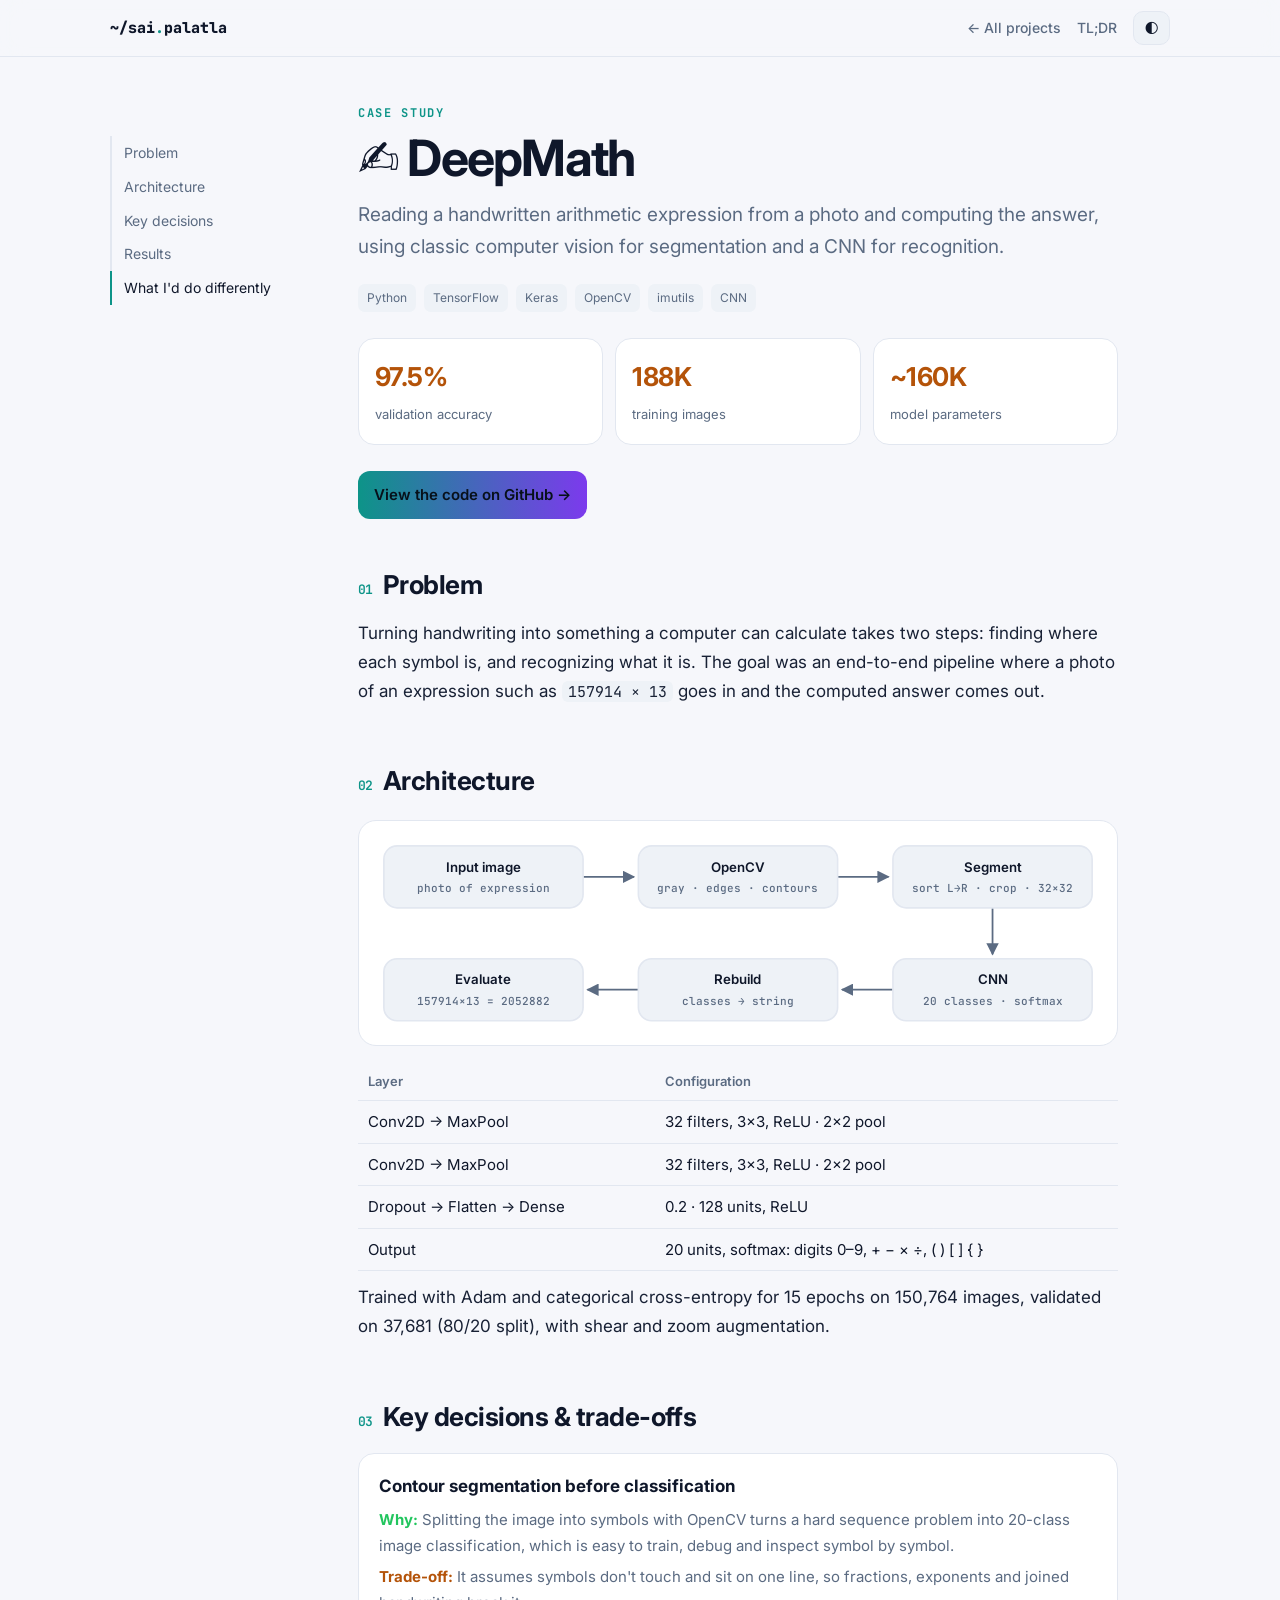
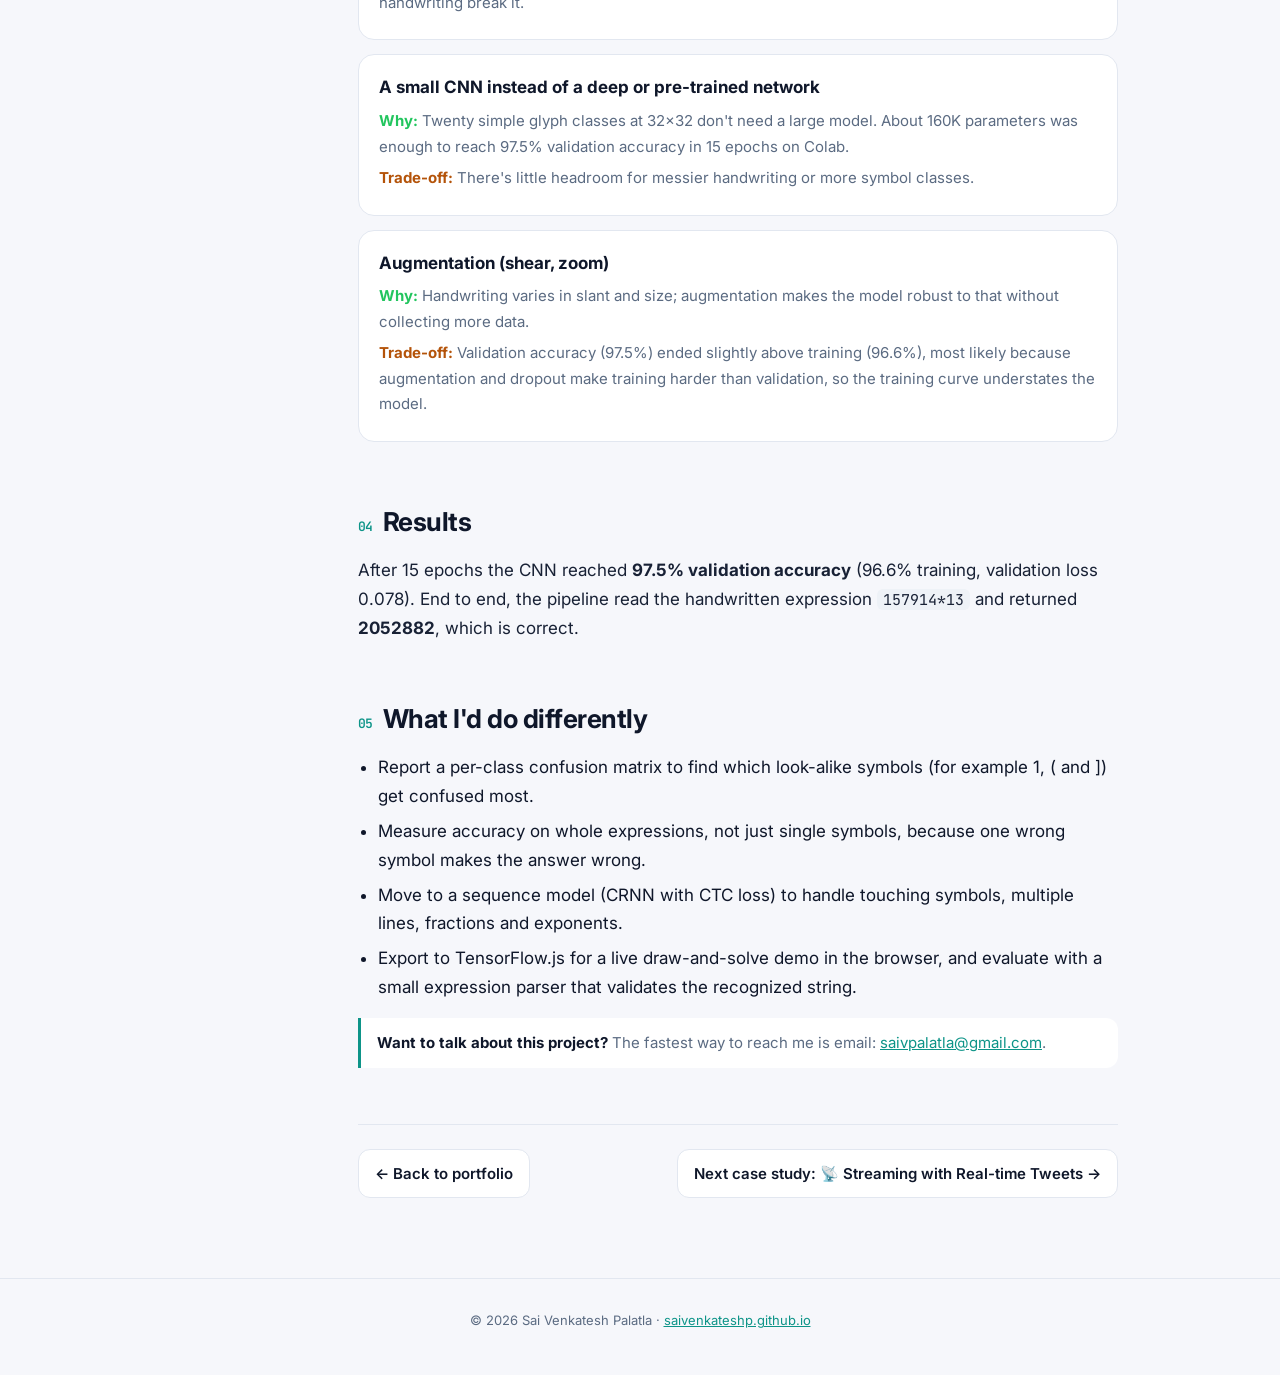
<file: case/deepmath.html>
<!doctype html>
<html lang="en"><head><meta charset="utf-8"><meta name="viewport" content="width=device-width, initial-scale=1">
<title>DeepMath · Case study · Sai Venkatesh Palatla</title>
<meta name="description" content="Reading a handwritten arithmetic expression from a photo and computing the answer, using classic computer vision for segmentation and a CNN for recognition.">
<link rel="canonical" href="https://saivenkateshp.github.io/case/deepmath.html"><link rel="icon" href="../favicon.svg" type="image/svg+xml">
<meta property="og:type" content="article"><meta property="og:url" content="https://saivenkateshp.github.io/case/deepmath.html"><meta property="og:image" content="https://saivenkateshp.github.io/og.png"><meta name="twitter:card" content="summary_large_image">
<meta property="og:title" content="DeepMath: case study"><meta property="og:description" content="Reading a handwritten arithmetic expression from a photo and computing the answer, using classic computer vision for segmentation and a CNN for recognition.">
<link rel="preconnect" href="https://fonts.googleapis.com"><link rel="preconnect" href="https://fonts.gstatic.com" crossorigin>
<link href="https://fonts.googleapis.com/css2?family=Inter:wght@400;500;600;700;800&family=JetBrains+Mono:wght@500;700&display=swap" rel="stylesheet">
<link rel="stylesheet" href="case.css">
<script>try{const t=localStorage.getItem("theme");if(t)document.documentElement.dataset.theme=t;else if(matchMedia("(prefers-color-scheme: light)").matches)document.documentElement.dataset.theme="light"}catch(e){}</script>
</head><body>
<div id="prog"></div>
<nav><div class="w"><a class="logo" href="../">~/sai<span>.</span>palatla</a><div style="display:flex;gap:16px;align-items:center"><a href="../#projects">← All projects</a><a href="../#tldr">TL;DR</a><button class="iconbtn" id="th" aria-label="Toggle theme">🌓</button></div></div></nav>
<div class="layout">
<aside class="toc" aria-label="On this page"><a href="#problem">Problem</a><a href="#architecture">Architecture</a><a href="#decisions">Key decisions</a><a href="#results">Results</a><a href="#next">What I'd do differently</a></aside>
<main>
<div class="eyebrow">Case study</div>
<h1>✍️ DeepMath</h1>
<p class="lede">Reading a handwritten arithmetic expression from a photo and computing the answer, using classic computer vision for segmentation and a CNN for recognition.</p>
<div class="meta"><span class="tag">Python</span><span class="tag">TensorFlow</span><span class="tag">Keras</span><span class="tag">OpenCV</span><span class="tag">imutils</span><span class="tag">CNN</span></div>
<div class="stats"><div class="stat"><b>97.5%</b><span>validation accuracy</span></div><div class="stat"><b>188K</b><span>training images</span></div><div class="stat"><b>~160K</b><span>model parameters</span></div></div>
<a class="btn primary" href="https://github.com/saivenkateshp/DeepMath" target="_blank" rel="noopener">View the code on GitHub →</a>

<section id="problem"><h2><small>01</small>Problem</h2><p>Turning handwriting into something a computer can calculate takes two steps: finding where each symbol is, and recognizing what it is. The goal was an end-to-end pipeline where a photo of an expression such as <code>157914 × 13</code> goes in and the computed answer comes out.</p></section>
<section id="architecture"><h2><small>02</small>Architecture</h2><div class="diagram"><svg viewBox="-8 -8 656 174" role="img" aria-label="Architecture diagram"><defs><marker id="ah" viewBox="0 0 10 10" refX="9" refY="5" markerWidth="7" markerHeight="7" orient="auto"><path d="M0,0 L10,5 L0,10 z" fill="currentColor" style="color:var(--muted)"/></marker></defs><line class="e" x1="180" y1="28.0" x2="226" y2="28.0"/><line class="e" x1="410" y1="28.0" x2="456" y2="28.0"/><line class="e" x1="550.0" y1="56" x2="550.0" y2="98"/><line class="e" x1="460" y1="130.0" x2="414" y2="130.0"/><line class="e" x1="230" y1="130.0" x2="184" y2="130.0"/><path id="flow" d="M90.0,28.0 L320.0,28.0 L550.0,28.0 L550.0,130.0 L320.0,130.0 L90.0,130.0" fill="none" stroke="none"/><circle class="pkt" r="4.5"><animateMotion dur="5s" begin="-0.00s" repeatCount="indefinite"><mpath href="#flow"/></animateMotion></circle><circle class="pkt" r="4.5"><animateMotion dur="5s" begin="-1.66s" repeatCount="indefinite"><mpath href="#flow"/></animateMotion></circle><circle class="pkt" r="4.5"><animateMotion dur="5s" begin="-3.32s" repeatCount="indefinite"><mpath href="#flow"/></animateMotion></circle><rect class="box" x="0" y="0" width="180" height="56" rx="12"/><text x="90.0" y="20.0">Input image</text><text class="sub" x="90.0" y="39.0">photo of expression</text><rect class="box" x="230" y="0" width="180" height="56" rx="12"/><text x="320.0" y="20.0">OpenCV</text><text class="sub" x="320.0" y="39.0">gray · edges · contours</text><rect class="box" x="460" y="0" width="180" height="56" rx="12"/><text x="550.0" y="20.0">Segment</text><text class="sub" x="550.0" y="39.0">sort L→R · crop · 32×32</text><rect class="box" x="460" y="102" width="180" height="56" rx="12"/><text x="550.0" y="122.0">CNN</text><text class="sub" x="550.0" y="141.0">20 classes · softmax</text><rect class="box" x="230" y="102" width="180" height="56" rx="12"/><text x="320.0" y="122.0">Rebuild</text><text class="sub" x="320.0" y="141.0">classes → string</text><rect class="box" x="0" y="102" width="180" height="56" rx="12"/><text x="90.0" y="122.0">Evaluate</text><text class="sub" x="90.0" y="141.0">157914×13 = 2052882</text></svg></div><table><tr><th>Layer</th><th>Configuration</th></tr>
<tr><td>Conv2D → MaxPool</td><td>32 filters, 3×3, ReLU · 2×2 pool</td></tr>
<tr><td>Conv2D → MaxPool</td><td>32 filters, 3×3, ReLU · 2×2 pool</td></tr>
<tr><td>Dropout → Flatten → Dense</td><td>0.2 · 128 units, ReLU</td></tr>
<tr><td>Output</td><td>20 units, softmax: digits 0–9, + − × ÷, ( ) [ ] { }</td></tr></table>
<p>Trained with Adam and categorical cross-entropy for 15 epochs on 150,764 images, validated on 37,681 (80/20 split), with shear and zoom augmentation.</p></section>
<section id="decisions"><h2><small>03</small>Key decisions &amp; trade-offs</h2><div class="dec"><h3>Contour segmentation before classification</h3><p class="why"><b>Why:</b> Splitting the image into symbols with OpenCV turns a hard sequence problem into 20-class image classification, which is easy to train, debug and inspect symbol by symbol.</p><p class="tr"><b>Trade-off:</b> It assumes symbols don't touch and sit on one line, so fractions, exponents and joined handwriting break it.</p></div><div class="dec"><h3>A small CNN instead of a deep or pre-trained network</h3><p class="why"><b>Why:</b> Twenty simple glyph classes at 32×32 don't need a large model. About 160K parameters was enough to reach 97.5% validation accuracy in 15 epochs on Colab.</p><p class="tr"><b>Trade-off:</b> There's little headroom for messier handwriting or more symbol classes.</p></div><div class="dec"><h3>Augmentation (shear, zoom)</h3><p class="why"><b>Why:</b> Handwriting varies in slant and size; augmentation makes the model robust to that without collecting more data.</p><p class="tr"><b>Trade-off:</b> Validation accuracy (97.5%) ended slightly above training (96.6%), most likely because augmentation and dropout make training harder than validation, so the training curve understates the model.</p></div></section>
<section id="results"><h2><small>04</small>Results</h2><p>After 15 epochs the CNN reached <b>97.5% validation accuracy</b> (96.6% training, validation loss 0.078). End to end, the pipeline read the handwritten expression <code>157914*13</code> and returned <b>2052882</b>, which is correct.</p></section>
<section id="next"><h2><small>05</small>What I'd do differently</h2><ul class="b"><li>Report a per-class confusion matrix to find which look-alike symbols (for example 1, ( and ]) get confused most.</li><li>Measure accuracy on whole expressions, not just single symbols, because one wrong symbol makes the answer wrong.</li><li>Move to a sequence model (CRNN with CTC loss) to handle touching symbols, multiple lines, fractions and exponents.</li><li>Export to TensorFlow.js for a live draw-and-solve demo in the browser, and evaluate with a small expression parser that validates the recognized string.</li></ul>
<div class="callout"><b>Want to talk about this project?</b> The fastest way to reach me is email: <a href="mailto:saivpalatla@gmail.com?subject=DeepMath">saivpalatla@gmail.com</a>.</div></section>

<div class="next"><a class="btn" href="../#projects">← Back to portfolio</a><a class="btn" href="tweets.html">Next case study: 📡 Streaming with Real-time Tweets →</a></div>
</main></div>
<footer>© <span id="yr"></span> Sai Venkatesh Palatla · <a href="../">saivenkateshp.github.io</a></footer>
<script>
const r=document.documentElement;document.getElementById("th").onclick=()=>{r.dataset.theme=r.dataset.theme==="light"?"dark":"light";try{localStorage.setItem("theme",r.dataset.theme)}catch(e){}};
addEventListener("scroll",()=>{const m=r.scrollHeight-innerHeight;r.style.setProperty("--sp",m>0?scrollY/m:0)},{passive:true});
const links=[...document.querySelectorAll(".toc a")];const io=new IntersectionObserver(es=>es.forEach(e=>{if(e.isIntersecting)links.forEach(a=>a.classList.toggle("on",a.hash==="#"+e.target.id))}),{rootMargin:"-40% 0px -55% 0px"});document.querySelectorAll("main section").forEach(s=>io.observe(s));
document.getElementById("yr").textContent=new Date().getFullYear();
</script>
<script data-goatcounter="https://saivenkateshpalatla.goatcounter.com/count" async src="https://gc.zgo.at/count.js"></script>
</body></html>
</file>
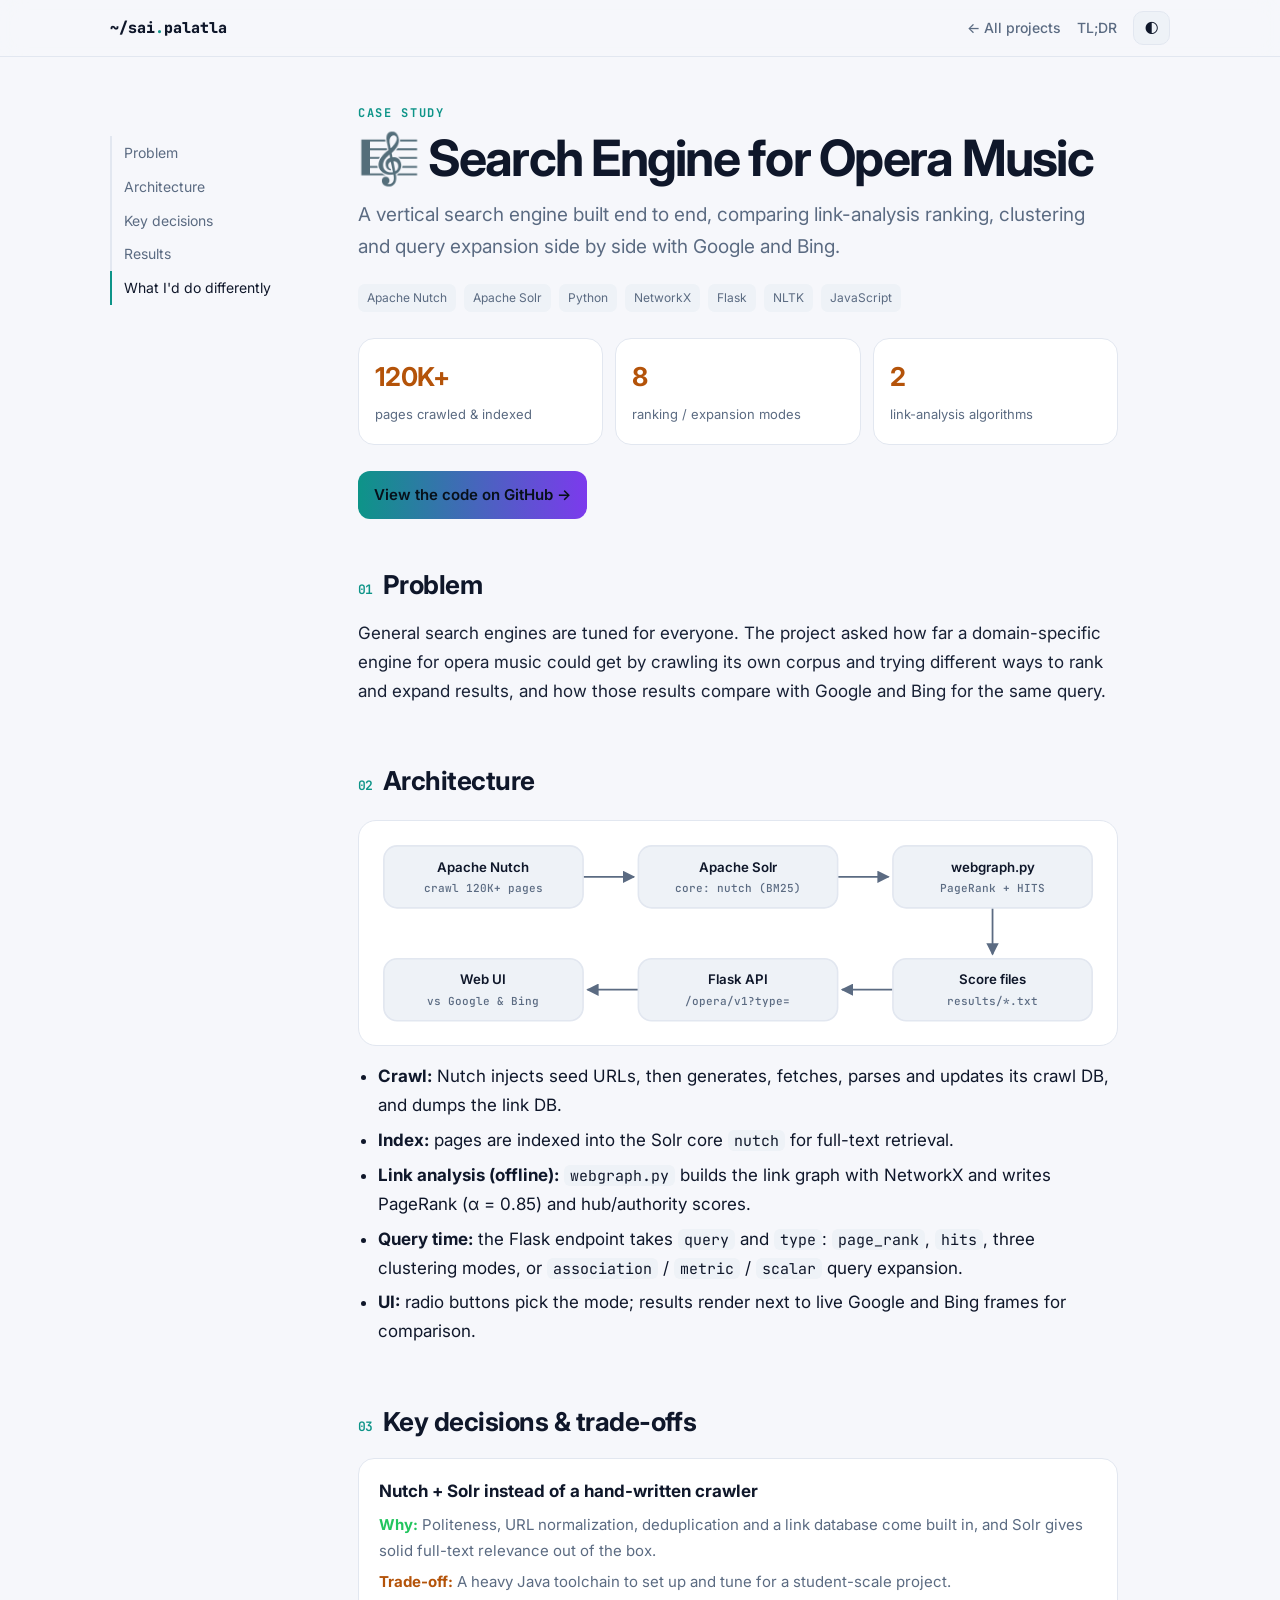
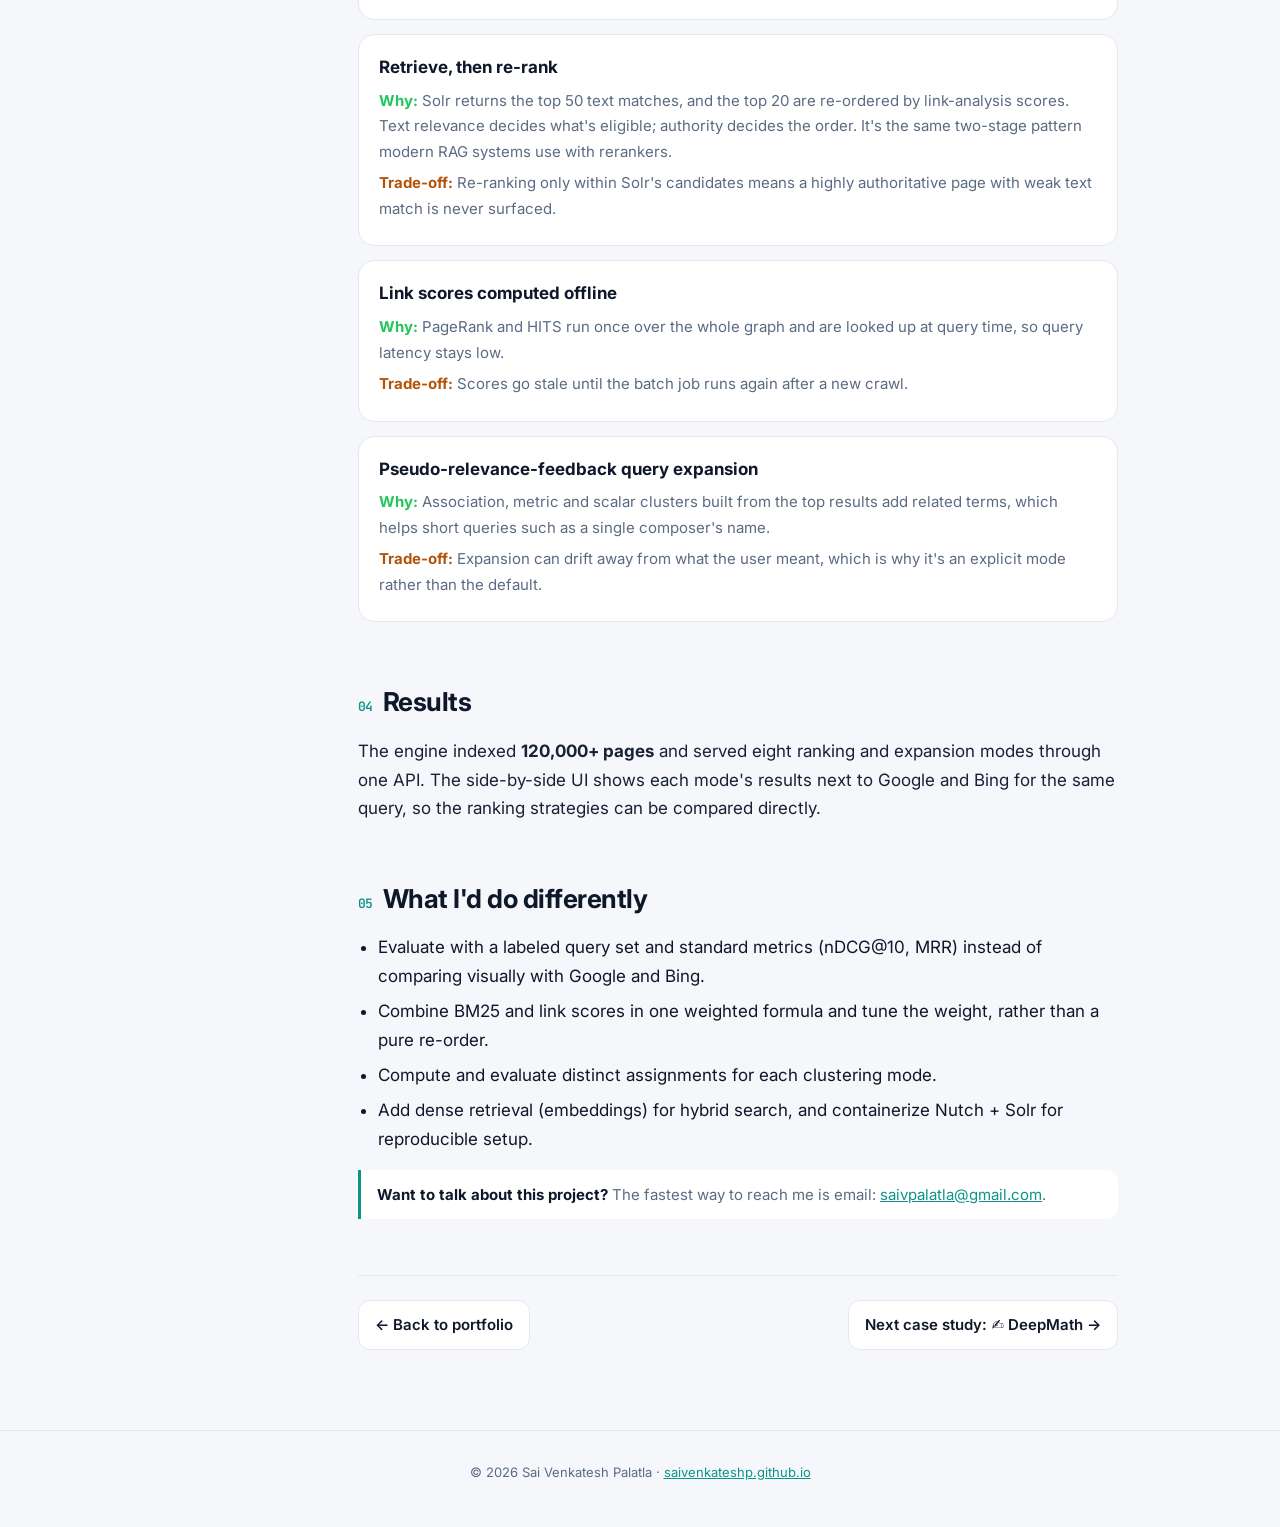
<file: case/opera.html>
<!doctype html>
<html lang="en"><head><meta charset="utf-8"><meta name="viewport" content="width=device-width, initial-scale=1">
<title>Search Engine for Opera Music · Case study · Sai Venkatesh Palatla</title>
<meta name="description" content="A vertical search engine built end to end, comparing link-analysis ranking, clustering and query expansion side by side with Google and Bing.">
<link rel="canonical" href="https://saivenkateshp.github.io/case/opera.html"><link rel="icon" href="../favicon.svg" type="image/svg+xml">
<meta property="og:type" content="article"><meta property="og:url" content="https://saivenkateshp.github.io/case/opera.html"><meta property="og:image" content="https://saivenkateshp.github.io/og.png"><meta name="twitter:card" content="summary_large_image">
<meta property="og:title" content="Search Engine for Opera Music: case study"><meta property="og:description" content="A vertical search engine built end to end, comparing link-analysis ranking, clustering and query expansion side by side with Google and Bing.">
<link rel="preconnect" href="https://fonts.googleapis.com"><link rel="preconnect" href="https://fonts.gstatic.com" crossorigin>
<link href="https://fonts.googleapis.com/css2?family=Inter:wght@400;500;600;700;800&family=JetBrains+Mono:wght@500;700&display=swap" rel="stylesheet">
<link rel="stylesheet" href="case.css">
<script>try{const t=localStorage.getItem("theme");if(t)document.documentElement.dataset.theme=t;else if(matchMedia("(prefers-color-scheme: light)").matches)document.documentElement.dataset.theme="light"}catch(e){}</script>
</head><body>
<div id="prog"></div>
<nav><div class="w"><a class="logo" href="../">~/sai<span>.</span>palatla</a><div style="display:flex;gap:16px;align-items:center"><a href="../#projects">← All projects</a><a href="../#tldr">TL;DR</a><button class="iconbtn" id="th" aria-label="Toggle theme">🌓</button></div></div></nav>
<div class="layout">
<aside class="toc" aria-label="On this page"><a href="#problem">Problem</a><a href="#architecture">Architecture</a><a href="#decisions">Key decisions</a><a href="#results">Results</a><a href="#next">What I'd do differently</a></aside>
<main>
<div class="eyebrow">Case study</div>
<h1>🎼 Search Engine for Opera Music</h1>
<p class="lede">A vertical search engine built end to end, comparing link-analysis ranking, clustering and query expansion side by side with Google and Bing.</p>
<div class="meta"><span class="tag">Apache Nutch</span><span class="tag">Apache Solr</span><span class="tag">Python</span><span class="tag">NetworkX</span><span class="tag">Flask</span><span class="tag">NLTK</span><span class="tag">JavaScript</span></div>
<div class="stats"><div class="stat"><b>120K+</b><span>pages crawled & indexed</span></div><div class="stat"><b>8</b><span>ranking / expansion modes</span></div><div class="stat"><b>2</b><span>link-analysis algorithms</span></div></div>
<a class="btn primary" href="https://github.com/saivenkateshp/Search-Engine-for-Opera-Music" target="_blank" rel="noopener">View the code on GitHub →</a>

<section id="problem"><h2><small>01</small>Problem</h2><p>General search engines are tuned for everyone. The project asked how far a domain-specific engine for opera music could get by crawling its own corpus and trying different ways to rank and expand results, and how those results compare with Google and Bing for the same query.</p></section>
<section id="architecture"><h2><small>02</small>Architecture</h2><div class="diagram"><svg viewBox="-8 -8 656 174" role="img" aria-label="Architecture diagram"><defs><marker id="ah" viewBox="0 0 10 10" refX="9" refY="5" markerWidth="7" markerHeight="7" orient="auto"><path d="M0,0 L10,5 L0,10 z" fill="currentColor" style="color:var(--muted)"/></marker></defs><line class="e" x1="180" y1="28.0" x2="226" y2="28.0"/><line class="e" x1="410" y1="28.0" x2="456" y2="28.0"/><line class="e" x1="550.0" y1="56" x2="550.0" y2="98"/><line class="e" x1="460" y1="130.0" x2="414" y2="130.0"/><line class="e" x1="230" y1="130.0" x2="184" y2="130.0"/><path id="flow" d="M90.0,28.0 L320.0,28.0 L550.0,28.0 L550.0,130.0 L320.0,130.0 L90.0,130.0" fill="none" stroke="none"/><circle class="pkt" r="4.5"><animateMotion dur="5s" begin="-0.00s" repeatCount="indefinite"><mpath href="#flow"/></animateMotion></circle><circle class="pkt" r="4.5"><animateMotion dur="5s" begin="-1.66s" repeatCount="indefinite"><mpath href="#flow"/></animateMotion></circle><circle class="pkt" r="4.5"><animateMotion dur="5s" begin="-3.32s" repeatCount="indefinite"><mpath href="#flow"/></animateMotion></circle><rect class="box" x="0" y="0" width="180" height="56" rx="12"/><text x="90.0" y="20.0">Apache Nutch</text><text class="sub" x="90.0" y="39.0">crawl 120K+ pages</text><rect class="box" x="230" y="0" width="180" height="56" rx="12"/><text x="320.0" y="20.0">Apache Solr</text><text class="sub" x="320.0" y="39.0">core: nutch (BM25)</text><rect class="box" x="460" y="0" width="180" height="56" rx="12"/><text x="550.0" y="20.0">webgraph.py</text><text class="sub" x="550.0" y="39.0">PageRank + HITS</text><rect class="box" x="460" y="102" width="180" height="56" rx="12"/><text x="550.0" y="122.0">Score files</text><text class="sub" x="550.0" y="141.0">results/*.txt</text><rect class="box" x="230" y="102" width="180" height="56" rx="12"/><text x="320.0" y="122.0">Flask API</text><text class="sub" x="320.0" y="141.0">/opera/v1?type=</text><rect class="box" x="0" y="102" width="180" height="56" rx="12"/><text x="90.0" y="122.0">Web UI</text><text class="sub" x="90.0" y="141.0">vs Google &amp; Bing</text></svg></div><ul class="b"><li><b>Crawl:</b> Nutch injects seed URLs, then generates, fetches, parses and updates its crawl DB, and dumps the link DB.</li>
<li><b>Index:</b> pages are indexed into the Solr core <code>nutch</code> for full-text retrieval.</li>
<li><b>Link analysis (offline):</b> <code>webgraph.py</code> builds the link graph with NetworkX and writes PageRank (α = 0.85) and hub/authority scores.</li>
<li><b>Query time:</b> the Flask endpoint takes <code>query</code> and <code>type</code>: <code>page_rank</code>, <code>hits</code>, three clustering modes, or <code>association</code> / <code>metric</code> / <code>scalar</code> query expansion.</li>
<li><b>UI:</b> radio buttons pick the mode; results render next to live Google and Bing frames for comparison.</li></ul></section>
<section id="decisions"><h2><small>03</small>Key decisions &amp; trade-offs</h2><div class="dec"><h3>Nutch + Solr instead of a hand-written crawler</h3><p class="why"><b>Why:</b> Politeness, URL normalization, deduplication and a link database come built in, and Solr gives solid full-text relevance out of the box.</p><p class="tr"><b>Trade-off:</b> A heavy Java toolchain to set up and tune for a student-scale project.</p></div><div class="dec"><h3>Retrieve, then re-rank</h3><p class="why"><b>Why:</b> Solr returns the top 50 text matches, and the top 20 are re-ordered by link-analysis scores. Text relevance decides what's eligible; authority decides the order. It's the same two-stage pattern modern RAG systems use with rerankers.</p><p class="tr"><b>Trade-off:</b> Re-ranking only within Solr's candidates means a highly authoritative page with weak text match is never surfaced.</p></div><div class="dec"><h3>Link scores computed offline</h3><p class="why"><b>Why:</b> PageRank and HITS run once over the whole graph and are looked up at query time, so query latency stays low.</p><p class="tr"><b>Trade-off:</b> Scores go stale until the batch job runs again after a new crawl.</p></div><div class="dec"><h3>Pseudo-relevance-feedback query expansion</h3><p class="why"><b>Why:</b> Association, metric and scalar clusters built from the top results add related terms, which helps short queries such as a single composer's name.</p><p class="tr"><b>Trade-off:</b> Expansion can drift away from what the user meant, which is why it's an explicit mode rather than the default.</p></div></section>
<section id="results"><h2><small>04</small>Results</h2><p>The engine indexed <b>120,000+ pages</b> and served eight ranking and expansion modes through one API. The side-by-side UI shows each mode's results next to Google and Bing for the same query, so the ranking strategies can be compared directly.</p></section>
<section id="next"><h2><small>05</small>What I'd do differently</h2><ul class="b"><li>Evaluate with a labeled query set and standard metrics (nDCG@10, MRR) instead of comparing visually with Google and Bing.</li><li>Combine BM25 and link scores in one weighted formula and tune the weight, rather than a pure re-order.</li><li>Compute and evaluate distinct assignments for each clustering mode.</li><li>Add dense retrieval (embeddings) for hybrid search, and containerize Nutch + Solr for reproducible setup.</li></ul>
<div class="callout"><b>Want to talk about this project?</b> The fastest way to reach me is email: <a href="mailto:saivpalatla@gmail.com?subject=Search Engine for Opera Music">saivpalatla@gmail.com</a>.</div></section>

<div class="next"><a class="btn" href="../#projects">← Back to portfolio</a><a class="btn" href="deepmath.html">Next case study: ✍️ DeepMath →</a></div>
</main></div>
<footer>© <span id="yr"></span> Sai Venkatesh Palatla · <a href="../">saivenkateshp.github.io</a></footer>
<script>
const r=document.documentElement;document.getElementById("th").onclick=()=>{r.dataset.theme=r.dataset.theme==="light"?"dark":"light";try{localStorage.setItem("theme",r.dataset.theme)}catch(e){}};
addEventListener("scroll",()=>{const m=r.scrollHeight-innerHeight;r.style.setProperty("--sp",m>0?scrollY/m:0)},{passive:true});
const links=[...document.querySelectorAll(".toc a")];const io=new IntersectionObserver(es=>es.forEach(e=>{if(e.isIntersecting)links.forEach(a=>a.classList.toggle("on",a.hash==="#"+e.target.id))}),{rootMargin:"-40% 0px -55% 0px"});document.querySelectorAll("main section").forEach(s=>io.observe(s));
document.getElementById("yr").textContent=new Date().getFullYear();
</script>
<script data-goatcounter="https://saivenkateshpalatla.goatcounter.com/count" async src="https://gc.zgo.at/count.js"></script>
</body></html>
</file>
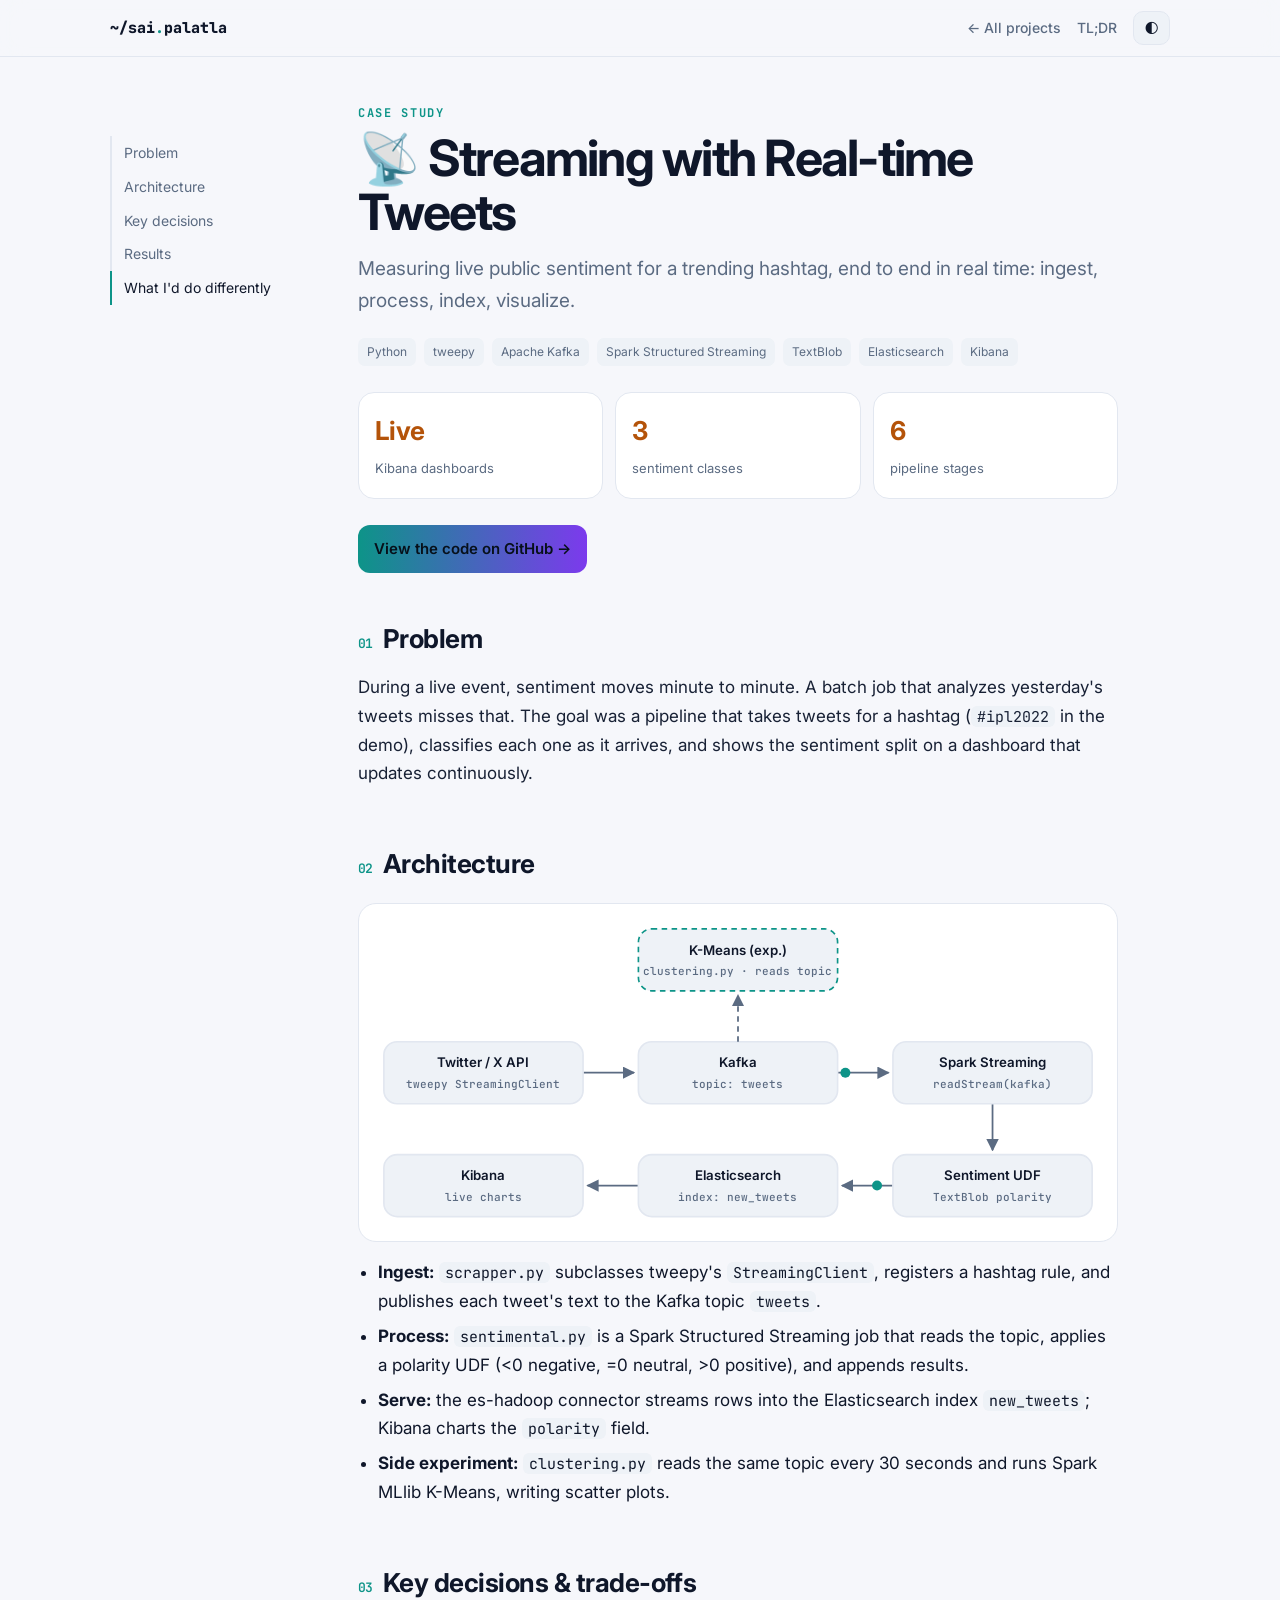
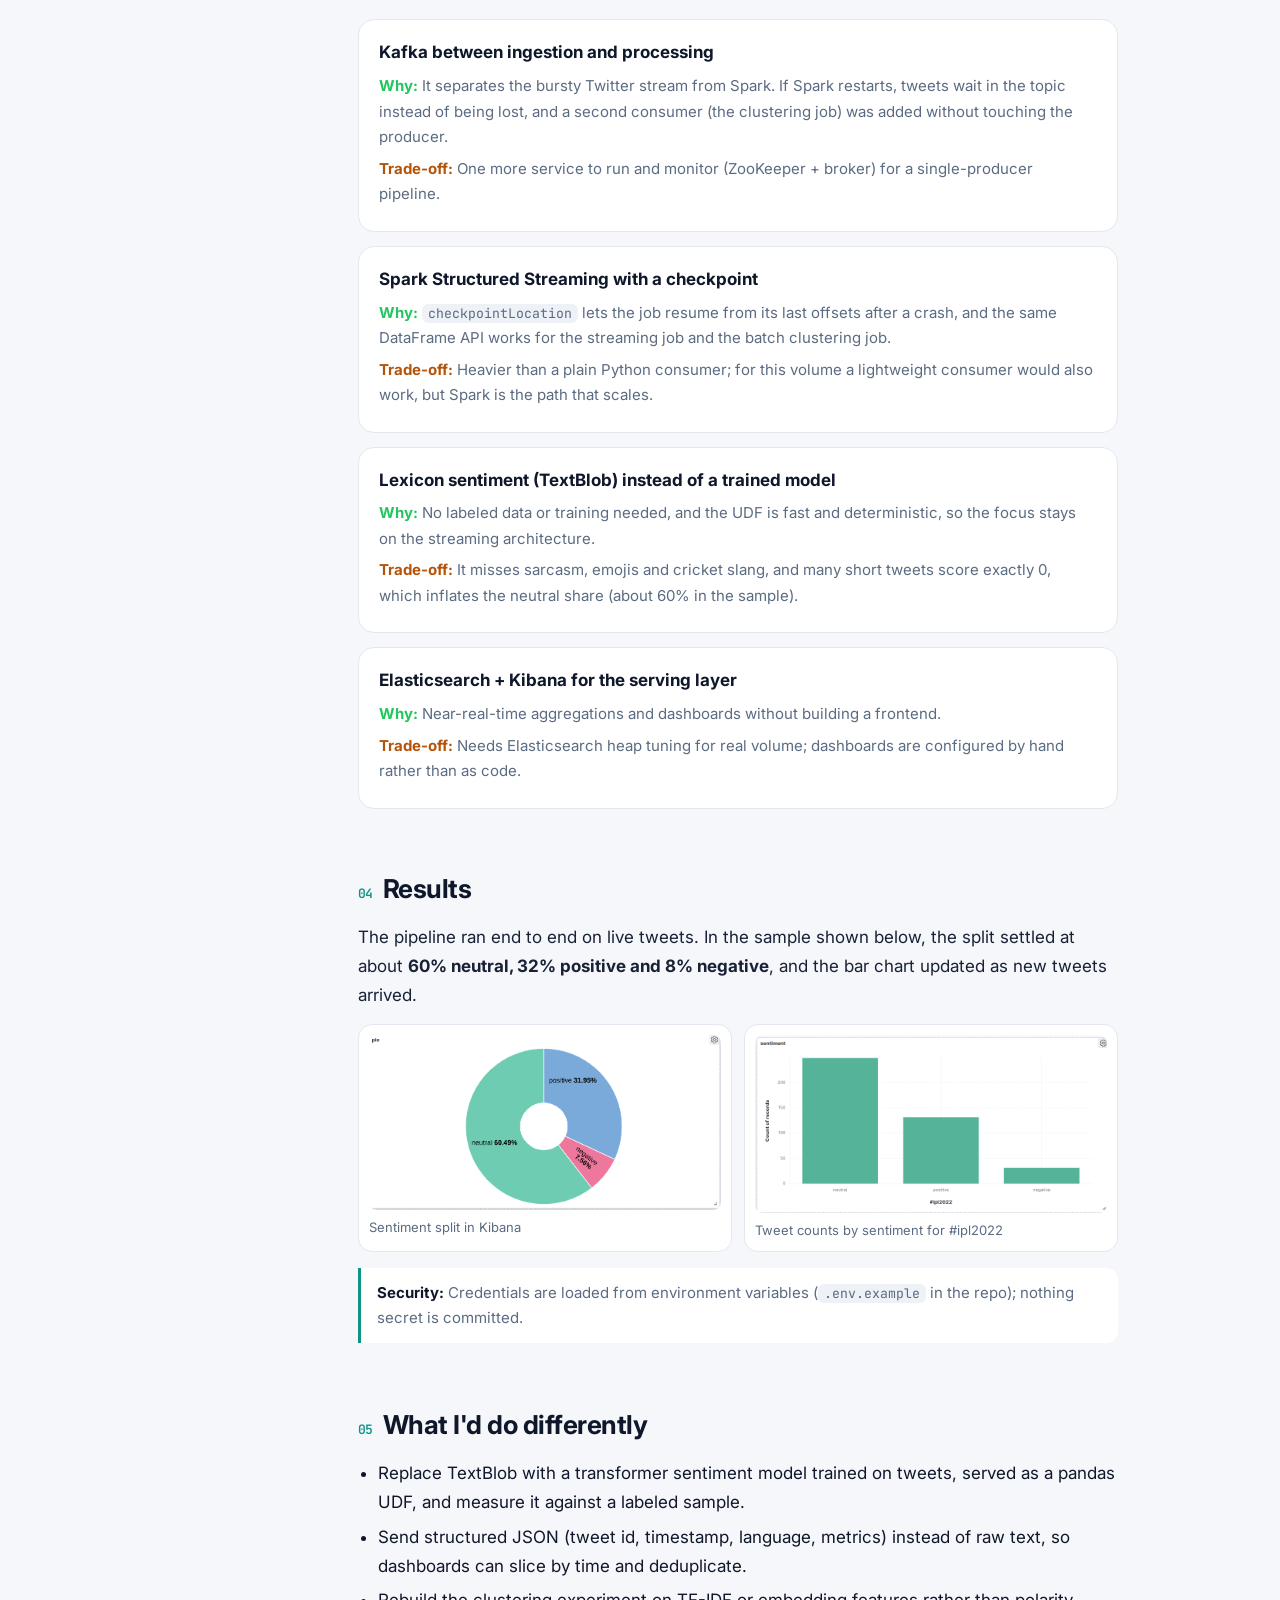
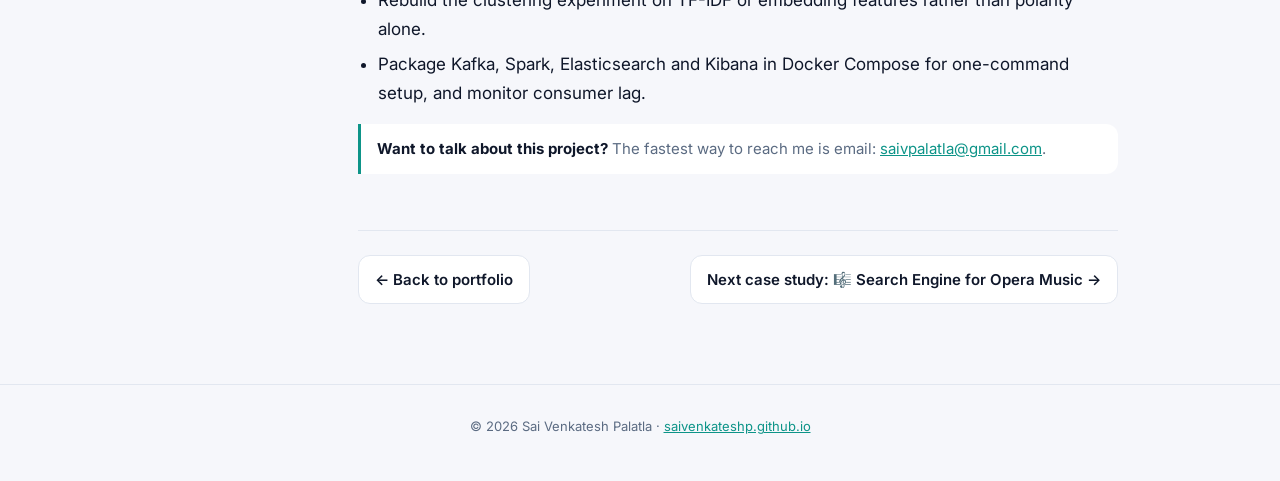
<file: case/tweets.html>
<!doctype html>
<html lang="en"><head><meta charset="utf-8"><meta name="viewport" content="width=device-width, initial-scale=1">
<title>Streaming with Real-time Tweets · Case study · Sai Venkatesh Palatla</title>
<meta name="description" content="Measuring live public sentiment for a trending hashtag, end to end in real time: ingest, process, index, visualize.">
<link rel="canonical" href="https://saivenkateshp.github.io/case/tweets.html"><link rel="icon" href="../favicon.svg" type="image/svg+xml">
<meta property="og:type" content="article"><meta property="og:url" content="https://saivenkateshp.github.io/case/tweets.html"><meta property="og:image" content="https://saivenkateshp.github.io/og.png"><meta name="twitter:card" content="summary_large_image">
<meta property="og:title" content="Streaming with Real-time Tweets: case study"><meta property="og:description" content="Measuring live public sentiment for a trending hashtag, end to end in real time: ingest, process, index, visualize.">
<link rel="preconnect" href="https://fonts.googleapis.com"><link rel="preconnect" href="https://fonts.gstatic.com" crossorigin>
<link href="https://fonts.googleapis.com/css2?family=Inter:wght@400;500;600;700;800&family=JetBrains+Mono:wght@500;700&display=swap" rel="stylesheet">
<link rel="stylesheet" href="case.css">
<script>try{const t=localStorage.getItem("theme");if(t)document.documentElement.dataset.theme=t;else if(matchMedia("(prefers-color-scheme: light)").matches)document.documentElement.dataset.theme="light"}catch(e){}</script>
</head><body>
<div id="prog"></div>
<nav><div class="w"><a class="logo" href="../">~/sai<span>.</span>palatla</a><div style="display:flex;gap:16px;align-items:center"><a href="../#projects">← All projects</a><a href="../#tldr">TL;DR</a><button class="iconbtn" id="th" aria-label="Toggle theme">🌓</button></div></div></nav>
<div class="layout">
<aside class="toc" aria-label="On this page"><a href="#problem">Problem</a><a href="#architecture">Architecture</a><a href="#decisions">Key decisions</a><a href="#results">Results</a><a href="#next">What I'd do differently</a></aside>
<main>
<div class="eyebrow">Case study</div>
<h1>📡 Streaming with Real-time Tweets</h1>
<p class="lede">Measuring live public sentiment for a trending hashtag, end to end in real time: ingest, process, index, visualize.</p>
<div class="meta"><span class="tag">Python</span><span class="tag">tweepy</span><span class="tag">Apache Kafka</span><span class="tag">Spark Structured Streaming</span><span class="tag">TextBlob</span><span class="tag">Elasticsearch</span><span class="tag">Kibana</span></div>
<div class="stats"><div class="stat"><b>Live</b><span>Kibana dashboards</span></div><div class="stat"><b>3</b><span>sentiment classes</span></div><div class="stat"><b>6</b><span>pipeline stages</span></div></div>
<a class="btn primary" href="https://github.com/saivenkateshp/Streaming-with-Real-time-Tweets" target="_blank" rel="noopener">View the code on GitHub →</a>

<section id="problem"><h2><small>01</small>Problem</h2><p>During a live event, sentiment moves minute to minute. A batch job that analyzes yesterday's tweets misses that. The goal was a pipeline that takes tweets for a hashtag (<code>#ipl2022</code> in the demo), classifies each one as it arrives, and shows the sentiment split on a dashboard that updates continuously.</p></section>
<section id="architecture"><h2><small>02</small>Architecture</h2><div class="diagram"><svg viewBox="-8 -8 656 276" role="img" aria-label="Architecture diagram"><defs><marker id="ah" viewBox="0 0 10 10" refX="9" refY="5" markerWidth="7" markerHeight="7" orient="auto"><path d="M0,0 L10,5 L0,10 z" fill="currentColor" style="color:var(--muted)"/></marker></defs><line class="e" x1="180" y1="130.0" x2="226" y2="130.0"/><line class="e" x1="410" y1="130.0" x2="456" y2="130.0"/><line class="e" x1="550.0" y1="158" x2="550.0" y2="200"/><line class="e" x1="460" y1="232.0" x2="414" y2="232.0"/><line class="e" x1="230" y1="232.0" x2="184" y2="232.0"/><path id="flow" d="M90.0,130.0 L320.0,130.0 L550.0,130.0 L550.0,232.0 L320.0,232.0 L90.0,232.0" fill="none" stroke="none"/><circle class="pkt" r="4.5"><animateMotion dur="5s" begin="-0.00s" repeatCount="indefinite"><mpath href="#flow"/></animateMotion></circle><circle class="pkt" r="4.5"><animateMotion dur="5s" begin="-1.66s" repeatCount="indefinite"><mpath href="#flow"/></animateMotion></circle><circle class="pkt" r="4.5"><animateMotion dur="5s" begin="-3.32s" repeatCount="indefinite"><mpath href="#flow"/></animateMotion></circle><rect class="box" x="0" y="102" width="180" height="56" rx="12"/><text x="90.0" y="122.0">Twitter / X API</text><text class="sub" x="90.0" y="141.0">tweepy StreamingClient</text><rect class="box" x="230" y="102" width="180" height="56" rx="12"/><text x="320.0" y="122.0">Kafka</text><text class="sub" x="320.0" y="141.0">topic: tweets</text><rect class="box" x="460" y="102" width="180" height="56" rx="12"/><text x="550.0" y="122.0">Spark Streaming</text><text class="sub" x="550.0" y="141.0">readStream(kafka)</text><rect class="box" x="460" y="204" width="180" height="56" rx="12"/><text x="550.0" y="224.0">Sentiment UDF</text><text class="sub" x="550.0" y="243.0">TextBlob polarity</text><rect class="box" x="230" y="204" width="180" height="56" rx="12"/><text x="320.0" y="224.0">Elasticsearch</text><text class="sub" x="320.0" y="243.0">index: new_tweets</text><rect class="box" x="0" y="204" width="180" height="56" rx="12"/><text x="90.0" y="224.0">Kibana</text><text class="sub" x="90.0" y="243.0">live charts</text><line class="e dash" x1="320.0" y1="102" x2="320.0" y2="60"/><rect class="box hl dash" x="230" y="0" width="180" height="56" rx="12"/><text x="320.0" y="20.0">K-Means (exp.)</text><text class="sub" x="320.0" y="39.0">clustering.py · reads topic</text></svg></div><ul class="b"><li><b>Ingest:</b> <code>scrapper.py</code> subclasses tweepy's <code>StreamingClient</code>, registers a hashtag rule, and publishes each tweet's text to the Kafka topic <code>tweets</code>.</li>
<li><b>Process:</b> <code>sentimental.py</code> is a Spark Structured Streaming job that reads the topic, applies a polarity UDF (&lt;0 negative, =0 neutral, &gt;0 positive), and appends results.</li>
<li><b>Serve:</b> the es-hadoop connector streams rows into the Elasticsearch index <code>new_tweets</code>; Kibana charts the <code>polarity</code> field.</li>
<li><b>Side experiment:</b> <code>clustering.py</code> reads the same topic every 30 seconds and runs Spark MLlib K-Means, writing scatter plots.</li></ul></section>
<section id="decisions"><h2><small>03</small>Key decisions &amp; trade-offs</h2><div class="dec"><h3>Kafka between ingestion and processing</h3><p class="why"><b>Why:</b> It separates the bursty Twitter stream from Spark. If Spark restarts, tweets wait in the topic instead of being lost, and a second consumer (the clustering job) was added without touching the producer.</p><p class="tr"><b>Trade-off:</b> One more service to run and monitor (ZooKeeper + broker) for a single-producer pipeline.</p></div><div class="dec"><h3>Spark Structured Streaming with a checkpoint</h3><p class="why"><b>Why:</b> <code>checkpointLocation</code> lets the job resume from its last offsets after a crash, and the same DataFrame API works for the streaming job and the batch clustering job.</p><p class="tr"><b>Trade-off:</b> Heavier than a plain Python consumer; for this volume a lightweight consumer would also work, but Spark is the path that scales.</p></div><div class="dec"><h3>Lexicon sentiment (TextBlob) instead of a trained model</h3><p class="why"><b>Why:</b> No labeled data or training needed, and the UDF is fast and deterministic, so the focus stays on the streaming architecture.</p><p class="tr"><b>Trade-off:</b> It misses sarcasm, emojis and cricket slang, and many short tweets score exactly 0, which inflates the neutral share (about 60% in the sample).</p></div><div class="dec"><h3>Elasticsearch + Kibana for the serving layer</h3><p class="why"><b>Why:</b> Near-real-time aggregations and dashboards without building a frontend.</p><p class="tr"><b>Trade-off:</b> Needs Elasticsearch heap tuning for real volume; dashboards are configured by hand rather than as code.</p></div></section>
<section id="results"><h2><small>04</small>Results</h2><p>The pipeline ran end to end on live tweets. In the sample shown below, the split settled at about <b>60% neutral, 32% positive and 8% negative</b>, and the bar chart updated as new tweets arrived.</p><div class="figs"><figure><img src="img/tweets-pie.png" alt="Sentiment split in Kibana" loading="lazy"><figcaption>Sentiment split in Kibana</figcaption></figure><figure><img src="img/tweets-bars.png" alt="Tweet counts by sentiment for #ipl2022" loading="lazy"><figcaption>Tweet counts by sentiment for #ipl2022</figcaption></figure></div><div class="callout"><b>Security:</b> Credentials are loaded from environment variables (<code>.env.example</code> in the repo); nothing secret is committed.</div></section>
<section id="next"><h2><small>05</small>What I'd do differently</h2><ul class="b"><li>Replace TextBlob with a transformer sentiment model trained on tweets, served as a pandas UDF, and measure it against a labeled sample.</li><li>Send structured JSON (tweet id, timestamp, language, metrics) instead of raw text, so dashboards can slice by time and deduplicate.</li><li>Rebuild the clustering experiment on TF-IDF or embedding features rather than polarity alone.</li><li>Package Kafka, Spark, Elasticsearch and Kibana in Docker Compose for one-command setup, and monitor consumer lag.</li></ul>
<div class="callout"><b>Want to talk about this project?</b> The fastest way to reach me is email: <a href="mailto:saivpalatla@gmail.com?subject=Streaming with Real-time Tweets">saivpalatla@gmail.com</a>.</div></section>

<div class="next"><a class="btn" href="../#projects">← Back to portfolio</a><a class="btn" href="opera.html">Next case study: 🎼 Search Engine for Opera Music →</a></div>
</main></div>
<footer>© <span id="yr"></span> Sai Venkatesh Palatla · <a href="../">saivenkateshp.github.io</a></footer>
<script>
const r=document.documentElement;document.getElementById("th").onclick=()=>{r.dataset.theme=r.dataset.theme==="light"?"dark":"light";try{localStorage.setItem("theme",r.dataset.theme)}catch(e){}};
addEventListener("scroll",()=>{const m=r.scrollHeight-innerHeight;r.style.setProperty("--sp",m>0?scrollY/m:0)},{passive:true});
const links=[...document.querySelectorAll(".toc a")];const io=new IntersectionObserver(es=>es.forEach(e=>{if(e.isIntersecting)links.forEach(a=>a.classList.toggle("on",a.hash==="#"+e.target.id))}),{rootMargin:"-40% 0px -55% 0px"});document.querySelectorAll("main section").forEach(s=>io.observe(s));
document.getElementById("yr").textContent=new Date().getFullYear();
</script>
<script data-goatcounter="https://saivenkateshpalatla.goatcounter.com/count" async src="https://gc.zgo.at/count.js"></script>
</body></html>
</file>
<file: case/case.css>
:root{--bg:#070a12;--bg2:#0d1220;--card:#111827;--line:#1f2a3f;--text:#e8eef8;--muted:#8fa0b8;--accent:#5eead4;--accent2:#a78bfa;--warm:#fbbf24;--chip:#162033;--ok:#22c55e}
:root[data-theme="light"]{--bg:#f6f7fb;--bg2:#fff;--card:#fff;--line:#e2e7f0;--text:#0f172a;--muted:#5b6b82;--accent:#0d9488;--accent2:#7c3aed;--warm:#b45309;--chip:#eef2f7}
*{box-sizing:border-box;margin:0;padding:0}html{scroll-behavior:smooth}
body{background:var(--bg);color:var(--text);font:17px/1.7 Inter,system-ui,sans-serif;-webkit-font-smoothing:antialiased}
a{color:var(--accent)}.mono,code{font-family:"JetBrains Mono",ui-monospace,monospace;font-size:.88em}
code{background:var(--chip);padding:1px 6px;border-radius:6px}
#prog{position:fixed;top:0;left:0;height:3px;width:100%;transform-origin:0 50%;transform:scaleX(var(--sp,0));background:linear-gradient(90deg,var(--accent),var(--accent2));z-index:40}
nav{position:sticky;top:0;z-index:30;background:color-mix(in srgb,var(--bg) 82%,transparent);backdrop-filter:blur(12px);border-bottom:1px solid var(--line)}
nav .w{max-width:1100px;margin:0 auto;padding:0 20px;height:56px;display:flex;align-items:center;justify-content:space-between;gap:12px}
nav a{color:var(--muted);text-decoration:none;font-size:14px;font-weight:500}nav a:hover{color:var(--text)}
.logo{font:800 15px "JetBrains Mono",monospace;color:var(--text)!important}.logo span{color:var(--accent)}
.iconbtn{background:var(--chip);border:1px solid var(--line);border-radius:10px;height:34px;min-width:34px;padding:0 10px;cursor:pointer;color:var(--text);font:inherit;font-size:14px}
.layout{max-width:1100px;margin:0 auto;padding:0 20px;display:grid;grid-template-columns:200px 1fr;gap:48px}
@media(max-width:860px){.layout{grid-template-columns:1fr}.toc{display:none}}
.toc{position:sticky;top:80px;align-self:start;padding-top:56px;font-size:14px}
.toc a{display:block;color:var(--muted);text-decoration:none;padding:5px 0 5px 12px;border-left:2px solid var(--line)}
.toc a.on{color:var(--text);border-color:var(--accent)}
main{min-width:0;padding:48px 0 80px;max-width:760px}
.eyebrow{font:700 12px "JetBrains Mono",monospace;letter-spacing:.14em;text-transform:uppercase;color:var(--accent)}
h1{font-size:clamp(32px,5vw,50px);line-height:1.08;letter-spacing:-.035em;margin:10px 0 14px}
.lede{color:var(--muted);font-size:19px}
.meta{display:flex;flex-wrap:wrap;gap:8px;margin:20px 0 8px}
.tag{font-size:12px;padding:4px 9px;border-radius:7px;background:var(--chip);color:var(--muted)}
.stats{display:grid;grid-template-columns:repeat(3,1fr);gap:12px;margin:26px 0}
@media(max-width:600px){.stats{grid-template-columns:1fr}}
.stat{background:var(--card);border:1px solid var(--line);border-radius:16px;padding:16px}
.stat b{display:block;font-size:26px;letter-spacing:-.02em;color:var(--warm)}.stat span{color:var(--muted);font-size:13px}
section{padding-top:44px;scroll-margin-top:70px}
h2{font-size:26px;letter-spacing:-.02em;margin-bottom:12px;display:flex;gap:10px;align-items:baseline}
h2 small{font:600 13px "JetBrains Mono",monospace;color:var(--accent)}
p{margin:10px 0;color:color-mix(in srgb,var(--text) 88%,var(--muted))}
ul.b{padding-left:20px;margin:10px 0}ul.b li{margin:6px 0}
.diagram{background:var(--card);border:1px solid var(--line);border-radius:18px;padding:16px;margin:16px 0;overflow-x:auto}
.diagram svg{display:block;min-width:620px;width:100%;height:auto}
.diagram .box{fill:var(--chip);stroke:var(--line);stroke-width:1.5}.diagram .hl{stroke:var(--accent)}
.diagram text{fill:var(--text);font:600 12px Inter,sans-serif;text-anchor:middle;dominant-baseline:middle}
.diagram .sub{fill:var(--muted);font:500 10px "JetBrains Mono",monospace}
.diagram .e{stroke:var(--muted);stroke-width:1.6;fill:none;marker-end:url(#ah)}
.diagram .dash{stroke-dasharray:5 4}
.diagram .pkt{fill:var(--accent)}
.dec{background:var(--card);border:1px solid var(--line);border-radius:16px;padding:18px 20px;margin:14px 0}
.dec h3{font-size:17px;margin-bottom:4px}
.dec .why,.dec .tr{font-size:15px;margin:6px 0;color:var(--muted)}
.dec .why b{color:var(--ok)}.dec .tr b{color:var(--warm)}
.figs{display:grid;grid-template-columns:1fr 1fr;gap:12px;margin:14px 0}
@media(max-width:600px){.figs{grid-template-columns:1fr}}
figure{background:var(--card);border:1px solid var(--line);border-radius:14px;padding:10px}
figure img{width:100%;border-radius:8px;display:block;background:#fff}
figcaption{font-size:13px;color:var(--muted);margin-top:6px}
table{width:100%;border-collapse:collapse;font-size:15px;margin:12px 0}
th,td{text-align:left;padding:8px 10px;border-bottom:1px solid var(--line)}th{color:var(--muted);font-weight:600;font-size:13px}
.next{display:flex;justify-content:space-between;gap:12px;flex-wrap:wrap;margin-top:56px;padding-top:24px;border-top:1px solid var(--line)}
.btn{display:inline-flex;align-items:center;gap:8px;padding:11px 16px;border-radius:12px;font-weight:600;font-size:15px;border:1px solid var(--line);background:var(--card);color:var(--text);text-decoration:none}
.btn:hover{border-color:var(--accent)}.btn.primary{background:linear-gradient(90deg,var(--accent),var(--accent2));color:#07101a;border:0}
.callout{border-left:3px solid var(--accent);background:var(--card);padding:12px 16px;border-radius:0 12px 12px 0;margin:16px 0;font-size:15px;color:var(--muted)}
.callout b{color:var(--text)}
footer{color:var(--muted);font-size:13px;text-align:center;padding:30px 0 44px;border-top:1px solid var(--line)}
@media (prefers-reduced-motion:reduce){*{animation:none!important;transition:none!important}html{scroll-behavior:auto}.diagram .pkt{display:none}}
</file>
